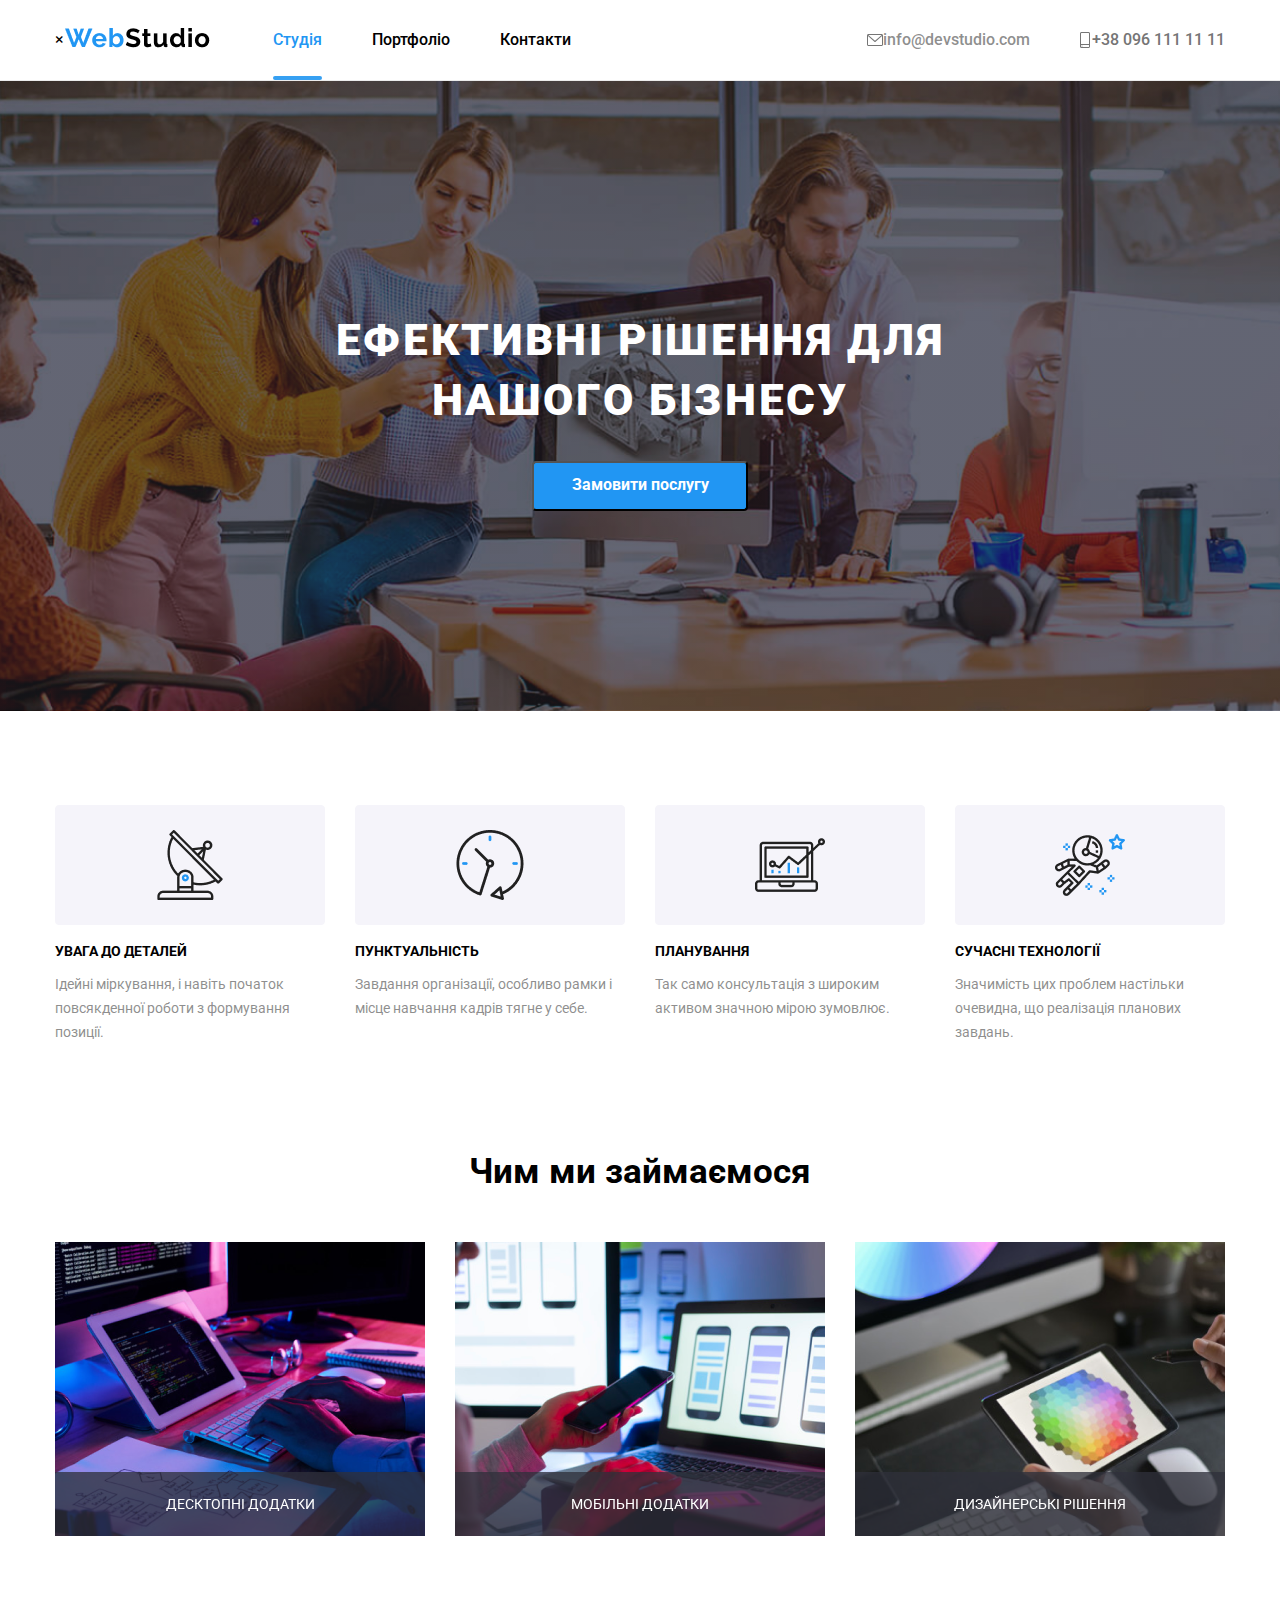
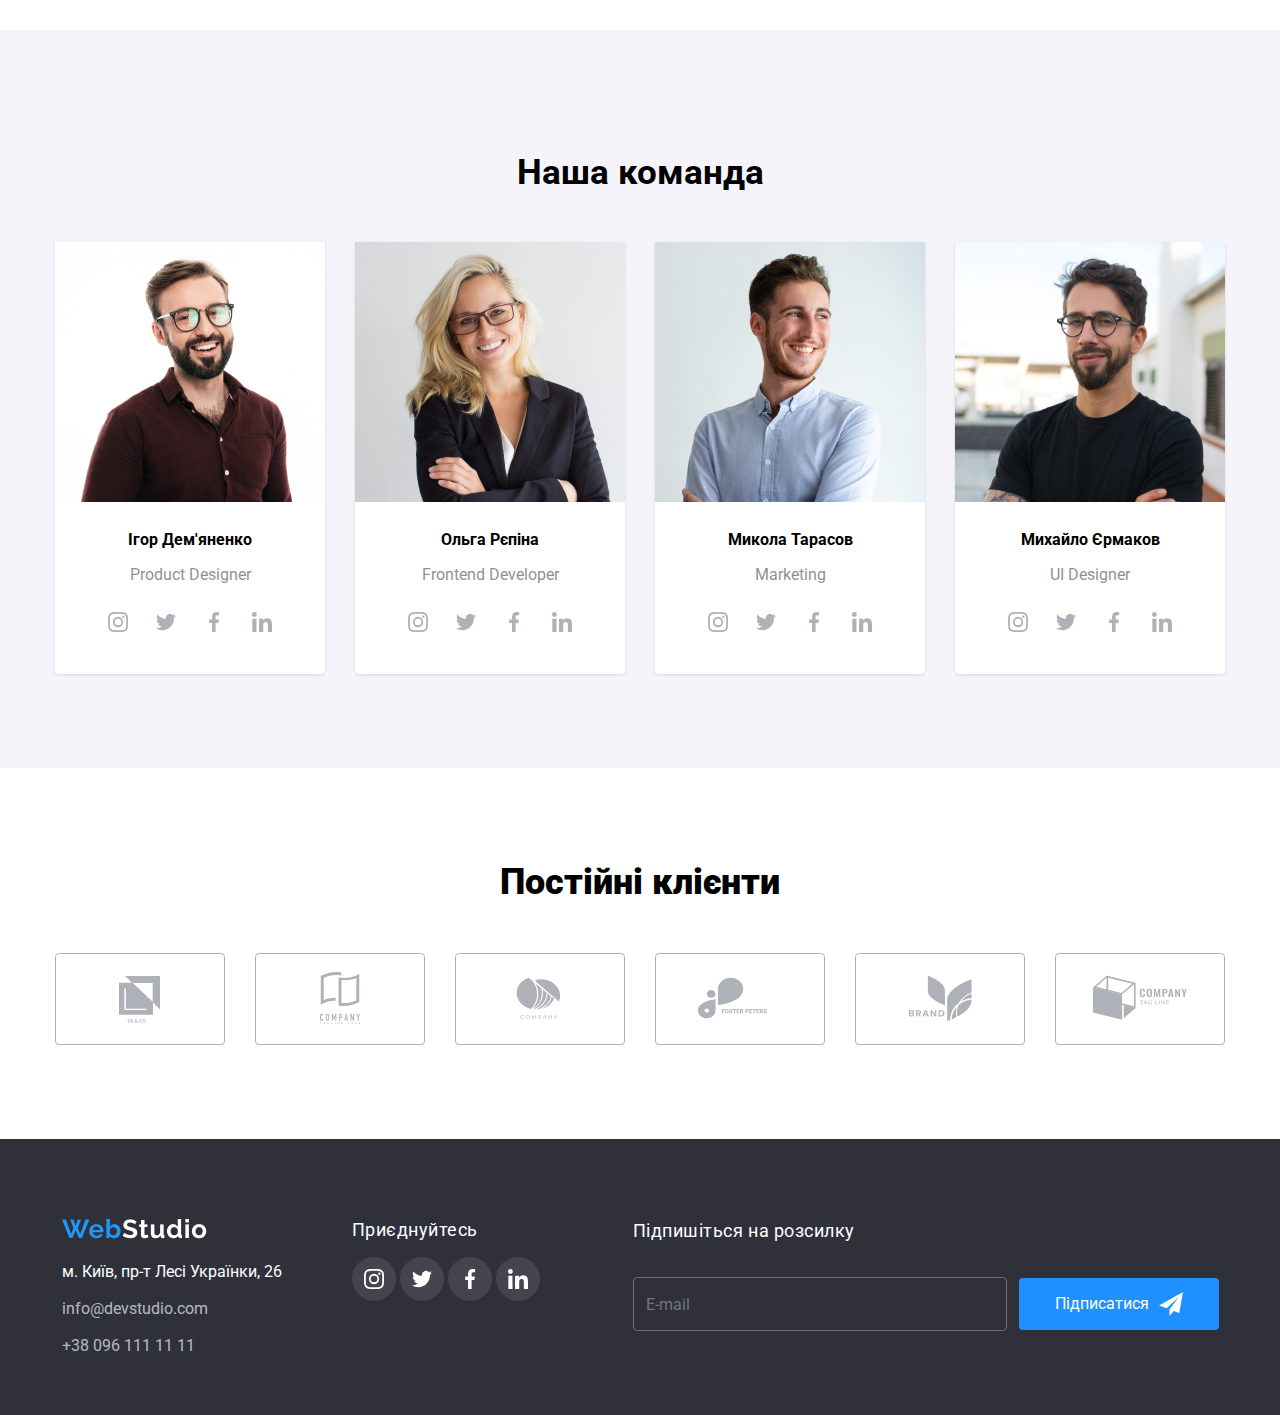
<file: index.html>
<!DOCTYPE html>
<html lang="en">

<head>
    <meta charset="UTF-8">
    <meta name="viewport" content="width=device-width, initial-scale=1.0">
    <title>WebStudio</title>
    <link rel="stylesheet" href="css/stylesss.css">
    <link rel="stylesheet" href="https://necolas.github.io/normalize.css/8.0.1/normalize.css">
    <link rel="stylesheet" href="css/styles.css">
    <link rel="preconnect" href="https://fonts.googleapis.com">
    <link rel="preconnect" href="https://fonts.gstatic.com" crossorigin>
    <link href="https://fonts.googleapis.com/css2?family=Roboto:wght@400;500;700;900&display=swap" rel="stylesheet">
</head>

<body>
    <header class="header">
        <div class="container">
            <div class="cont-box">
                <img class="header__logo1" src="img/logo.png" alt="логотип">
                <div class="bur">
                <button class="burger">
                    <span></span>
                </button>
                </div>
                <nav class="header__nav menu menu-2">
                    <picture class="header__logo">
                        <source srcset="img/new-foto/header-logo(1x).png 1x, img/new-foto/header-logo(2x).png 2x" type="image/png" />
                        <img src="./img/logo.png" alt="human" />
                    </picture>
                    <ul class="header__menu">
                        <li class="header__item">


                            <a class="header__link active" href="index.html">Студія</a>
                        </li>
                        <li class="header__item">
                            <a class="header__link active1" href="lesson.html">Портфоліо</a>

                        </li>
                        <li class="header__item">
                            <a class="header__link" href="contacts.html">Контакти</a>

                        </li>
                    </ul>
                    <div class="header__contacts">
                        <div class="header__item header__item--mail" id="header">
                            <svg class="header__icon header__icon--mail1" xmlns="http://www.w3.org/2000/svg" width="16"
                                height="12" fill="none">
                                <path class="header__icon--mail2" fill="#757575"
                                    d="M14.5 0h-13C.673 0 0 .673 0 1.5v9c0 .827.673 1.5 1.5 1.5h13c.827 0 1.5-.673 1.5-1.5v-9c0-.827-.673-1.5-1.5-1.5Zm0 1c.068 0 .133.014.192.039L8 6.839l-6.692-5.8A.498.498 0 0 1 1.5 1h13Zm0 10h-13a.5.5 0 0 1-.5-.5V2.095l6.672 5.783a.5.5 0 0 0 .656 0L15 2.095V10.5a.5.5 0 0 1-.5.5Z" />
                            </svg>
                            <a class="header__link header__link--mail"
                                href="mailto:info@devstudio.com">info@devstudio.com</a>
                        </div>
                        <div class="header__item header__item--tel">
                            <svg xmlns="http://www.w3.org/2000/svg" width="10" height="16" fill="none">
                                <path class="header__icon--tell" fill="#757575"
                                    d="M8.5 0h-7C.673 0 0 .673 0 1.5v13c0 .827.673 1.5 1.5 1.5h7c.827 0 1.5-.673 1.5-1.5v-13C10 .673 9.327 0 8.5 0Zm-7 1h7a.5.5 0 0 1 .5.5V12H1V1.5a.5.5 0 0 1 .5-.5Zm7 14h-7a.5.5 0 0 1-.5-.5V13h8v1.5a.5.5 0 0 1-.5.5Z" />
                                <path class="header__icon--tell" fill="#757575"
                                    d="M2.354 13.739a.445.445 0 0 1 0 .66.525.525 0 0 1-.708 0 .445.445 0 0 1 0-.66.525.525 0 0 1 .708 0Z" />
                            </svg>
                            <a class="header__link header__link--tell" href="tel:+380961111111">+38 096 111 11 11</a>
                        </div>
                    </div>
                </nav>
            </div>
        </div>
    </header>
    <main>
        <section class="one">
            <div class="fdfdf">
                <div class="container"></div>
                <h1 class="hhh1">ЕФЕКТИВНІ РІШЕННЯ ДЛЯ <br> Нашого Бізнесу</h1>

                <div class="bozx">
                    <button type="button" class="buttttonn" data-modal-open>Замовити послугу</button>
                    <div class="backdrop is-hidden" data-modal>
                        <div class="modal">
                            <div class="svg12gscs" data-close-modal>

                                <svg width="30" height="30" viewBox="0 0 30 30" fill="none"
                                    xmlns="http://www.w3.org/2000/svg">
                                    <circle cx="15" cy="15" r="15" fill="white" />
                                    <circle cx="15" cy="15" r="14.5" stroke="black" stroke-opacity="0.1" />
                                    <path class="pathss21"
                                        d="M21 10.1079L19.8921 9L15.5 13.3921L11.1079 9L10 10.1079L14.3921 14.5L10 18.8921L11.1079 20L15.5 15.6079L19.8921 20L21 18.8921L16.6079 14.5L21 10.1079Z"
                                        fill="black" />
                                </svg>
                            </div>
                            <h3 class="lesssw">Залиште свої дані, ми вам передзвонимо</h3>
                            <form class="sssssssss">
                                <label class="iteam-form-s" for="name">

                                    <p class="label-text-form">Ім'я</p>
                                    <div class="poshiows">
                                        <input class="iteam-form-input" type="text" id="name" name="name" required>
                                        <svg class="ssssq" width="18" height="18" viewBox="0 0 18 18" fill="none"
                                            xmlns="http://www.w3.org/2000/svg">
                                            <g clip-path="url(#clip0_11_4978)">
                                                <path class="sss12"
                                                    d="M9 9C10.6575 9 12 7.6575 12 6C12 4.3425 10.6575 3 9 3C7.3425 3 6 4.3425 6 6C6 7.6575 7.3425 9 9 9ZM9 10.5C6.9975 10.5 3 11.505 3 13.5V14.25C3 14.6625 3.3375 15 3.75 15H14.25C14.6625 15 15 14.6625 15 14.25V13.5C15 11.505 11.0025 10.5 9 10.5Z"
                                                    fill="#212121" />
                                            </g>
                                            <defs>
                                                <clipPath id="clip0_11_4978">
                                                    <rect width="18" height="18" fill="white" />
                                                </clipPath>
                                            </defs>

                                        </svg>
                                    </div>
                                </label>

                                <label class="iteam-form-s" for="phone">
                                    <p class="label-text-form">Телефон</p>
                                    <div class="poshiows">
                                        <input class="iteam-form-input" type="tel" id="phone" name="phone" required>
                                        <svg class="ssssq" width="18" height="18" viewBox="0 0 18 18" fill="none"
                                            xmlns="http://www.w3.org/2000/svg">
                                            <g clip-path="url(#clip0_60_11806)">
                                                <path class="sss12"
                                                    d="M13.996 11.1226L12.1579 10.9127C11.7164 10.8621 11.2822 11.0141 10.9711 11.3252L9.63948 12.6568C7.59147 11.6147 5.91254 9.94301 4.87044 7.88775L6.20925 6.54894C6.52043 6.23775 6.6724 5.80355 6.62174 5.3621L6.41188 3.53842C6.32504 2.8075 5.70991 2.2575 4.97176 2.2575H3.71979C2.90203 2.2575 2.22178 2.93776 2.27243 3.75552C2.65598 9.93577 7.59871 14.8713 13.7717 15.2548C14.5894 15.3055 15.2697 14.6252 15.2697 13.8075V12.5555C15.2769 11.8246 14.7269 11.2095 13.996 11.1226Z"
                                                    fill="#212121" />
                                            </g>
                                            <defs>
                                                <clipPath id="clip0_60_11806">
                                                    <rect width="18" height="18" fill="white" />
                                                </clipPath>
                                            </defs>
                                        </svg>
                                    </div>
                                </label>

                                <label class="iteam-form-s" for="email">
                                    <p class="label-text-form">Пошта</p>
                                    <div class="poshiows">
                                        <input class="iteam-form-input" type="tel" id="phone" name="phone" required>

                                        <svg class="ssssq" width="18" height="18" viewBox="0 0 18 18" fill="none"
                                            xmlns="http://www.w3.org/2000/svg">
                                            <g clip-path="url(#clip0_11_4989)">
                                                <path class="sss12"
                                                    d="M15 3H3C2.175 3 1.5075 3.675 1.5075 4.5L1.5 13.5C1.5 14.325 2.175 15 3 15H15C15.825 15 16.5 14.325 16.5 13.5V4.5C16.5 3.675 15.825 3 15 3ZM14.7 6.1875L9.3975 9.5025C9.1575 9.6525 8.8425 9.6525 8.6025 9.5025L3.3 6.1875C3.1125 6.0675 3 5.865 3 5.6475C3 5.145 3.5475 4.845 3.975 5.1075L9 8.25L14.025 5.1075C14.4525 4.845 15 5.145 15 5.6475C15 5.865 14.8875 6.0675 14.7 6.1875Z"
                                                    fill="#212121" />
                                            </g>
                                            <defs>
                                                <clipPath id="clip0_11_4989">
                                                    <rect width="18" height="18" fill="white" />
                                                </clipPath>
                                            </defs>
                                        </svg>
                                    </div>
                                </label>


                                <label class="iteam-form-s" for="comment">
                                    <p class="label-text-form">Коментар</p>
                                </label>

                                <textarea class="iteam-form-inputs" id="comment" name="comment"
                                    rows="4">Введіть текст</textarea>

                                <label class="iteam-form-ss">
                                    <input class="checkbox121" type="checkbox" name="agreement" required>
                                    <span class="ss3ws">Погоджуюся з розсилкою та приймаю</span> <a class="sss"
                                        href="#">Умови договору</a>
                                </label>
                                <div class="btm_box-n">
                                    <div class="sdscwc"><button class="btn" type="submit"
                                            data-modal-close>Відправити</button></div>
                                </div>
                            </form>
                        </div>


                    </div>
                </div>
            </div>
        </section>

        <section class="details">
            <div class="container">

                <ul class="list">
                    <li class="special-item" id="special-item1">
                        <h3 class="texst1">УВАГА ДО ДЕТАЛЕЙ</h3>

                        <p class="texst12">Ідейні міркування, і навіть початок повсякденної роботи з формування позиції.
                        </p>
                    </li>
                    <li class="special-item" id="special-item2">
                        <h3 class="texst1">ПУНКТУАЛЬНІСТЬ</h3>
                        <p class="texst12">Завдання організації, особливо рамки і місце навчання кадрів тягне у себе.
                        </p>
                    </li>
                    <li class="special-item" id="special-item3">
                        <h3 class="texst1">ПЛАНУВАННЯ</h3>


                        <p class="texst12">Так само консультація з широким активом значною мірою зумовлює.</p>
                    </li>
                    <li class="special-item" id="special-item4">
                        <h3 class="texst1">СУЧАСНІ ТЕХНОЛОГІЇ</h3>
                        <p class="texst12">Значимість цих проблем настільки очевидна, що реалізація планових завдань.
                        </p>
                    </li>
                </ul>

            </div>
        </section>
        <section class="imgsss">
            <div class="container">
                <h2 class="teamss-text">Чим ми займаємося</h2>
                <ul class="imgssa">
                    <li class="item">
                        <picture>
                            <source srcset="img/new-foto/4-section-foto1(1x).png 1x, img/new-foto/4-section-foto1(2x).png 2x" type="image/png" />
                            <img src="img/photo.jpg" alt="Десктопні додатки" />
                        </picture>
                        <div class="description">
                            <p class="it-s3-or4-i-forgot">ДЕСКТОПНІ ДОДАТКИ</p>

                        </div>
                    </li>
                    <li class="item">
                        <picture>
                            <source srcset="img/new-foto/4-section-foto2(1x).png 1x, img/new-foto/4-section-foto2(2x).png 2x" type="image/png" />
                            <img src="img/photo5.jpg" alt="Мобільні додатки" />
                        </picture>
                        <div class="description">
                            <p class="it-s3-or4-i-forgot">МОБІЛЬНІ ДОДАТКИ</p>
                        </div>
                    </li>
                    <li class="item">
                        <picture>
                            <source srcset="img/new-foto/4-section-foto3(1x).png 1x, img/new-foto/4-section-foto3(2x).png 2x" type="image/png" />
                            <img src="img/photo4.jpg" alt="Дизайнерські рішення" />
                        </picture>
                        <div class="description">
                            <p class="it-s3-or4-i-forgot">ДИЗАЙНЕРСЬКІ РІШЕННЯ</p>
                        </div>

                    </li>
                </ul>
            </div>
        </section>
        <section class="team">
            <div class="container">
                <h2 class="teamss-text">Наша команда</h2>
                <ul class="team-main">
                    <li class="item-last">
                        <article>
                            <figure>
                                <picture>
                                    <source srcset="img/new-foto/5-section-foto1(1x).jpg 1x, img/new-foto/5-section-foto1(2x).jpg 2x" type="image/png" />
                                    <img src="img/person2.jpg" alt="Фото людини" />
                                </picture>

                                <figcaption>
                                    <b>
                                        <p>Ігор Дем'яненко</p>
                                    </b>
                                    <p class="text777">Product Designer</p>
                                    <svg class="insta0" xmlns="http://www.w3.org/2000/svg" width="44" height="44"
                                        fill="none">
                                        <path class="insta1" fill="#fff"
                                            d="M44 22a21.931 21.931 0 0 1-6.444 15.556A21.931 21.931 0 0 1 22 44a21.931 21.931 0 0 1-15.556-6.444A21.931 21.931 0 0 1 0 22 21.931 21.931 0 0 1 6.444 6.444 21.931 21.931 0 0 1 22 0a21.931 21.931 0 0 1 15.556 6.444A21.931 21.931 0 0 1 44 22Z" />
                                        <g fill="#AFB1B8" clip-path="url(#a)">
                                            <path class="insta2"
                                                d="M31.98 17.88c-.046-1.063-.218-1.793-.464-2.426a4.881 4.881 0 0 0-1.157-1.774 4.922 4.922 0 0 0-1.77-1.153c-.637-.246-1.363-.418-2.426-.464-1.07-.051-1.41-.063-4.126-.063-2.715 0-3.055.012-4.122.059-1.063.046-1.793.219-2.426.465a4.879 4.879 0 0 0-1.774 1.156 4.923 4.923 0 0 0-1.152 1.77c-.247.637-.418 1.363-.465 2.426-.051 1.07-.063 1.41-.063 4.126 0 2.715.012 3.055.059 4.122.047 1.063.219 1.793.465 2.426a4.932 4.932 0 0 0 1.156 1.774c.5.508 1.106.902 1.77 1.152.637.247 1.364.419 2.426.465 1.067.047 1.407.059 4.122.059 2.716 0 3.055-.012 4.122-.059 1.063-.046 1.793-.218 2.426-.464a5.116 5.116 0 0 0 2.927-2.927c.246-.637.418-1.364.465-2.426.047-1.067.058-1.407.058-4.122s-.004-3.055-.05-4.122Zm-1.8 8.166c-.044.977-.208 1.504-.344 1.855a3.318 3.318 0 0 1-1.9 1.9c-.35.136-.882.3-1.855.343-1.055.047-1.371.059-4.04.059-2.668 0-2.989-.012-4.04-.059-.977-.043-1.504-.207-1.856-.344a3.076 3.076 0 0 1-1.148-.746 3.109 3.109 0 0 1-.747-1.148c-.136-.352-.3-.883-.343-1.856-.047-1.055-.059-1.372-.059-4.04 0-2.669.012-2.99.059-4.04.043-.977.207-1.504.343-1.856a3.04 3.04 0 0 1 .75-1.149 3.104 3.104 0 0 1 1.15-.746c.35-.136.882-.3 1.855-.344 1.055-.046 1.372-.058 4.04-.058 2.672 0 2.989.011 4.04.058.977.043 1.504.207 1.856.344.433.16.828.414 1.148.746.332.325.586.715.747 1.15.136.35.3.882.343 1.855.047 1.055.059 1.371.059 4.04 0 2.668-.012 2.98-.059 4.036Z" />
                                            <path class="insta3"
                                                d="M22.037 16.864a5.139 5.139 0 1 0 5.138 5.138 5.139 5.139 0 0 0-5.138-5.138Zm0 8.47a3.333 3.333 0 1 1 .001-6.666 3.333 3.333 0 0 1 0 6.667ZM28.578 16.661a1.2 1.2 0 1 1-2.4 0 1.2 1.2 0 0 1 2.4 0Z" />
                                        </g>
                                        <defs>
                                            <clipPath id="a">
                                                <path class="insta4" fill="#fff" d="M12 12h20v20H12z" />
                                            </clipPath>
                                        </defs>
                                    </svg>
                                    <svg class="twitter0" xmlns="http://www.w3.org/2000/svg" width="44" height="44"
                                        fill="none">
                                        <path class="twitter1" fill="#fff"
                                            d="M44 22a21.931 21.931 0 0 1-6.444 15.556A21.931 21.931 0 0 1 22 44a21.931 21.931 0 0 1-15.556-6.444A21.931 21.931 0 0 1 0 22 21.931 21.931 0 0 1 6.444 6.444 21.931 21.931 0 0 1 22 0a21.931 21.931 0 0 1 15.556 6.444A21.931 21.931 0 0 1 44 22Z" />
                                        <g clip-path="url(#a)">
                                            <path class="twitter2" fill="#AFB1B8"
                                                d="M32 15.799a8.55 8.55 0 0 1-2.363.647 4.076 4.076 0 0 0 1.804-2.266 8.191 8.191 0 0 1-2.6.992 4.099 4.099 0 0 0-7.093 2.804c0 .325.028.638.096.935-3.409-.166-6.425-1.8-8.452-4.289a4.128 4.128 0 0 0-.56 2.073c0 1.42.73 2.679 1.82 3.407a4.048 4.048 0 0 1-1.852-.505v.045a4.119 4.119 0 0 0 3.285 4.03 4.09 4.09 0 0 1-1.075.134 3.62 3.62 0 0 1-.776-.07c.531 1.624 2.039 2.818 3.831 2.857a8.238 8.238 0 0 1-5.084 1.748 7.67 7.67 0 0 1-.981-.056 11.543 11.543 0 0 0 6.29 1.84c7.545 0 11.67-6.25 11.67-11.668 0-.18-.006-.356-.015-.53A8.179 8.179 0 0 0 32 15.8Z" />
                                        </g>
                                        <defs>
                                            <clipPath id="a">
                                                <path class="twitter3" fill="#fff" d="M12 12h20v20H12z" />
                                            </clipPath>

                                        </defs>
                                    </svg>
                                    <svg class="face0" xmlns="http://www.w3.org/2000/svg" width="44" height="44"
                                        fill="none">
                                        <path class="face1" fill="#fff"
                                            d="M44 22a21.931 21.931 0 0 1-6.444 15.556A21.931 21.931 0 0 1 22 44a21.931 21.931 0 0 1-15.556-6.444A21.931 21.931 0 0 1 0 22 21.931 21.931 0 0 1 6.444 6.444 21.931 21.931 0 0 1 22 0a21.931 21.931 0 0 1 15.556 6.444A21.931 21.931 0 0 1 44 22Z" />
                                        <g clip-path="url(#a)">
                                            <path class="face2" fill="#AFB1B8"
                                                d="M25.33 15.32h1.827v-3.18a23.588 23.588 0 0 0-2.66-.14c-2.633 0-4.436 1.656-4.436 4.7v2.8h-2.905v3.555h2.905V32h3.562v-8.944h2.787l.443-3.555h-3.231v-2.45c0-1.027.277-1.73 1.709-1.73Z" />
                                        </g>
                                        <defs>
                                            <clipPath id="a">
                                                <path class="face3" fill="#fff" d="M12 12h20v20H12z" />
                                            </clipPath>
                                        </defs>
                                    </svg>
                                    <svg class="in0" xmlns="http://www.w3.org/2000/svg" width="44" height="44"
                                        fill="none">
                                        <path class="in1" fill="#fff"
                                            d="M44 22a21.931 21.931 0 0 1-6.444 15.556A21.931 21.931 0 0 1 22 44a21.931 21.931 0 0 1-15.556-6.444A21.931 21.931 0 0 1 0 22 21.931 21.931 0 0 1 6.444 6.444 21.931 21.931 0 0 1 22 0a21.931 21.931 0 0 1 15.556 6.444A21.931 21.931 0 0 1 44 22Z" />
                                        <g fill="#AFB1B8" clip-path="url(#a)">
                                            <path class="in2"
                                                d="M31.995 32H32v-7.336c0-3.588-.773-6.352-4.968-6.352-2.016 0-3.37 1.106-3.922 2.155h-.058v-1.82h-3.978v13.352h4.142v-6.611c0-1.741.33-3.425 2.486-3.425 2.124 0 2.155 1.987 2.155 3.536V32h4.138ZM12.33 18.648h4.147V32H12.33V18.648ZM14.402 12A2.402 2.402 0 0 0 12 14.402c0 1.325 1.076 2.424 2.402 2.424 1.325 0 2.401-1.099 2.401-2.424A2.403 2.403 0 0 0 14.402 12Z" />
                                        </g>
                                        <defs>
                                            <clipPath id="a">
                                                <path class="in3" fill="#fff" d="M12 12h20v20H12z" />
                                            </clipPath>
                                        </defs>
                                    </svg>
                                </figcaption>
                            </figure>

                        </article>
                    </li>
                    <li class="item-last">
                        <article>
                            <figure>
                                <picture>
                                    <source srcset="img/new-foto/5-section-foto2(1x).jpg 1x, img/new-foto/5-section-foto2(2x).jpg 2x" type="image/png" />
                                    <img src="img/person1.jpg" alt="Фото людини" />
                                </picture>
                                <figcaption>
                                    <b>


                                        <p>Ольга Рєпіна</p>
                                    </b>
                                    <p class="text777">Frontend Developer</p>
                                    <svg class="insta0" xmlns="http://www.w3.org/2000/svg" width="44" height="44"
                                        fill="none">
                                        <path class="insta1" fill="#fff"
                                            d="M44 22a21.931 21.931 0 0 1-6.444 15.556A21.931 21.931 0 0 1 22 44a21.931 21.931 0 0 1-15.556-6.444A21.931 21.931 0 0 1 0 22 21.931 21.931 0 0 1 6.444 6.444 21.931 21.931 0 0 1 22 0a21.931 21.931 0 0 1 15.556 6.444A21.931 21.931 0 0 1 44 22Z" />
                                        <g fill="#AFB1B8" clip-path="url(#a)">
                                            <path class="insta2"
                                                d="M31.98 17.88c-.046-1.063-.218-1.793-.464-2.426a4.881 4.881 0 0 0-1.157-1.774 4.922 4.922 0 0 0-1.77-1.153c-.637-.246-1.363-.418-2.426-.464-1.07-.051-1.41-.063-4.126-.063-2.715 0-3.055.012-4.122.059-1.063.046-1.793.219-2.426.465a4.879 4.879 0 0 0-1.774 1.156 4.923 4.923 0 0 0-1.152 1.77c-.247.637-.418 1.363-.465 2.426-.051 1.07-.063 1.41-.063 4.126 0 2.715.012 3.055.059 4.122.047 1.063.219 1.793.465 2.426a4.932 4.932 0 0 0 1.156 1.774c.5.508 1.106.902 1.77 1.152.637.247 1.364.419 2.426.465 1.067.047 1.407.059 4.122.059 2.716 0 3.055-.012 4.122-.059 1.063-.046 1.793-.218 2.426-.464a5.116 5.116 0 0 0 2.927-2.927c.246-.637.418-1.364.465-2.426.047-1.067.058-1.407.058-4.122s-.004-3.055-.05-4.122Zm-1.8 8.166c-.044.977-.208 1.504-.344 1.855a3.318 3.318 0 0 1-1.9 1.9c-.35.136-.882.3-1.855.343-1.055.047-1.371.059-4.04.059-2.668 0-2.989-.012-4.04-.059-.977-.043-1.504-.207-1.856-.344a3.076 3.076 0 0 1-1.148-.746 3.109 3.109 0 0 1-.747-1.148c-.136-.352-.3-.883-.343-1.856-.047-1.055-.059-1.372-.059-4.04 0-2.669.012-2.99.059-4.04.043-.977.207-1.504.343-1.856a3.04 3.04 0 0 1 .75-1.149 3.104 3.104 0 0 1 1.15-.746c.35-.136.882-.3 1.855-.344 1.055-.046 1.372-.058 4.04-.058 2.672 0 2.989.011 4.04.058.977.043 1.504.207 1.856.344.433.16.828.414 1.148.746.332.325.586.715.747 1.15.136.35.3.882.343 1.855.047 1.055.059 1.371.059 4.04 0 2.668-.012 2.98-.059 4.036Z" />
                                            <path class="insta3"
                                                d="M22.037 16.864a5.139 5.139 0 1 0 5.138 5.138 5.139 5.139 0 0 0-5.138-5.138Zm0 8.47a3.333 3.333 0 1 1 .001-6.666 3.333 3.333 0 0 1 0 6.667ZM28.578 16.661a1.2 1.2 0 1 1-2.4 0 1.2 1.2 0 0 1 2.4 0Z" />
                                        </g>
                                        <defs>
                                            <clipPath id="a">

                                                <path class="insta4" fill="#fff" d="M12 12h20v20H12z" />
                                            </clipPath>
                                        </defs>
                                    </svg>
                                    <svg class="twitter0" xmlns="http://www.w3.org/2000/svg" width="44" height="44"
                                        fill="none">
                                        <path class="twitter1" fill="#fff"
                                            d="M44 22a21.931 21.931 0 0 1-6.444 15.556A21.931 21.931 0 0 1 22 44a21.931 21.931 0 0 1-15.556-6.444A21.931 21.931 0 0 1 0 22 21.931 21.931 0 0 1 6.444 6.444 21.931 21.931 0 0 1 22 0a21.931 21.931 0 0 1 15.556 6.444A21.931 21.931 0 0 1 44 22Z" />
                                        <g clip-path="url(#a)">
                                            <path class="twitter2" fill="#AFB1B8"
                                                d="M32 15.799a8.55 8.55 0 0 1-2.363.647 4.076 4.076 0 0 0 1.804-2.266 8.191 8.191 0 0 1-2.6.992 4.099 4.099 0 0 0-7.093 2.804c0 .325.028.638.096.935-3.409-.166-6.425-1.8-8.452-4.289a4.128 4.128 0 0 0-.56 2.073c0 1.42.73 2.679 1.82 3.407a4.048 4.048 0 0 1-1.852-.505v.045a4.119 4.119 0 0 0 3.285 4.03 4.09 4.09 0 0 1-1.075.134 3.62 3.62 0 0 1-.776-.07c.531 1.624 2.039 2.818 3.831 2.857a8.238 8.238 0 0 1-5.084 1.748 7.67 7.67 0 0 1-.981-.056 11.543 11.543 0 0 0 6.29 1.84c7.545 0 11.67-6.25 11.67-11.668 0-.18-.006-.356-.015-.53A8.179 8.179 0 0 0 32 15.8Z" />
                                        </g>
                                        <defs>
                                            <clipPath id="a">
                                                <path class="twitter3" fill="#fff" d="M12 12h20v20H12z" />
                                            </clipPath>
                                        </defs>
                                    </svg>
                                    <svg class="face0" xmlns="http://www.w3.org/2000/svg" width="44" height="44"
                                        fill="none">


                                        <path class="face1" fill="#fff"
                                            d="M44 22a21.931 21.931 0 0 1-6.444 15.556A21.931 21.931 0 0 1 22 44a21.931 21.931 0 0 1-15.556-6.444A21.931 21.931 0 0 1 0 22 21.931 21.931 0 0 1 6.444 6.444 21.931 21.931 0 0 1 22 0a21.931 21.931 0 0 1 15.556 6.444A21.931 21.931 0 0 1 44 22Z" />
                                        <g clip-path="url(#a)">
                                            <path class="face2" fill="#AFB1B8"
                                                d="M25.33 15.32h1.827v-3.18a23.588 23.588 0 0 0-2.66-.14c-2.633 0-4.436 1.656-4.436 4.7v2.8h-2.905v3.555h2.905V32h3.562v-8.944h2.787l.443-3.555h-3.231v-2.45c0-1.027.277-1.73 1.709-1.73Z" />
                                        </g>
                                        <defs>
                                            <clipPath id="a">
                                                <path class="face3" fill="#fff" d="M12 12h20v20H12z" />
                                            </clipPath>
                                        </defs>
                                    </svg>

                                    <svg class="in0" xmlns="http://www.w3.org/2000/svg" width="44" height="44"
                                        fill="none">
                                        <path class="in1" fill="#fff"
                                            d="M44 22a21.931 21.931 0 0 1-6.444 15.556A21.931 21.931 0 0 1 22 44a21.931 21.931 0 0 1-15.556-6.444A21.931 21.931 0 0 1 0 22 21.931 21.931 0 0 1 6.444 6.444 21.931 21.931 0 0 1 22 0a21.931 21.931 0 0 1 15.556 6.444A21.931 21.931 0 0 1 44 22Z" />
                                        <g fill="#AFB1B8" clip-path="url(#a)">
                                            <path class="in2"
                                                d="M31.995 32H32v-7.336c0-3.588-.773-6.352-4.968-6.352-2.016 0-3.37 1.106-3.922 2.155h-.058v-1.82h-3.978v13.352h4.142v-6.611c0-1.741.33-3.425 2.486-3.425 2.124 0 2.155 1.987 2.155 3.536V32h4.138ZM12.33 18.648h4.147V32H12.33V18.648ZM14.402 12A2.402 2.402 0 0 0 12 14.402c0 1.325 1.076 2.424 2.402 2.424 1.325 0 2.401-1.099 2.401-2.424A2.403 2.403 0 0 0 14.402 12Z" />
                                        </g>
                                        <defs>
                                            <clipPath id="a">
                                                <path class="in3" fill="#fff" d="M12 12h20v20H12z" />
                                            </clipPath>
                                        </defs>
                                        
                                    </svg>
                                </figcaption>
                            </figure>
                        </article>
                    </li>
                    <li class="item-last">
                        </article>
                        <figure>
                            <picture>
                                <source srcset="img/new-foto/5-section-foto3(1x).jpg 1x, img/new-foto/5-section-foto3(2x).jpg 2x" type="image/png" />
                                <img src="img/person3.jpg" alt="Фото людини" />
                            </picture>
                            <figcaption>

                                <b>
                                    <p>Микола Тарасов</p>
                                </b>
                                <p class="text777">Marketing</p>
                                <svg class="insta0" xmlns="http://www.w3.org/2000/svg" width="44" height="44"
                                    fill="none">
                                    <path class="insta1" fill="#fff"
                                        d="M44 22a21.931 21.931 0 0 1-6.444 15.556A21.931 21.931 0 0 1 22 44a21.931 21.931 0 0 1-15.556-6.444A21.931 21.931 0 0 1 0 22 21.931 21.931 0 0 1 6.444 6.444 21.931 21.931 0 0 1 22 0a21.931 21.931 0 0 1 15.556 6.444A21.931 21.931 0 0 1 44 22Z" />
                                    <g fill="#AFB1B8" clip-path="url(#a)">
                                        <path class="insta2"
                                            d="M31.98 17.88c-.046-1.063-.218-1.793-.464-2.426a4.881 4.881 0 0 0-1.157-1.774 4.922 4.922 0 0 0-1.77-1.153c-.637-.246-1.363-.418-2.426-.464-1.07-.051-1.41-.063-4.126-.063-2.715 0-3.055.012-4.122.059-1.063.046-1.793.219-2.426.465a4.879 4.879 0 0 0-1.774 1.156 4.923 4.923 0 0 0-1.152 1.77c-.247.637-.418 1.363-.465 2.426-.051 1.07-.063 1.41-.063 4.126 0 2.715.012 3.055.059 4.122.047 1.063.219 1.793.465 2.426a4.932 4.932 0 0 0 1.156 1.774c.5.508 1.106.902 1.77 1.152.637.247 1.364.419 2.426.465 1.067.047 1.407.059 4.122.059 2.716 0 3.055-.012 4.122-.059 1.063-.046 1.793-.218 2.426-.464a5.116 5.116 0 0 0 2.927-2.927c.246-.637.418-1.364.465-2.426.047-1.067.058-1.407.058-4.122s-.004-3.055-.05-4.122Zm-1.8 8.166c-.044.977-.208 1.504-.344 1.855a3.318 3.318 0 0 1-1.9 1.9c-.35.136-.882.3-1.855.343-1.055.047-1.371.059-4.04.059-2.668 0-2.989-.012-4.04-.059-.977-.043-1.504-.207-1.856-.344a3.076 3.076 0 0 1-1.148-.746 3.109 3.109 0 0 1-.747-1.148c-.136-.352-.3-.883-.343-1.856-.047-1.055-.059-1.372-.059-4.04 0-2.669.012-2.99.059-4.04.043-.977.207-1.504.343-1.856a3.04 3.04 0 0 1 .75-1.149 3.104 3.104 0 0 1 1.15-.746c.35-.136.882-.3 1.855-.344 1.055-.046 1.372-.058 4.04-.058 2.672 0 2.989.011 4.04.058.977.043 1.504.207 1.856.344.433.16.828.414 1.148.746.332.325.586.715.747 1.15.136.35.3.882.343 1.855.047 1.055.059 1.371.059 4.04 0 2.668-.012 2.98-.059 4.036Z" />
                                        <path class="insta3"
                                            d="M22.037 16.864a5.139 5.139 0 1 0 5.138 5.138 5.139 5.139 0 0 0-5.138-5.138Zm0 8.47a3.333 3.333 0 1 1 .001-6.666 3.333 3.333 0 0 1 0 6.667ZM28.578 16.661a1.2 1.2 0 1 1-2.4 0 1.2 1.2 0 0 1 2.4 0Z" />
                                    </g>
                                    <defs>
                                        <clipPath id="a">
                                            <path class="insta4" fill="#fff" d="M12 12h20v20H12z" />
                                        </clipPath>
                                    </defs>
                                </svg>
                                <svg class="twitter0" xmlns="http://www.w3.org/2000/svg" width="44" height="44"
                                    fill="none">
                                    <path class="twitter1" fill="#fff"
                                        d="M44 22a21.931 21.931 0 0 1-6.444 15.556A21.931 21.931 0 0 1 22 44a21.931 21.931 0 0 1-15.556-6.444A21.931 21.931 0 0 1 0 22 21.931 21.931 0 0 1 6.444 6.444 21.931 21.931 0 0 1 22 0a21.931 21.931 0 0 1 15.556 6.444A21.931 21.931 0 0 1 44 22Z" />
                                    <g clip-path="url(#a)">
                                        <path class="twitter2" fill="#AFB1B8"
                                            d="M32 15.799a8.55 8.55 0 0 1-2.363.647 4.076 4.076 0 0 0 1.804-2.266 8.191 8.191 0 0 1-2.6.992 4.099 4.099 0 0 0-7.093 2.804c0 .325.028.638.096.935-3.409-.166-6.425-1.8-8.452-4.289a4.128 4.128 0 0 0-.56 2.073c0 1.42.73 2.679 1.82 3.407a4.048 4.048 0 0 1-1.852-.505v.045a4.119 4.119 0 0 0 3.285 4.03 4.09 4.09 0 0 1-1.075.134 3.62 3.62 0 0 1-.776-.07c.531 1.624 2.039 2.818 3.831 2.857a8.238 8.238 0 0 1-5.084 1.748 7.67 7.67 0 0 1-.981-.056 11.543 11.543 0 0 0 6.29 1.84c7.545 0 11.67-6.25 11.67-11.668 0-.18-.006-.356-.015-.53A8.179 8.179 0 0 0 32 15.8Z" />
                                    </g>
                                    <defs>
                                        <clipPath id="a">
                                            <path class="twitter3" fill="#fff" d="M12 12h20v20H12z" />
                                        </clipPath>
                                    </defs>
                                </svg>
                                <svg class="face0" xmlns="http://www.w3.org/2000/svg" width="44" height="44"
                                    fill="none">
                                    <path class="face1" fill="#fff"
                                        d="M44 22a21.931 21.931 0 0 1-6.444 15.556A21.931 21.931 0 0 1 22 44a21.931 21.931 0 0 1-15.556-6.444A21.931 21.931 0 0 1 0 22 21.931 21.931 0 0 1 6.444 6.444 21.931 21.931 0 0 1 22 0a21.931 21.931 0 0 1 15.556 6.444A21.931 21.931 0 0 1 44 22Z" />
                                    <g clip-path="url(#a)">

                                        <path class="face2" fill="#AFB1B8"
                                            d="M25.33 15.32h1.827v-3.18a23.588 23.588 0 0 0-2.66-.14c-2.633 0-4.436 1.656-4.436 4.7v2.8h-2.905v3.555h2.905V32h3.562v-8.944h2.787l.443-3.555h-3.231v-2.45c0-1.027.277-1.73 1.709-1.73Z" />
                                    </g>
                                    <defs>
                                        <clipPath id="a">
                                            <path class="face3" fill="#fff" d="M12 12h20v20H12z" />
                                        </clipPath>
                                    </defs>
                                </svg>
                                <svg class="in0" xmlns="http://www.w3.org/2000/svg" width="44" height="44" fill="none">
                                    <path class="in1" fill="#fff"
                                        d="M44 22a21.931 21.931 0 0 1-6.444 15.556A21.931 21.931 0 0 1 22 44a21.931 21.931 0 0 1-15.556-6.444A21.931 21.931 0 0 1 0 22 21.931 21.931 0 0 1 6.444 6.444 21.931 21.931 0 0 1 22 0a21.931 21.931 0 0 1 15.556 6.444A21.931 21.931 0 0 1 44 22Z" />
                                    <g fill="#AFB1B8" clip-path="url(#a)">
                                        <path class="in2"
                                            d="M31.995 32H32v-7.336c0-3.588-.773-6.352-4.968-6.352-2.016 0-3.37 1.106-3.922 2.155h-.058v-1.82h-3.978v13.352h4.142v-6.611c0-1.741.33-3.425 2.486-3.425 2.124 0 2.155 1.987 2.155 3.536V32h4.138ZM12.33 18.648h4.147V32H12.33V18.648ZM14.402 12A2.402 2.402 0 0 0 12 14.402c0 1.325 1.076 2.424 2.402 2.424 1.325 0 2.401-1.099 2.401-2.424A2.403 2.403 0 0 0 14.402 12Z" />
                                    </g>
                                    <defs>
                                        <clipPath id="a">
                                            <path class="in3" fill="#fff" d="M12 12h20v20H12z" />
                                        </clipPath>
                                    </defs>

                                </svg>
                            </figcaption>
                        </figure>
                        </article>
                    </li>
                    <li class="item-last">
                        <article>
                            <figure>
                                <picture width="270" height="260">
                                    <source srcset="img/new-foto/5-section-foto4(1x).jpg 1x, img/new-foto/5-section-foto4(2x).jpg 2x" type="image/png" width="270" height="260"/>
                                    <img src="img/person4.jpg" alt="Фото людини" />
                                </picture>

                                <figcaption>
                                    <b>
                                        <p>Михайло Єрмаков</p>
                                    </b>
                                    <p class="text777">UI Designer</p>
                                    <svg class="insta0" xmlns="http://www.w3.org/2000/svg" width="44" height="44"
                                        fill="none">
                                        <path class="insta1" fill="#fff"
                                            d="M44 22a21.931 21.931 0 0 1-6.444 15.556A21.931 21.931 0 0 1 22 44a21.931 21.931 0 0 1-15.556-6.444A21.931 21.931 0 0 1 0 22 21.931 21.931 0 0 1 6.444 6.444 21.931 21.931 0 0 1 22 0a21.931 21.931 0 0 1 15.556 6.444A21.931 21.931 0 0 1 44 22Z" />
                                        <g fill="#AFB1B8" clip-path="url(#a)">
                                            <path class="insta2"
                                                d="M31.98 17.88c-.046-1.063-.218-1.793-.464-2.426a4.881 4.881 0 0 0-1.157-1.774 4.922 4.922 0 0 0-1.77-1.153c-.637-.246-1.363-.418-2.426-.464-1.07-.051-1.41-.063-4.126-.063-2.715 0-3.055.012-4.122.059-1.063.046-1.793.219-2.426.465a4.879 4.879 0 0 0-1.774 1.156 4.923 4.923 0 0 0-1.152 1.77c-.247.637-.418 1.363-.465 2.426-.051 1.07-.063 1.41-.063 4.126 0 2.715.012 3.055.059 4.122.047 1.063.219 1.793.465 2.426a4.932 4.932 0 0 0 1.156 1.774c.5.508 1.106.902 1.77 1.152.637.247 1.364.419 2.426.465 1.067.047 1.407.059 4.122.059 2.716 0 3.055-.012 4.122-.059 1.063-.046 1.793-.218 2.426-.464a5.116 5.116 0 0 0 2.927-2.927c.246-.637.418-1.364.465-2.426.047-1.067.058-1.407.058-4.122s-.004-3.055-.05-4.122Zm-1.8 8.166c-.044.977-.208 1.504-.344 1.855a3.318 3.318 0 0 1-1.9 1.9c-.35.136-.882.3-1.855.343-1.055.047-1.371.059-4.04.059-2.668 0-2.989-.012-4.04-.059-.977-.043-1.504-.207-1.856-.344a3.076 3.076 0 0 1-1.148-.746 3.109 3.109 0 0 1-.747-1.148c-.136-.352-.3-.883-.343-1.856-.047-1.055-.059-1.372-.059-4.04 0-2.669.012-2.99.059-4.04.043-.977.207-1.504.343-1.856a3.04 3.04 0 0 1 .75-1.149 3.104 3.104 0 0 1 1.15-.746c.35-.136.882-.3 1.855-.344 1.055-.046 1.372-.058 4.04-.058 2.672 0 2.989.011 4.04.058.977.043 1.504.207 1.856.344.433.16.828.414 1.148.746.332.325.586.715.747 1.15.136.35.3.882.343 1.855.047 1.055.059 1.371.059 4.04 0 2.668-.012 2.98-.059 4.036Z" />
                                            <path class="insta3"
                                                d="M22.037 16.864a5.139 5.139 0 1 0 5.138 5.138 5.139 5.139 0 0 0-5.138-5.138Zm0 8.47a3.333 3.333 0 1 1 .001-6.666 3.333 3.333 0 0 1 0 6.667ZM28.578 16.661a1.2 1.2 0 1 1-2.4 0 1.2 1.2 0 0 1 2.4 0Z" />
                                        </g>
                                        <defs>
                                            <clipPath id="a">
                                                <path class="insta4" fill="#fff" d="M12 12h20v20H12z" />
                                            </clipPath>
                                        </defs>
                                    </svg>
                                    <svg class="twitter0" xmlns="http://www.w3.org/2000/svg" width="44" height="44"
                                        fill="none">
                                        <path class="twitter1" fill="#fff"
                                            d="M44 22a21.931 21.931 0 0 1-6.444 15.556A21.931 21.931 0 0 1 22 44a21.931 21.931 0 0 1-15.556-6.444A21.931 21.931 0 0 1 0 22 21.931 21.931 0 0 1 6.444 6.444 21.931 21.931 0 0 1 22 0a21.931 21.931 0 0 1 15.556 6.444A21.931 21.931 0 0 1 44 22Z" />
                                        <g clip-path="url(#a)">
                                            <path class="twitter2" fill="#AFB1B8"
                                                d="M32 15.799a8.55 8.55 0 0 1-2.363.647 4.076 4.076 0 0 0 1.804-2.266 8.191 8.191 0 0 1-2.6.992 4.099 4.099 0 0 0-7.093 2.804c0 .325.028.638.096.935-3.409-.166-6.425-1.8-8.452-4.289a4.128 4.128 0 0 0-.56 2.073c0 1.42.73 2.679 1.82 3.407a4.048 4.048 0 0 1-1.852-.505v.045a4.119 4.119 0 0 0 3.285 4.03 4.09 4.09 0 0 1-1.075.134 3.62 3.62 0 0 1-.776-.07c.531 1.624 2.039 2.818 3.831 2.857a8.238 8.238 0 0 1-5.084 1.748 7.67 7.67 0 0 1-.981-.056 11.543 11.543 0 0 0 6.29 1.84c7.545 0 11.67-6.25 11.67-11.668 0-.18-.006-.356-.015-.53A8.179 8.179 0 0 0 32 15.8Z" />
                                        </g>
                                        <defs>
                                            <clipPath id="a">
                                                <path class="twitter3" fill="#fff" d="M12 12h20v20H12z" />
                                            </clipPath>
                                        </defs>
                                    </svg>
                                    <svg class="face0" xmlns="http://www.w3.org/2000/svg" width="44" height="44"
                                        fill="none">
                                        <path class="face1" fill="#fff"
                                            d="M44 22a21.931 21.931 0 0 1-6.444 15.556A21.931 21.931 0 0 1 22 44a21.931 21.931 0 0 1-15.556-6.444A21.931 21.931 0 0 1 0 22 21.931 21.931 0 0 1 6.444 6.444 21.931 21.931 0 0 1 22 0a21.931 21.931 0 0 1 15.556 6.444A21.931 21.931 0 0 1 44 22Z" />
                                        <g clip-path="url(#a)">
                                            <path class="face2" fill="#AFB1B8"
                                                d="M25.33 15.32h1.827v-3.18a23.588 23.588 0 0 0-2.66-.14c-2.633 0-4.436 1.656-4.436 4.7v2.8h-2.905v3.555h2.905V32h3.562v-8.944h2.787l.443-3.555h-3.231v-2.45c0-1.027.277-1.73 1.709-1.73Z" />
                                        </g>
                                        <defs>
                                            <clipPath id="a">
                                                <path class="face3" fill="#fff" d="M12 12h20v20H12z" />
                                            </clipPath>
                                        </defs>
                                    </svg>
                                    <svg class="in0" xmlns="http://www.w3.org/2000/svg" width="44" height="44"
                                        fill="none">
                                        <path class="in1" fill="#fff"
                                            d="M44 22a21.931 21.931 0 0 1-6.444 15.556A21.931 21.931 0 0 1 22 44a21.931 21.931 0 0 1-15.556-6.444A21.931 21.931 0 0 1 0 22 21.931 21.931 0 0 1 6.444 6.444 21.931 21.931 0 0 1 22 0a21.931 21.931 0 0 1 15.556 6.444A21.931 21.931 0 0 1 44 22Z" />
                                        <g fill="#AFB1B8" clip-path="url(#a)">
                                            <path class="in2"
                                                d="M31.995 32H32v-7.336c0-3.588-.773-6.352-4.968-6.352-2.016 0-3.37 1.106-3.922 2.155h-.058v-1.82h-3.978v13.352h4.142v-6.611c0-1.741.33-3.425 2.486-3.425 2.124 0 2.155 1.987 2.155 3.536V32h4.138ZM12.33 18.648h4.147V32H12.33V18.648ZM14.402 12A2.402 2.402 0 0 0 12 14.402c0 1.325 1.076 2.424 2.402 2.424 1.325 0 2.401-1.099 2.401-2.424A2.403 2.403 0 0 0 14.402 12Z" />
                                        </g>
                                        <defs>
                                            <clipPath id="a">
                                                <path class="in3" fill="#fff" d="M12 12h20v20H12z" />
                                            </clipPath>
                                        </defs>
                                    </svg>
                                </figcaption>
                            </figure>
                        </article>

                    </li>
                </ul>
            </div>
        </section>
        <section class="klients">
            <div class="container">
                <h2 class="klient-section-text">Постійні клієнти</h2>
                <div class="section-last100klient-box-item">
                    <svg class="kliant00" xmlns="http://www.w3.org/2000/svg" width="170" height="92" fill="none">
                        <rect class="kliant01" width="169" height="91" x=".5" y=".5" stroke="#AFB1B8" rx="3.5" />
                        <path class="kliant02" fill="#AFB1B8" fill-rule="evenodd"
                            d="m70 23 7.008 6.634L64 29.626v32.188h34V49.507l7 6.627V23H70Zm27.692 25.728-19.87-18.81h19.87v18.81Zm-6.169 8.377H69.38V35.459h1.565V55.64h20.578v1.465ZM74.61 66.1l-.818 1.685-.818-1.685h-.686l1.194 2.246v1.309h.62v-1.309l1.192-2.246h-.684Zm1.028 3.555.288-.828h1.377l.29.828h.645l-1.345-3.555h-.555l-1.342 3.555h.642Zm.976-2.8.515 1.474h-1.03l.515-1.475Zm3.257 1.389a.807.807 0 0 0-.134.451c0 .3.105.543.315.73.211.186.493.279.844.279.352 0 .655-.096.909-.286l.2.237h.688l-.522-.618c.205-.28.308-.639.308-1.076h-.516c0 .239-.05.456-.148.651l-.687-.81.242-.176a1.34 1.34 0 0 0 .369-.371.785.785 0 0 0 .112-.41.732.732 0 0 0-.249-.564.895.895 0 0 0-.635-.23c-.286 0-.514.082-.683.244-.17.162-.254.381-.254.66 0 .114.027.232.08.354.056.122.153.27.29.444-.263.189-.44.352-.529.49Zm1.604.786a.905.905 0 0 1-.561.2.585.585 0 0 1-.425-.154.533.533 0 0 1-.159-.4c0-.19.098-.36.293-.508l.076-.054.776.916Zm-.637-1.575c-.168-.207-.252-.378-.252-.515 0-.119.035-.217.103-.295a.348.348 0 0 1 .276-.118.37.37 0 0 1 .266.1c.07.066.105.144.105.237a.44.44 0 0 1-.151.344l-.076.062-.271.185Zm5.786 1.931c.244-.213.384-.51.42-.888h-.615c-.033.254-.11.435-.232.544-.122.11-.305.164-.547.164-.265 0-.467-.101-.606-.303-.136-.202-.205-.495-.205-.88v-.314c.004-.38.077-.666.22-.862.145-.197.352-.295.62-.295.231 0 .406.057.525.17.12.113.195.297.225.552h.615c-.04-.389-.178-.69-.418-.903-.239-.213-.555-.32-.947-.32-.291 0-.548.07-.771.208a1.346 1.346 0 0 0-.51.59 2.082 2.082 0 0 0-.179.887v.332c.005.327.066.614.183.862.118.247.284.438.498.573.217.134.467.2.75.2.405 0 .73-.105.974-.317Zm3.63-.498c.12-.263.181-.57.181-.918v-.197a2.149 2.149 0 0 0-.185-.911 1.356 1.356 0 0 0-.52-.6c-.224-.14-.48-.21-.77-.21-.29 0-.546.07-.771.212-.223.14-.396.342-.52.608a2.174 2.174 0 0 0-.183.918v.2c.002.34.063.64.185.9.124.261.298.462.523.604.226.14.483.21.771.21.292 0 .549-.07.772-.21.224-.142.397-.344.517-.606Zm-.661-2.01c.15.21.224.513.224.907v.185c0 .4-.074.705-.222.913-.146.209-.356.313-.63.313a.738.738 0 0 1-.634-.32c-.152-.213-.227-.515-.227-.906v-.205c.003-.382.08-.678.229-.886a.731.731 0 0 1 .628-.315c.273 0 .484.105.632.315Z"
                            clip-rule="evenodd" />
                    </svg>



                    <svg class="kliant10" xmlns="http://www.w3.org/2000/svg" width="170" height="92" fill="none">
                        <rect class="kliant13" width="169" height="91" x=".5" y=".5" stroke="#AFB1B8" rx="3.5" />
                        <path class="kliant11" fill="#AFB1B8" fill-rule="evenodd"
                            d="M82.114 21.934h-.137a17.43 17.43 0 0 0-.63-.022h-.455c-.397 0-.802.01-1.204.03a.628.628 0 0 0-.091 0 28.276 28.276 0 0 0-10.516 2.683l-.433.208v22.142l1.012-.344c.888-.305 1.834-.58 2.813-.834a34.329 34.329 0 0 1 8.095-1.075v2.909c-.362.002-.713.012-1.065.03h-.084a32.36 32.36 0 0 0-6.228.956 31.635 31.635 0 0 0-7.42 2.892V23.112a29.728 29.728 0 0 1 7.785-3.166A29.793 29.793 0 0 1 80.892 19h.427c.511.013 1.01.036 1.478.071 1.233.087 2.456.282 3.655.582v2.864a22.638 22.638 0 0 0-3.541-.534l-.073-.006a8.726 8.726 0 0 0-.724-.043Zm5.039 2.927c.635.049 1.292.072 1.958.072a31.468 31.468 0 0 0 7.713-.99 31.767 31.767 0 0 0 7.417-2.893v27.89a29.809 29.809 0 0 1-7.786 3.166 29.943 29.943 0 0 1-7.337.944 22.405 22.405 0 0 1-5.565-.656V24.322c.43.1.873.191 1.323.267.739.125 1.518.216 2.277.272Zm14.194.216-1.012.341c-.93.313-1.87.593-2.813.842a34.263 34.263 0 0 1-8.406 1.078c-.66 0-1.267-.018-1.854-.056l-.807-.053V50.006l.693.06c.642.057 1.305.085 1.973.085a26.884 26.884 0 0 0 6.62-.857 27.746 27.746 0 0 0 5.173-1.86l.433-.208V25.078Z"
                            clip-rule="evenodd" />
                        <path class="kliant12" fill="#AFB1B8"
                            d="M67.737 61.212a1.491 1.491 0 0 0-1.126-.455 1.672 1.672 0 0 0-.65.122 1.464 1.464 0 0 0-.832.842c-.08.2-.119.413-.116.628v3.794c-.01.267.042.533.149.778.09.195.219.368.38.509.151.127.329.22.52.27.185.051.376.078.567.078.211.002.42-.043.612-.132a1.6 1.6 0 0 0 .96-1.465v-.424h-.993v.338a.88.88 0 0 1-.058.338.608.608 0 0 1-.144.214.697.697 0 0 1-.415.145.503.503 0 0 1-.465-.204.898.898 0 0 1-.132-.508v-3.538c-.006-.196.036-.39.122-.567a.507.507 0 0 1 .485-.229.527.527 0 0 1 .443.214.806.806 0 0 1 .164.509v.328h.982v-.387a1.79 1.79 0 0 0-.121-.664 1.56 1.56 0 0 0-.332-.534ZM73.629 61.17a1.765 1.765 0 0 0-1.128-.418c-.202 0-.403.037-.592.107A1.56 1.56 0 0 0 71 61.7c-.1.231-.15.482-.145.735v3.638c-.006.256.043.51.145.746.09.195.22.369.384.508.152.14.33.25.524.32.19.07.39.106.592.107a1.714 1.714 0 0 0 1.128-.427c.158-.142.285-.315.374-.508.102-.235.151-.49.144-.746v-3.639a1.77 1.77 0 0 0-.144-.734 1.641 1.641 0 0 0-.374-.532Zm-.463 4.904a.656.656 0 0 1-.197.527.727.727 0 0 1-.934 0 .65.65 0 0 1-.197-.527v-3.639a.653.653 0 0 1 .197-.526.726.726 0 0 1 .934 0 .652.652 0 0 1 .197.526v3.64ZM81.367 67.7v-6.89h-.953l-1.253 3.647h-.017l-1.263-3.646h-.943v6.888h.984v-4.19h.017l.964 2.962h.491l.971-2.962h.018v4.19h.984ZM86.958 61.294c-.151-.17-.343-.3-.556-.377a2.184 2.184 0 0 0-.714-.107h-1.462v6.89h.981v-2.691h.506c.307.014.611-.051.886-.188a1.43 1.43 0 0 0 .539-.527c.113-.183.19-.387.225-.6a4.9 4.9 0 0 0 .053-.783c.01-.33-.023-.662-.096-.984a1.466 1.466 0 0 0-.362-.633Zm-.506 2.1a.867.867 0 0 1-.091.359.552.552 0 0 1-.253.241 1.006 1.006 0 0 1-.463.087h-.448v-2.342h.506a.942.942 0 0 1 .443.086.556.556 0 0 1 .23.254c.054.121.083.252.086.384v.458c0 .16.01.326 0 .473h-.01ZM91.608 60.81h-.805l-1.518 6.89h.982l.288-1.48h1.338l.289 1.48h.981l-1.555-6.89Zm-.906 4.471.483-2.497h.018l.48 2.497h-.981ZM97.95 64.96h-.018l-1.482-4.15h-.944v6.89h.981v-4.143h.02l1.5 4.142h.924v-6.888h-.981v4.15ZM103.948 60.81l-.79 2.74h-.02l-.789-2.74h-1.04l1.348 3.978v2.911h.982v-2.911l1.348-3.977h-1.039ZM65 69.644h.473v1.328h.321v-1.328h.47v-.272H65v.272ZM68.977 69.372l-.62 1.6h.341l.132-.364h.638l.136.364h.35l-.636-1.6h-.341Zm-.05.967.217-.593.217.593h-.435ZM72.908 70.382h.37v.206a.613.613 0 0 1-.38.135.404.404 0 0 1-.34-.153.67.67 0 0 1-.118-.417c0-.356.154-.534.46-.534a.337.337 0 0 1 .362.255l.316-.061c-.068-.313-.293-.47-.678-.47a.804.804 0 0 0-.559.205.78.78 0 0 0-.23.615.872.872 0 0 0 .205.6.776.776 0 0 0 .607.234.96.96 0 0 0 .678-.254v-.63h-.693v.27ZM76.923 69.372h-.324v1.6h1.12V70.7h-.796v-1.328ZM80.317 69.372h-.323v1.6h.323v-1.6ZM83.636 70.44l-.655-1.068h-.313v1.6h.3v-1.045l.643 1.045h.322v-1.6h-.297v1.069ZM86.637 70.267h.797v-.272h-.797v-.35h.857v-.273h-1.181v1.6h1.214V70.7h-.89v-.433ZM93.912 70.003h-.63v-.63h-.32v1.599h.32v-.7h.63v.7h.322v-1.6h-.322v.631ZM96.93 70.267h.8v-.272h-.8v-.35h.86v-.273H96.61v1.6h1.212V70.7h-.89v-.433ZM101.023 70.268c.279-.044.42-.191.42-.445a.38.38 0 0 0-.157-.356.903.903 0 0 0-.468-.094h-.678v1.599h.322v-.669h.063a.433.433 0 0 1 .2.036c.047.029.086.069.114.117l.349.508h.384l-.195-.312a1.11 1.11 0 0 0-.354-.384Zm-.324-.222h-.237v-.401h.253a.838.838 0 0 1 .326.038.212.212 0 0 1 .046.255.213.213 0 0 1-.061.07.915.915 0 0 1-.327.038ZM104.11 70.267h.796v-.272h-.796v-.35h.86v-.273h-1.184v1.6H105V70.7h-.89v-.433Z" />
                    </svg>

                    <svg class="kliant20" xmlns="http://www.w3.org/2000/svg" width="170" height="92" fill="none">
                        <rect class="kliant21" width="169" height="91" x=".5" y=".5" stroke="#AFB1B8" rx="3.5" />
                        <path class="kliant22" fill="#AFB1B8"
                            d="M68.406 65.101c.016 0 .032.004.046.01a.122.122 0 0 1 .039.024l.218.208c-.17.169-.379.304-.614.396a2.39 2.39 0 0 1-.87.142c-.28.005-.558-.04-.817-.133a1.794 1.794 0 0 1-.616-.374 1.674 1.674 0 0 1-.398-.578 1.926 1.926 0 0 1-.14-.742 1.725 1.725 0 0 1 .573-1.322c.186-.163.409-.291.654-.377.269-.09.555-.135.843-.132a2.27 2.27 0 0 1 .782.12c.216.082.415.195.587.335l-.183.222a.177.177 0 0 1-.047.04.125.125 0 0 1-.073.017.177.177 0 0 1-.08-.023l-.097-.06-.137-.076a1.555 1.555 0 0 0-.43-.132 1.892 1.892 0 0 0-.325-.024 1.759 1.759 0 0 0-.605.1c-.18.063-.341.158-.474.28-.136.128-.241.28-.309.445a1.497 1.497 0 0 0-.111.587c-.004.203.034.406.111.597a1.3 1.3 0 0 0 .303.443c.125.12.28.215.453.275.178.064.369.097.561.095.112.001.223-.005.333-.019a1.316 1.316 0 0 0 .72-.306.171.171 0 0 1 .103-.038ZM74.704 64.054c.004.251-.046.5-.147.737a1.594 1.594 0 0 1-.41.572 1.888 1.888 0 0 1-.645.375 2.655 2.655 0 0 1-1.658 0 1.913 1.913 0 0 1-.64-.376 1.679 1.679 0 0 1-.415-.578 1.922 1.922 0 0 1 0-1.476c.093-.216.234-.413.415-.58.182-.159.4-.282.64-.363a2.61 2.61 0 0 1 1.658 0c.242.085.461.213.644.376.179.165.319.36.411.571.101.238.151.489.147.742Zm-.572 0a1.564 1.564 0 0 0-.104-.593 1.22 1.22 0 0 0-.752-.722 1.918 1.918 0 0 0-1.205 0 1.295 1.295 0 0 0-.461.28 1.191 1.191 0 0 0-.295.443 1.738 1.738 0 0 0 0 1.184 1.21 1.21 0 0 0 .756.72c.388.127.816.127 1.205 0 .175-.061.333-.156.46-.277.131-.129.23-.28.292-.443.073-.19.108-.391.104-.592ZM79.001 64.675l.058.132c.021-.047.04-.09.062-.132.021-.045.045-.088.071-.13l1.393-2.201c.028-.038.052-.062.08-.069a.373.373 0 0 1 .114-.012h.412v3.58h-.488V63.1a.974.974 0 0 1 0-.124L79.3 65.208a.203.203 0 0 1-.082.081.246.246 0 0 1-.12.03h-.079a.243.243 0 0 1-.12-.03.201.201 0 0 1-.081-.081l-1.443-2.246V65.835h-.471v-3.572h.411a.374.374 0 0 1 .115.012c.034.015.06.039.076.069l1.423 2.203c.028.04.052.083.071.128ZM84.244 64.497v1.34H83.7v-3.574h1.216c.23-.004.459.023.679.078.176.044.34.12.48.223a.92.92 0 0 1 .272.35c.065.146.096.302.093.458a.993.993 0 0 1-.395.815c-.14.107-.304.188-.483.236a2.3 2.3 0 0 1-.657.083l-.66-.01Zm0-.384h.66c.144.002.286-.017.423-.054a.924.924 0 0 0 .305-.154.686.686 0 0 0 .25-.538.604.604 0 0 0-.054-.291.688.688 0 0 0-.19-.244 1.172 1.172 0 0 0-.734-.192h-.66v1.473ZM91.573 65.842h-.43a.205.205 0 0 1-.12-.033.224.224 0 0 1-.072-.083l-.37-.864h-1.862l-.385.864a.196.196 0 0 1-.068.08.205.205 0 0 1-.123.036h-.43l1.635-3.58h.567l1.658 3.58Zm-2.7-1.329h1.539l-.65-1.457c-.049-.11-.09-.222-.122-.336l-.063.187a1.69 1.69 0 0 1-.06.152l-.643 1.454ZM93.929 62.28c.032.015.06.037.082.063l2.385 2.699v-2.779h.488v3.58h-.272a.265.265 0 0 1-.112-.022.298.298 0 0 1-.087-.066l-2.383-2.696a.974.974 0 0 1 0 .123v2.66h-.488v-3.58h.289c.033 0 .067.006.098.017ZM100.903 64.419v1.421h-.545V64.42l-1.508-2.156h.488a.196.196 0 0 1 .117.03c.03.024.055.051.074.081l.943 1.391c.038.06.071.114.098.166.028.052.05.102.069.151l.071-.154a1.21 1.21 0 0 1 .092-.163l.93-1.4a.35.35 0 0 1 .071-.076.181.181 0 0 1 .117-.035h.494l-1.511 2.165ZM78.731 56.256c.238.026.478.047.72.066 3.679-1.43 6.791-3.77 8.948-6.728 2.156-2.958 3.261-6.403 3.177-9.904l-4.054-3.522c.824 3.727.438 7.58-1.114 11.128s-4.21 6.65-7.677 8.96Z" />
                        <path class="kliant23" fill="#AFB1B8"
                            d="m77.284 56.092.109.02c3.704-2.303 6.528-5.517 8.106-9.228 1.579-3.711 1.84-7.749.75-11.59l-5.775-5.017c2.335 4.124 3.275 8.74 2.71 13.31-.564 4.57-2.61 8.906-5.9 12.505ZM96.868 43.827c-.981 3.846-3.364 7.315-6.794 9.892a21.633 21.633 0 0 1-3.229 2.013c2.794-.713 5.362-1.974 7.505-3.686 2.144-1.712 3.807-3.829 4.86-6.187l-2.342-2.032Z" />
                        <path class="kliant24" fill="#AFB1B8"
                            d="m95.95 43.26-3.335-2.897c-.064 3.303-1.145 6.531-3.13 9.348-1.986 2.818-4.804 5.122-8.16 6.673h.016c.748 0 1.495-.04 2.238-.116 3.138-1.113 5.909-2.883 8.068-5.153 2.158-2.27 3.636-4.968 4.302-7.855ZM77.766 28.16l-3.978-3.46c-3.556 1.194-6.614 3.293-8.775 6.022-2.16 2.73-3.322 5.962-3.333 9.274.013 3.66 1.431 7.212 4.03 10.093 2.597 2.88 6.227 4.927 10.314 5.814 3.648-3.862 5.785-8.634 6.098-13.623.313-4.99-1.213-9.935-4.356-14.12ZM105.14 42.727c-.014-4.342-2.006-8.503-5.54-11.574-3.534-3.07-8.324-4.801-13.322-4.813-2.31-.003-4.6.368-6.753 1.091l24.355 21.162a14.358 14.358 0 0 0 1.26-5.866Z" />
                    </svg>


                    <svg class="kliant30" xmlns="http://www.w3.org/2000/svg" width="170" height="92" fill="none">
                        <rect class="kliant31" width="169" height="91" x=".5" y=".5" stroke="#2196F3" rx="3.5" />
                        <path class="kliant32" fill="#2196F3"
                            d="M56.146 37.103h-.003c-2.398 0-4.342 1.727-4.342 3.858v.003c0 2.131 1.944 3.859 4.342 3.859h.003c2.398 0 4.342-1.728 4.342-3.859v-.002c0-2.132-1.944-3.86-4.342-3.86ZM88.195 35.87c-.007-2.96-1.333-5.798-3.688-7.891-2.355-2.093-5.547-3.272-8.877-3.279-3.332.005-6.525 1.184-8.882 3.277-2.356 2.094-3.683 4.931-3.69 7.892v16.323s25.134-2.488 25.137-16.32v-.003ZM43 57.55c.006 2.06.93 4.033 2.568 5.49 1.638 1.456 3.859 2.277 6.176 2.283 2.317-.006 4.537-.827 6.176-2.283 1.638-1.456 2.562-3.429 2.568-5.488V46.194S43 47.927 43 57.55Zm8.744 2.034c-.453 0-.895-.119-1.272-.343a2.107 2.107 0 0 1-.843-.913 1.825 1.825 0 0 1-.13-1.175c.088-.395.306-.758.626-1.042.32-.285.728-.479 1.172-.557a2.558 2.558 0 0 1 1.324.115c.418.154.776.415 1.027.75.252.335.386.728.386 1.13.001.268-.057.534-.172.782a2.036 2.036 0 0 1-.496.662c-.212.19-.465.34-.744.443a2.539 2.539 0 0 1-.878.156v-.008ZM69.418 58.464H67.73v1.743h-.879V55.94h2.778v.712H67.73v1.102h1.688v.709Zm4.224-.293c0 .42-.074.788-.222 1.104-.149.317-.362.56-.64.733a1.755 1.755 0 0 1-.948.258c-.354 0-.67-.085-.947-.255a1.695 1.695 0 0 1-.644-.727 2.511 2.511 0 0 1-.231-1.09v-.21c0-.42.075-.79.225-1.108.152-.32.366-.566.642-.735.277-.172.593-.258.949-.258.355 0 .67.086.946.258.277.17.491.415.642.735.152.318.228.686.228 1.104v.19Zm-.89-.194c0-.447-.08-.787-.24-1.02a.783.783 0 0 0-.686-.348.782.782 0 0 0-.683.346c-.16.229-.241.564-.243 1.008v.208c0 .435.08.773.24 1.013.16.24.39.36.692.36a.775.775 0 0 0 .68-.345c.158-.232.238-.57.24-1.014v-.208Zm3.74 1.11a.447.447 0 0 0-.175-.38c-.117-.09-.328-.184-.633-.281a4.575 4.575 0 0 1-.723-.293c-.485-.262-.727-.615-.727-1.058 0-.23.065-.436.193-.615.131-.182.318-.323.56-.425.244-.101.518-.152.82-.152.305 0 .576.055.815.167.238.11.423.264.553.466.133.2.2.43.2.685h-.88c0-.195-.06-.347-.184-.454-.123-.11-.296-.164-.518-.164-.215 0-.382.046-.501.138a.426.426 0 0 0-.179.357c0 .139.07.255.208.349.14.093.347.181.618.263.5.15.864.337 1.093.56.228.222.343.5.343.832 0 .369-.14.66-.42.87-.278.209-.654.314-1.127.314-.328 0-.627-.06-.897-.18a1.438 1.438 0 0 1-.618-.494 1.27 1.27 0 0 1-.21-.727h.881c0 .47.281.706.844.706.209 0 .372-.042.49-.126a.418.418 0 0 0 .175-.357Zm4.691-2.434h-1.306v3.554h-.88v-3.554H77.71v-.712h3.474v.712Zm3.07 1.705h-1.687v1.143h1.98v.706h-2.859V55.94h2.854v.712h-1.975v1.017h1.688v.688Zm2.388.287h-.7v1.562h-.879V55.94h1.585c.504 0 .893.113 1.166.337.274.225.41.542.41.952 0 .291-.063.535-.19.73a1.282 1.282 0 0 1-.571.463l.922 1.743v.04h-.943l-.8-1.56Zm-.7-.712h.71c.22 0 .39-.055.512-.166a.607.607 0 0 0 .181-.466c0-.202-.057-.36-.172-.475-.114-.115-.288-.173-.525-.173h-.706v1.28Zm5.326.771v1.503h-.879V55.94h1.664c.32 0 .602.059.844.176.244.117.432.284.563.501.13.215.196.46.196.735 0 .418-.144.748-.43.99-.286.24-.681.361-1.187.361h-.77Zm0-.712h.785c.233 0 .41-.055.53-.164.124-.11.185-.266.185-.469a.704.704 0 0 0-.184-.507c-.123-.128-.293-.195-.51-.199h-.806v1.34Zm5.56.366H95.14v1.143h1.98v.706h-2.859V55.94h2.854v.712H95.14v1.017h1.688v.688Zm4.079-1.705h-1.307v3.554h-.879v-3.554h-1.289v-.712h3.475v.712Zm3.07 1.705h-1.687v1.143h1.98v.706h-2.859V55.94h2.853v.712h-1.974v1.017h1.687v.688Zm2.388.287h-.7v1.562h-.879V55.94h1.585c.504 0 .892.113 1.166.337.273.225.41.542.41.952 0 .291-.063.535-.19.73a1.284 1.284 0 0 1-.572.463l.923 1.743v.04h-.943l-.8-1.56Zm-.7-.712h.709c.22 0 .391-.055.512-.166.122-.114.182-.27.182-.466 0-.202-.058-.36-.173-.475-.113-.115-.288-.173-.524-.173h-.706v1.28Zm5.165 1.155a.448.448 0 0 0-.176-.381c-.117-.09-.328-.184-.633-.281a4.56 4.56 0 0 1-.723-.293c-.485-.262-.727-.615-.727-1.058 0-.23.064-.436.193-.615.131-.182.318-.323.56-.425.244-.101.518-.152.82-.152.305 0 .576.055.815.167.238.11.423.264.553.466.133.2.2.43.2.685h-.879c0-.195-.062-.347-.185-.454-.123-.11-.296-.164-.518-.164-.215 0-.382.046-.501.138a.424.424 0 0 0-.179.357c0 .139.069.255.208.349.141.093.347.181.618.263.5.15.864.337 1.093.56.228.222.343.5.343.832 0 .369-.14.66-.419.87-.28.209-.656.314-1.128.314-.328 0-.627-.06-.897-.18a1.444 1.444 0 0 1-.618-.494 1.268 1.268 0 0 1-.211-.727h.882c0 .47.281.706.844.706.209 0 .372-.042.489-.126a.419.419 0 0 0 .176-.357Z" />
                    </svg>
                    <svg class="kliant40" xmlns="http://www.w3.org/2000/svg" width="170" height="92" fill="none">
                        <rect class="kliant41" width="169" height="91" x=".5" y=".5" stroke="#AFB1B8" rx="3.5" />
                        <path class="kliant42" fill="#AFB1B8"
                            d="M58.757 60.735c.244.276.373.622.367.977a1.43 1.43 0 0 1-.131.676 1.558 1.558 0 0 1-.438.558 2.627 2.627 0 0 1-1.651.45H54v-6.19h2.844a2.593 2.593 0 0 1 1.576.41c.184.142.33.32.425.52.096.202.139.42.127.64.016.34-.1.677-.33.946-.221.246-.526.416-.866.484.385.064.733.252.98.53Zm-3.406-.934h1.216c.276.018.55-.055.773-.206a.738.738 0 0 0 .207-.275.68.68 0 0 0 .054-.33.702.702 0 0 0-.055-.329.759.759 0 0 0-.203-.276 1.255 1.255 0 0 0-.796-.209H55.35v1.625Zm2.108 2.374a.777.777 0 0 0 .224-.284.712.712 0 0 0 .063-.345.722.722 0 0 0-.066-.35.788.788 0 0 0-.228-.285 1.338 1.338 0 0 0-.826-.224h-1.275v1.703h1.292c.29.015.578-.06.816-.215ZM64.57 63.397l-1.581-2.42h-.595v2.42h-1.361v-6.191h2.577a2.699 2.699 0 0 1 1.793.526c.36.336.578.779.613 1.248a1.86 1.86 0 0 1-.421 1.314 2.148 2.148 0 0 1-1.229.629l1.685 2.474h-1.48Zm-2.176-3.264h1.113c.773 0 1.16-.312 1.16-.937a.852.852 0 0 0-.063-.375.917.917 0 0 0-.221-.321 1.282 1.282 0 0 0-.876-.251h-1.126l.013 1.884ZM72.01 62.15h-2.712l-.479 1.247h-1.427l2.49-6.122h1.543l2.481 6.122H72.48l-.469-1.246Zm-.363-.937-.991-2.613-.991 2.613h1.982ZM81.322 63.397h-1.35l-3.03-4.21v4.21h-1.348v-6.192h1.348l3.03 4.235v-4.235h1.35v6.192ZM89.033 61.915c-.28.467-.705.848-1.223 1.092a4.288 4.288 0 0 1-1.9.39h-2.404v-6.191h2.405a4.376 4.376 0 0 1 1.9.38c.516.24.943.616 1.222 1.08.278.504.423 1.06.423 1.625 0 .564-.145 1.12-.423 1.624Zm-1.546-.148a2.16 2.16 0 0 0 .597-1.478c0-.542-.212-1.066-.597-1.477a2.488 2.488 0 0 0-1.692-.527h-.938v4.008h.938a2.49 2.49 0 0 0 1.692-.526ZM72.856 22.767s17.439 6.028 17.069 14.751v14.754s-17.426-6.03-17.063-14.754l-.006-14.751ZM105.46 48.818c3.294-2.075 7.103-3.36 11.08-3.738v-4.62c-4.582 1.618-8.469 4.55-11.08 8.358Z" />
                        <path class="kliant43" fill="#AFB1B8"
                            d="M103.482 50.21c2.695-4.97 7.368-8.805 13.058-10.717V26.185s-24.835 8.587-24.31 21.009V68.2s1.107-.384 2.848-1.104c0-.671 0-1.349.08-2.03.513-5.766 3.507-11.11 8.324-14.857Z" />
                        <path class="kliant44" fill="#AFB1B8"
                            d="M101.12 58.013c.13-1.457.421-2.898.869-4.301-3 3.235-4.816 7.25-5.193 11.479-.037.399-.057.798-.067 1.21a74.704 74.704 0 0 0 4.777-2.305c-.44-2.001-.57-4.049-.386-6.083ZM102.107 58.089a19.041 19.041 0 0 0 .308 5.508c6.785-3.718 14.409-9.462 14.115-16.403v-.605c-4.848.497-9.383 2.437-12.91 5.523a19.292 19.292 0 0 0-1.513 5.977Z" />
                    </svg>


                    <svg class="kliant40" xmlns="http://www.w3.org/2000/svg" width="170" height="92" fill="none">
                        <rect class="kliant41" width="169" height="91" x=".5" y=".5" stroke="#AFB1B8" rx="3.5" />
                        <path class="kliant42" fill="#AFB1B8"
                            d="M85.425 43.408a2.947 2.947 0 0 1-.605-1.988v-2.884c0-.883.2-1.555.602-2.015.4-.46 1.089-.688 2.065-.686.917 0 1.569.196 1.954.587.42.499.624 1.109.577 1.724v.678h-1.64v-.686c.005-.225-.01-.45-.048-.672a.65.65 0 0 0-.235-.399.95.95 0 0 0-.594-.156 1.005 1.005 0 0 0-.625.165.768.768 0 0 0-.272.44 3.332 3.332 0 0 0-.065.712v3.5c-.026.337.047.675.21.982a.77.77 0 0 0 .328.238.9.9 0 0 0 .424.056.893.893 0 0 0 .58-.159.704.704 0 0 0 .245-.425c.039-.232.056-.467.051-.701v-.71h1.641v.648a2.64 2.64 0 0 1-.567 1.813c-.377.428-1.02.642-1.964.642s-1.658-.229-2.062-.704ZM92.257 43.438c-.415-.45-.622-1.103-.622-1.969v-3.032c0-.857.207-1.505.622-1.945.414-.44 1.107-.659 2.079-.657.965 0 1.654.22 2.069.657.414.44.625 1.088.625 1.945v3.032c0 .857-.21 1.514-.632 1.966-.421.451-1.107.677-2.062.677-.955 0-1.661-.229-2.08-.674Zm2.843-.728c.149-.28.216-.589.197-.897v-3.714a1.65 1.65 0 0 0-.193-.88.776.776 0 0 0-.335-.241.907.907 0 0 0-.433-.052.918.918 0 0 0-.434.052.786.786 0 0 0-.337.241c-.15.275-.217.578-.197.88v3.731c-.02.309.047.617.197.898.095.094.213.17.346.222a1.158 1.158 0 0 0 .843 0c.133-.052.25-.128.346-.222v-.018ZM99.004 35.924h1.766l1.328 5.595 1.359-5.595h1.719L105.35 44h-1.271l-.136-5.613L102.632 44h-1.019l-1.359-5.633-.126 5.633h-1.284l.16-8.076ZM107.33 35.924h2.752c1.585 0 2.378.764 2.378 2.293 0 1.464-.835 2.196-2.504 2.194h-.937V44h-1.699l.01-8.077Zm2.351 3.451c.168.019.338.005.5-.039.161-.044.309-.117.434-.216.195-.273.281-.593.245-.912a2.526 2.526 0 0 0-.082-.733.582.582 0 0 0-.125-.222.7.7 0 0 0-.214-.162 1.762 1.762 0 0 0-.758-.13h-.659v2.414h.659ZM114.909 35.924h1.825L118.606 44h-1.584l-.37-1.862h-1.627L114.644 44h-1.606l1.871-8.076Zm1.56 5.279-.636-3.39-.635 3.39h1.271ZM120.117 35.924h1.189l2.276 4.607v-4.607h1.41V44h-1.131l-2.29-4.81V44h-1.457l.003-8.076ZM128.294 40.92l-1.892-4.985h1.594l1.155 3.203 1.083-3.203h1.56l-1.869 4.986V44h-1.631v-3.08ZM88.048 47.532v.422h-1.386v3.282h-.581v-3.282h-1.393v-.422h3.36ZM92.393 51.236h-.449a.2.2 0 0 1-.126-.035.194.194 0 0 1-.074-.085l-.401-.88H89.42l-.4.88a.243.243 0 0 1-.062.1.208.208 0 0 1-.126.035h-.448l1.698-3.704h.592l1.719 3.69Zm-2.813-1.375h1.603l-.68-1.508a2.699 2.699 0 0 1-.125-.349c-.024.07-.044.138-.064.197l-.062.155-.672 1.505ZM95.321 50.872c.106.005.213.005.32 0 .091-.008.182-.023.271-.044.083-.017.165-.04.245-.067.075-.027.15-.059.227-.091v-.833h-.679a.137.137 0 0 1-.092-.03.086.086 0 0 1-.026-.03.074.074 0 0 1-.008-.037v-.284h1.318v1.42a2.578 2.578 0 0 1-.716.301c-.14.036-.281.061-.425.077-.165.016-.33.023-.496.023a2.59 2.59 0 0 1-.856-.138 2.09 2.09 0 0 1-.68-.387 1.79 1.79 0 0 1-.438-.587 1.851 1.851 0 0 1-.156-.768 1.92 1.92 0 0 1 .153-.774c.097-.22.247-.42.438-.587.194-.167.425-.297.68-.384.29-.095.6-.142.91-.138.158 0 .316.01.472.032.138.02.274.051.404.094.12.038.233.088.34.147.104.057.203.122.296.193l-.163.229a.142.142 0 0 1-.055.05.17.17 0 0 1-.078.02.222.222 0 0 1-.105-.029 2.113 2.113 0 0 1-.167-.088 1.504 1.504 0 0 0-.227-.1 2.127 2.127 0 0 0-.313-.082 2.614 2.614 0 0 0-.431-.032 2.009 2.009 0 0 0-.656.103c-.189.065-.36.165-.5.293a1.29 1.29 0 0 0-.315.46 1.732 1.732 0 0 0 0 1.235c.074.175.19.333.34.467.139.127.308.227.495.293.217.064.445.089.673.073ZM100.736 50.814h1.855v.422h-2.422v-3.704h.581l-.014 3.282ZM104.521 51.236h-.581v-3.704h.581v3.704ZM106.681 47.55a.28.28 0 0 1 .089.067l2.483 2.792a.97.97 0 0 1 0-.132V47.517h.506v3.72h-.292a.277.277 0 0 1-.126-.021.322.322 0 0 1-.091-.07l-2.48-2.79v2.88h-.486v-3.704h.302c.033 0 .065.006.095.017ZM114.036 47.532v.407h-2.058v1.223h1.668v.393h-1.668v1.264h2.058v.408h-2.656v-3.695h2.656ZM53.162 24.655l25.795 6.324v22.158l-25.795-6.32V24.654Zm-1.655-1.888v25.126l29.1 7.136V29.905l-29.1-7.138Z" />
                        <path class="kliant43" fill="#AFB1B8"
                            d="M67.104 66.692 38 59.551V34.427l29.104 7.139v25.126Z" />
                        <path class="kliant44" fill="#AFB1B8"
                            d="m51.99 24.371 25.458 6.244-10.826 9.35-25.463-6.247 10.83-9.347Zm-.483-1.604L38 34.427l29.104 7.14 13.504-11.662-29.1-7.138ZM68.741 65.279l11.867-10.247-11.867-2.913v13.16Z" />
                    </svg>
                </div>
            </div>
        </section>
    </main>
    <footer>
        <div class="container" id="555">

            <div class="footer-flex-box-1">
                <div class="fotero-1">
                    <picture class="img-footer">
                        <source srcset="img/new-foto/footer-logo(1x).png 1x, img/new-foto/footer-logo(1x).png 2x" type="image/png"/>
                        <img src="img/WebStudio (1).png" alt="Фото людини" />
                    </picture>
                    <br>
                    <p class="v">м. Київ, пр-т Лесі Українки, 26</p>
                    <br>
                    <a class="mail-footer" href="mailto:info@devstudio.com">info@devstudio.com</a>
                    <br>
                    <br>
                    <a class="tel-footer" href="tel:+380961111111">+38 096 111 11 11</a>
                </div>
                <div class="fotero-2">
                    <p class="join-footer">Приєднуйтесь</p>
                    <svg class="insta0" xmlns="http://www.w3.org/2000/svg" width="44" height="44" fill="none">
                        <path class="insta1" fill="#43444d"
                            d="M44 22a21.931 21.931 0 0 1-6.444 15.556A21.931 21.931 0 0 1 22 44a21.931 21.931 0 0 1-15.556-6.444A21.931 21.931 0 0 1 0 22 21.931 21.931 0 0 1 6.444 6.444 21.931 21.931 0 0 1 22 0a21.931 21.931 0 0 1 15.556 6.444A21.931 21.931 0 0 1 44 22Z" />
                        <g fill="#ffffff" clip-path="url(#a)">

                            <path class="insta2"
                                d="M31.98 17.88c-.046-1.063-.218-1.793-.464-2.426a4.881 4.881 0 0 0-1.157-1.774 4.922 4.922 0 0 0-1.77-1.153c-.637-.246-1.363-.418-2.426-.464-1.07-.051-1.41-.063-4.126-.063-2.715 0-3.055.012-4.122.059-1.063.046-1.793.219-2.426.465a4.879 4.879 0 0 0-1.774 1.156 4.923 4.923 0 0 0-1.152 1.77c-.247.637-.418 1.363-.465 2.426-.051 1.07-.063 1.41-.063 4.126 0 2.715.012 3.055.059 4.122.047 1.063.219 1.793.465 2.426a4.932 4.932 0 0 0 1.156 1.774c.5.508 1.106.902 1.77 1.152.637.247 1.364.419 2.426.465 1.067.047 1.407.059 4.122.059 2.716 0 3.055-.012 4.122-.059 1.063-.046 1.793-.218 2.426-.464a5.116 5.116 0 0 0 2.927-2.927c.246-.637.418-1.364.465-2.426.047-1.067.058-1.407.058-4.122s-.004-3.055-.05-4.122Zm-1.8 8.166c-.044.977-.208 1.504-.344 1.855a3.318 3.318 0 0 1-1.9 1.9c-.35.136-.882.3-1.855.343-1.055.047-1.371.059-4.04.059-2.668 0-2.989-.012-4.04-.059-.977-.043-1.504-.207-1.856-.344a3.076 3.076 0 0 1-1.148-.746 3.109 3.109 0 0 1-.747-1.148c-.136-.352-.3-.883-.343-1.856-.047-1.055-.059-1.372-.059-4.04 0-2.669.012-2.99.059-4.04.043-.977.207-1.504.343-1.856a3.04 3.04 0 0 1 .75-1.149 3.104 3.104 0 0 1 1.15-.746c.35-.136.882-.3 1.855-.344 1.055-.046 1.372-.058 4.04-.058 2.672 0 2.989.011 4.04.058.977.043 1.504.207 1.856.344.433.16.828.414 1.148.746.332.325.586.715.747 1.15.136.35.3.882.343 1.855.047 1.055.059 1.371.059 4.04 0 2.668-.012 2.98-.059 4.036Z" />
                            <path class="insta3"
                                d="M22.037 16.864a5.139 5.139 0 1 0 5.138 5.138 5.139 5.139 0 0 0-5.138-5.138Zm0 8.47a3.333 3.333 0 1 1 .001-6.666 3.333 3.333 0 0 1 0 6.667ZM28.578 16.661a1.2 1.2 0 1 1-2.4 0 1.2 1.2 0 0 1 2.4 0Z" />
                        </g>
                        <defs>
                            <clipPath id="a">
                                <path class="insta4" fill="#fff" d="M12 12h20v20H12z" />
                            </clipPath>
                        </defs>
                    </svg>
                    <svg class="twitter0" xmlns="http://www.w3.org/2000/svg" width="44" height="44" fill="none">
                        <path class="twitter1" fill="#43444d"
                            d="M44 22a21.931 21.931 0 0 1-6.444 15.556A21.931 21.931 0 0 1 22 44a21.931 21.931 0 0 1-15.556-6.444A21.931 21.931 0 0 1 0 22 21.931 21.931 0 0 1 6.444 6.444 21.931 21.931 0 0 1 22 0a21.931 21.931 0 0 1 15.556 6.444A21.931 21.931 0 0 1 44 22Z" />
                        <g clip-path="url(#a)">
                            <path class="twitter2" fill="#ffffff"
                                d="M32 15.799a8.55 8.55 0 0 1-2.363.647 4.076 4.076 0 0 0 1.804-2.266 8.191 8.191 0 0 1-2.6.992 4.099 4.099 0 0 0-7.093 2.804c0 .325.028.638.096.935-3.409-.166-6.425-1.8-8.452-4.289a4.128 4.128 0 0 0-.56 2.073c0 1.42.73 2.679 1.82 3.407a4.048 4.048 0 0 1-1.852-.505v.045a4.119 4.119 0 0 0 3.285 4.03 4.09 4.09 0 0 1-1.075.134 3.62 3.62 0 0 1-.776-.07c.531 1.624 2.039 2.818 3.831 2.857a8.238 8.238 0 0 1-5.084 1.748 7.67 7.67 0 0 1-.981-.056 11.543 11.543 0 0 0 6.29 1.84c7.545 0 11.67-6.25 11.67-11.668 0-.18-.006-.356-.015-.53A8.179 8.179 0 0 0 32 15.8Z" />
                        </g>
                        <defs>
                            <clipPath id="a">
                                <path class="twitter3" fill="#ffffff" d="M12 12h20v20H12z" />
                            </clipPath>
                        </defs>
                    </svg>
                    <svg class="face0" xmlns="http://www.w3.org/2000/svg" width="44" height="44" fill="none">
                        <path class="face1" fill="#43444d"
                            d="M44 22a21.931 21.931 0 0 1-6.444 15.556A21.931 21.931 0 0 1 22 44a21.931 21.931 0 0 1-15.556-6.444A21.931 21.931 0 0 1 0 22 21.931 21.931 0 0 1 6.444 6.444 21.931 21.931 0 0 1 22 0a21.931 21.931 0 0 1 15.556 6.444A21.931 21.931 0 0 1 44 22Z" />
                        <g clip-path="url(#a)">
                            <path class="face2" fill="#ffffff"
                                d="M25.33 15.32h1.827v-3.18a23.588 23.588 0 0 0-2.66-.14c-2.633 0-4.436 1.656-4.436 4.7v2.8h-2.905v3.555h2.905V32h3.562v-8.944h2.787l.443-3.555h-3.231v-2.45c0-1.027.277-1.73 1.709-1.73Z" />
                        </g>
                        <defs>
                            <clipPath id="a">
                                <path class="face3" fill="#ffffff" d="M12 12h20v20H12z" />
                            </clipPath>
                        </defs>
                    </svg>
                    <svg class="in0" xmlns="http://www.w3.org/2000/svg" width="44" height="44" fill="none">
                        <path class="in1" fill="#43444d"
                            d="M44 22a21.931 21.931 0 0 1-6.444 15.556A21.931 21.931 0 0 1 22 44a21.931 21.931 0 0 1-15.556-6.444A21.931 21.931 0 0 1 0 22 21.931 21.931 0 0 1 6.444 6.444 21.931 21.931 0 0 1 22 0a21.931 21.931 0 0 1 15.556 6.444A21.931 21.931 0 0 1 44 22Z" />
                        <g fill="#ffffff" clip-path="url(#a)">
                            <path class="in2"
                                d="M31.995 32H32v-7.336c0-3.588-.773-6.352-4.968-6.352-2.016 0-3.37 1.106-3.922 2.155h-.058v-1.82h-3.978v13.352h4.142v-6.611c0-1.741.33-3.425 2.486-3.425 2.124 0 2.155 1.987 2.155 3.536V32h4.138ZM12.33 18.648h4.147V32H12.33V18.648ZM14.402 12A2.402 2.402 0 0 0 12 14.402c0 1.325 1.076 2.424 2.402 2.424 1.325 0 2.401-1.099 2.401-2.424A2.403 2.403 0 0 0 14.402 12Z" />
                        </g>
                        <defs>
                            <clipPath id="a">
                                <path class="in3" fill="#ffffff" d="M12 12h20v20H12z" />
                            </clipPath>
                        </defs>
                    </svg>
                </div>
                <div class="navisdscdsa">
                    <p class="subscraib">Підпишіться на розсилку</p>


                    <form class="ddnavil">
                        <input type="email" class="subscription-input" placeholder="E-mail" required>
                        <div class="but-fn">
                            <button type="submit" class="subscription-button">Підписатися
                                <svg width="24" height="24" viewBox="0 0 24 24" fill="none"
                                    xmlns="http://www.w3.org/2000/svg">
                                    <path
                                        d="M24 0L0 13.5L7.66994 16.3407L19.5 5.25002L10.5017 17.3896L10.509 17.3923L10.5 17.3896V24.0001L14.8013 18.982L20.2501 21.0001L24 0Z"
                                        fill="white" />
                                </svg>
                            </button>
                        </div>
                        
                    </form>
                </div>
            </div>
        </div>
    </footer>
    <script src="js/modal.js"></script>
    <script src="js/mobile-menu.js"></script>
</body>

</html>
</file>
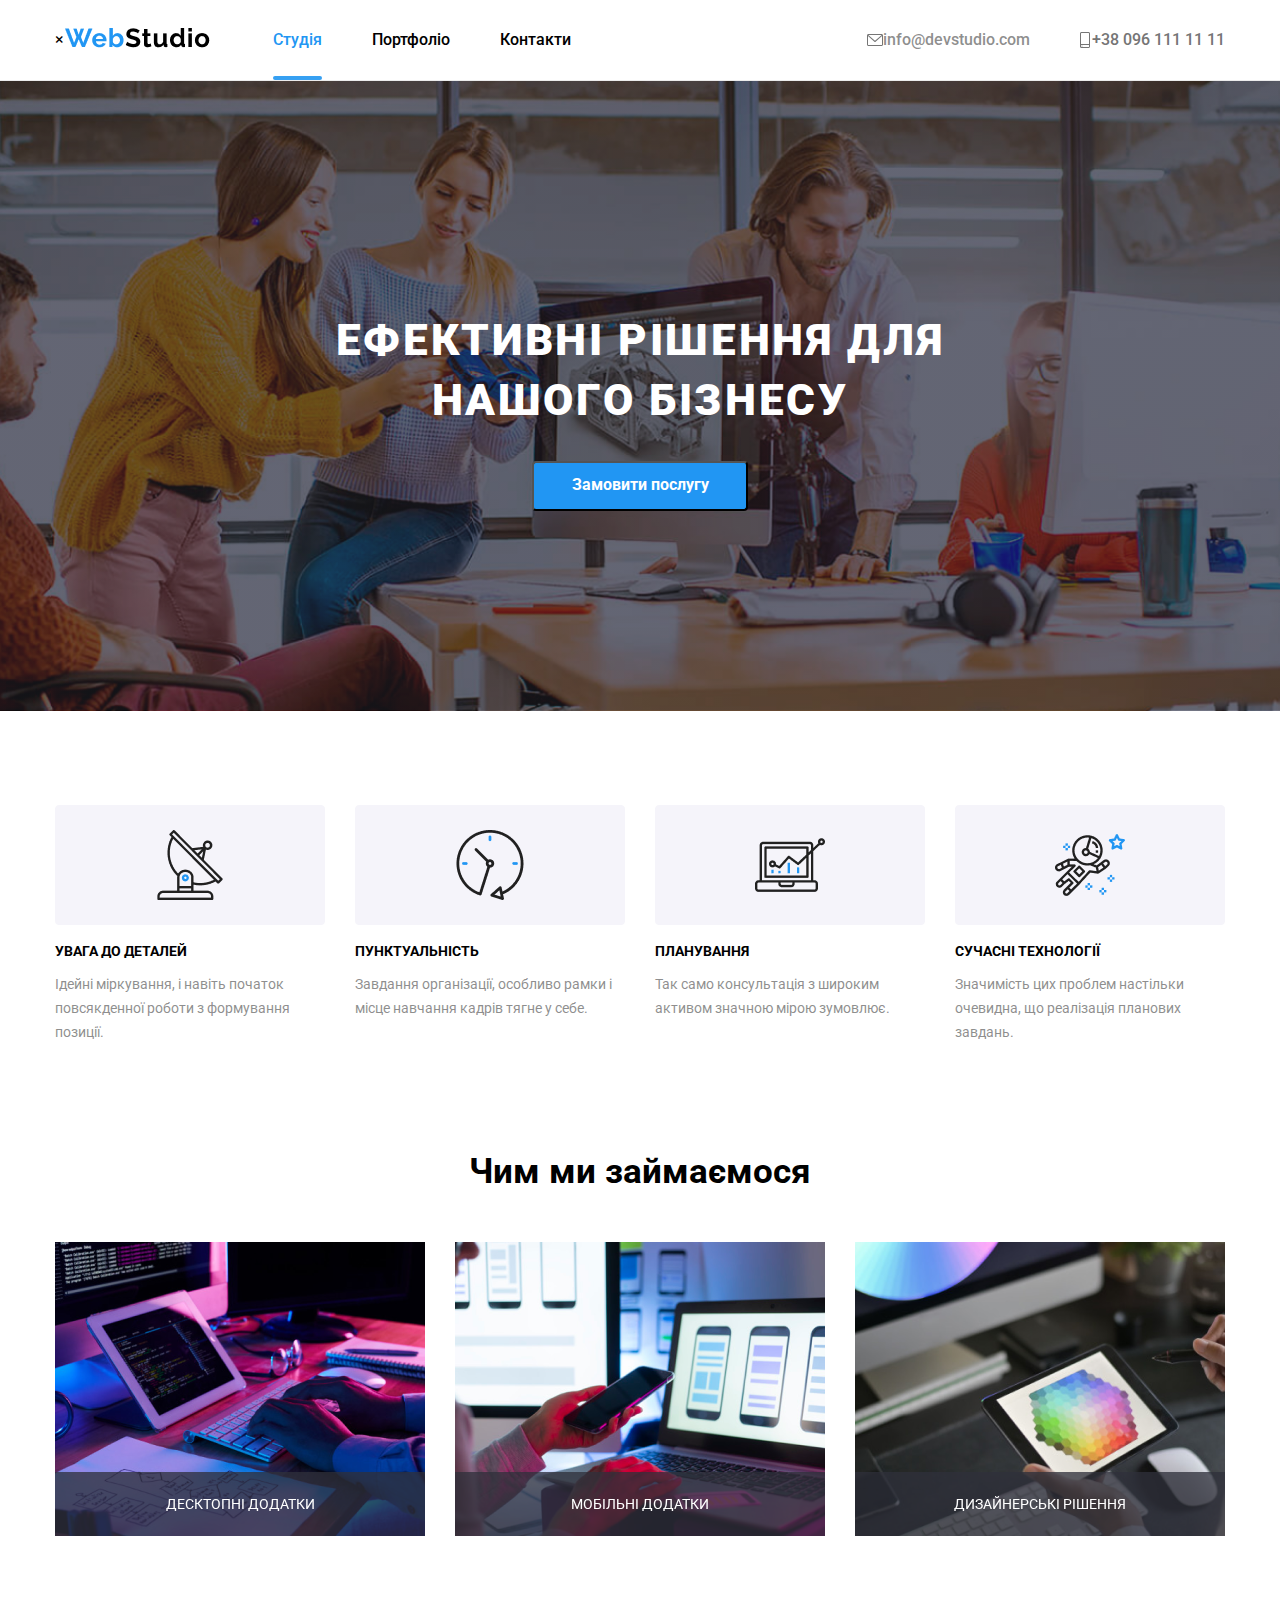
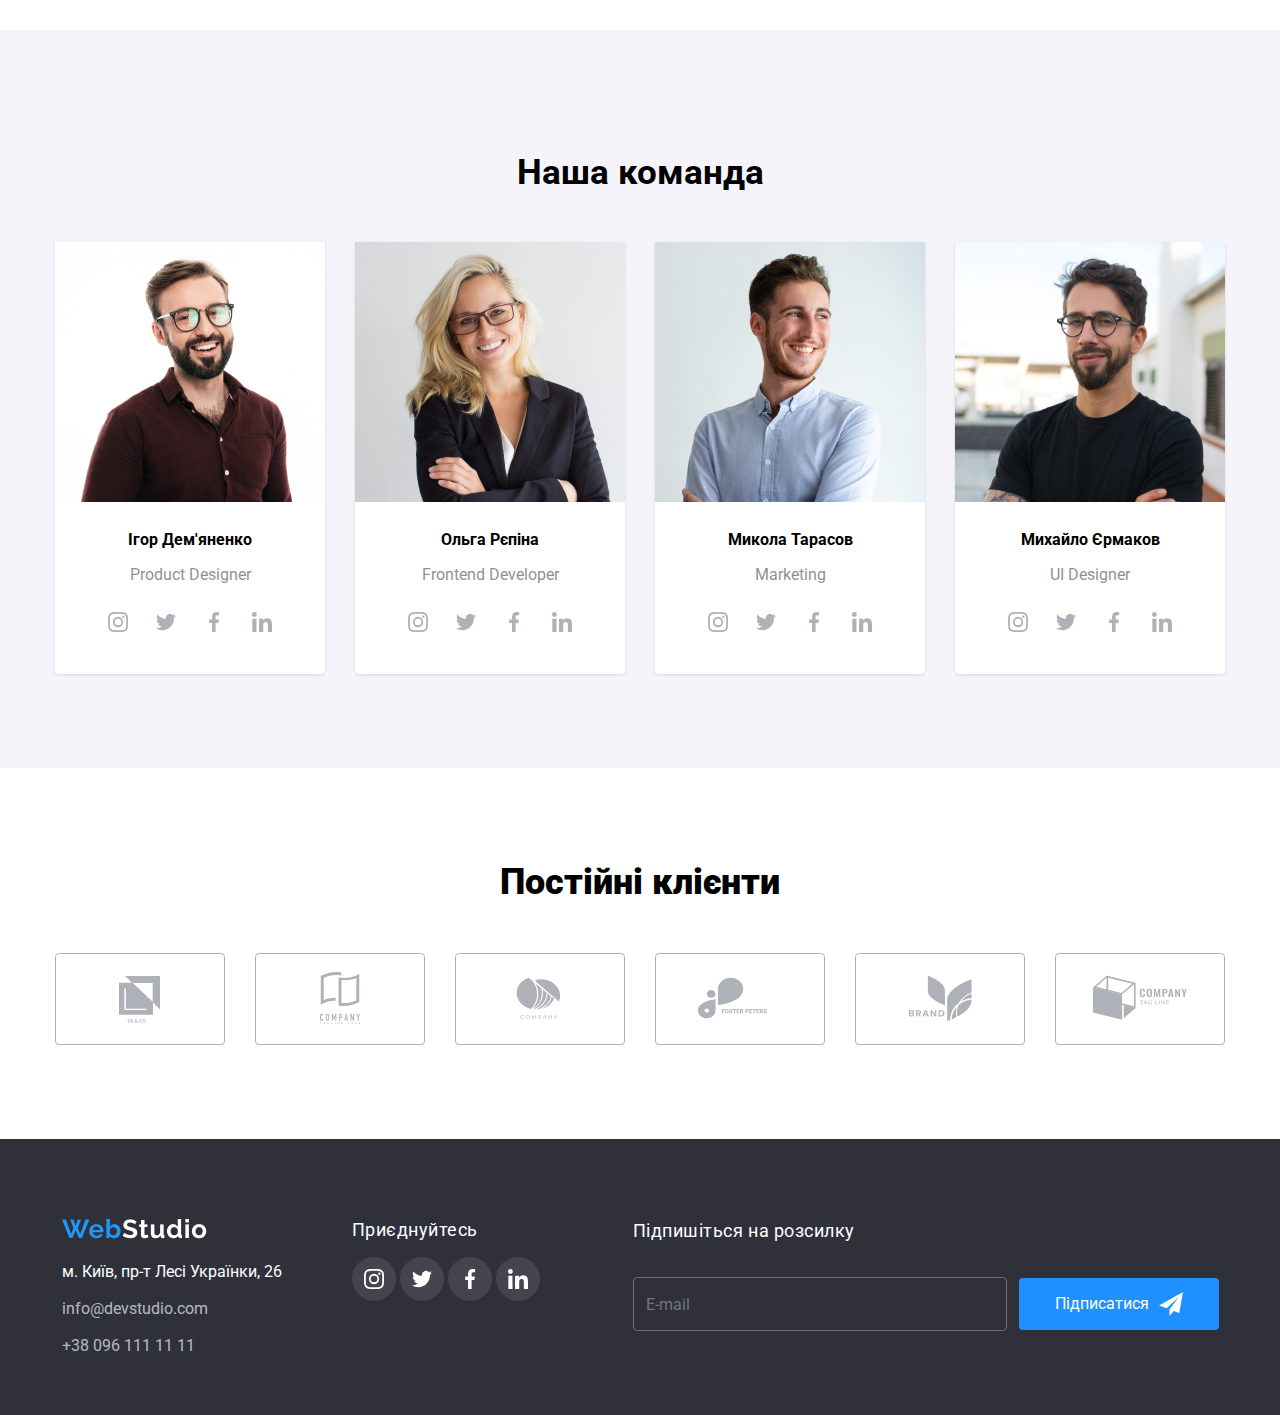
<file: Web__Studio/index.html>
<!DOCTYPE html>
<html lang="en">

<head>
    <meta charset="UTF-8">
    <meta name="viewport" content="width=device-width, initial-scale=1.0">
    <title>WebStudio</title>
    <link rel="stylesheet" href="css/stylesss.css">
    <link rel="stylesheet" href="https://necolas.github.io/normalize.css/8.0.1/normalize.css">
    <link rel="stylesheet" href="css/styles.css">
    <link rel="preconnect" href="https://fonts.googleapis.com">
    <link rel="preconnect" href="https://fonts.gstatic.com" crossorigin>
    <link href="https://fonts.googleapis.com/css2?family=Roboto:wght@400;500;700;900&display=swap" rel="stylesheet">
</head>

<body>
    <header class="header">
        <div class="container">
            <div class="cont-box">
                <img class="header__logo1" src="img/logo.png" alt="логотип">
                <div class="bur">
                <button class="burger">
                    <span></span>
                </button>
                </div>
                <nav class="header__nav menu menu-2">
                    <picture class="header__logo">
                        <source srcset="img/new-foto/header-logo(1x).png 1x, img/new-foto/header-logo(2x).png 2x" type="image/png" />
                        <img src="./img/logo.png" alt="human" />
                    </picture>
                    <ul class="header__menu">
                        <li class="header__item">
                            <a class="header__link active" href="index.html">Студія</a>
                        </li>
                        <li class="header__item">
                            <a class="header__link active1" href="lesson.html">Портфоліо</a>
                        </li>
                        <li class="header__item">
                            <a class="header__link" href="contacts.html">Контакти</a>
                        </li>
                    </ul>
                    <div class="header__contacts">
                        <div class="header__item header__item--mail" id="header">
                            <svg class="header__icon header__icon--mail1" xmlns="http://www.w3.org/2000/svg" width="16"
                                height="12" fill="none">
                                <path class="header__icon--mail2" fill="#757575"
                                    d="M14.5 0h-13C.673 0 0 .673 0 1.5v9c0 .827.673 1.5 1.5 1.5h13c.827 0 1.5-.673 1.5-1.5v-9c0-.827-.673-1.5-1.5-1.5Zm0 1c.068 0 .133.014.192.039L8 6.839l-6.692-5.8A.498.498 0 0 1 1.5 1h13Zm0 10h-13a.5.5 0 0 1-.5-.5V2.095l6.672 5.783a.5.5 0 0 0 .656 0L15 2.095V10.5a.5.5 0 0 1-.5.5Z" />
                            </svg>
                            <a class="header__link header__link--mail"
                                href="mailto:info@devstudio.com">info@devstudio.com</a>
                        </div>
                        <div class="header__item header__item--tel">
                            <svg xmlns="http://www.w3.org/2000/svg" width="10" height="16" fill="none">
                                <path class="header__icon--tell" fill="#757575"
                                    d="M8.5 0h-7C.673 0 0 .673 0 1.5v13c0 .827.673 1.5 1.5 1.5h7c.827 0 1.5-.673 1.5-1.5v-13C10 .673 9.327 0 8.5 0Zm-7 1h7a.5.5 0 0 1 .5.5V12H1V1.5a.5.5 0 0 1 .5-.5Zm7 14h-7a.5.5 0 0 1-.5-.5V13h8v1.5a.5.5 0 0 1-.5.5Z" />
                                <path class="header__icon--tell" fill="#757575"
                                    d="M2.354 13.739a.445.445 0 0 1 0 .66.525.525 0 0 1-.708 0 .445.445 0 0 1 0-.66.525.525 0 0 1 .708 0Z" />
                            </svg>
                            <a class="header__link header__link--tell" href="tel:+380961111111">+38 096 111 11 11</a>
                        </div>
                    </div>
                </nav>
            </div>
        </div>
    </header>
    <main>
        <section class="one">
            <div class="fdfdf">
                <div class="container"></div>
                <h1 class="hhh1">ЕФЕКТИВНІ РІШЕННЯ ДЛЯ <br> Нашого Бізнесу</h1>

                <div class="bozx">
                    <button type="button" class="buttttonn" data-modal-open>Замовити послугу</button>
                    <div class="backdrop is-hidden" data-modal>
                        <div class="modal">
                            <div class="svg12gscs" data-close-modal>
                                <svg width="30" height="30" viewBox="0 0 30 30" fill="none"
                                    xmlns="http://www.w3.org/2000/svg">
                                    <circle cx="15" cy="15" r="15" fill="white" />
                                    <circle cx="15" cy="15" r="14.5" stroke="black" stroke-opacity="0.1" />
                                    <path class="pathss21"
                                        d="M21 10.1079L19.8921 9L15.5 13.3921L11.1079 9L10 10.1079L14.3921 14.5L10 18.8921L11.1079 20L15.5 15.6079L19.8921 20L21 18.8921L16.6079 14.5L21 10.1079Z"
                                        fill="black" />
                                </svg>
                            </div>
                            <h3 class="lesssw">Залиште свої дані, ми вам передзвонимо</h3>
                            <form class="sssssssss">
                                <label class="iteam-form-s" for="name">
                                    <p class="label-text-form">Ім'я</p>
                                    <div class="poshiows">
                                        <input class="iteam-form-input" type="text" id="name" name="name" required>
                                        <svg class="ssssq" width="18" height="18" viewBox="0 0 18 18" fill="none"
                                            xmlns="http://www.w3.org/2000/svg">
                                            <g clip-path="url(#clip0_11_4978)">
                                                <path class="sss12"
                                                    d="M9 9C10.6575 9 12 7.6575 12 6C12 4.3425 10.6575 3 9 3C7.3425 3 6 4.3425 6 6C6 7.6575 7.3425 9 9 9ZM9 10.5C6.9975 10.5 3 11.505 3 13.5V14.25C3 14.6625 3.3375 15 3.75 15H14.25C14.6625 15 15 14.6625 15 14.25V13.5C15 11.505 11.0025 10.5 9 10.5Z"
                                                    fill="#212121" />
                                            </g>
                                            <defs>
                                                <clipPath id="clip0_11_4978">
                                                    <rect width="18" height="18" fill="white" />
                                                </clipPath>
                                            </defs>
                                        </svg>
                                    </div>
                                </label>

                                <label class="iteam-form-s" for="phone">
                                    <p class="label-text-form">Телефон</p>
                                    <div class="poshiows">
                                        <input class="iteam-form-input" type="tel" id="phone" name="phone" required>
                                        <svg class="ssssq" width="18" height="18" viewBox="0 0 18 18" fill="none"
                                            xmlns="http://www.w3.org/2000/svg">
                                            <g clip-path="url(#clip0_60_11806)">
                                                <path class="sss12"
                                                    d="M13.996 11.1226L12.1579 10.9127C11.7164 10.8621 11.2822 11.0141 10.9711 11.3252L9.63948 12.6568C7.59147 11.6147 5.91254 9.94301 4.87044 7.88775L6.20925 6.54894C6.52043 6.23775 6.6724 5.80355 6.62174 5.3621L6.41188 3.53842C6.32504 2.8075 5.70991 2.2575 4.97176 2.2575H3.71979C2.90203 2.2575 2.22178 2.93776 2.27243 3.75552C2.65598 9.93577 7.59871 14.8713 13.7717 15.2548C14.5894 15.3055 15.2697 14.6252 15.2697 13.8075V12.5555C15.2769 11.8246 14.7269 11.2095 13.996 11.1226Z"
                                                    fill="#212121" />
                                            </g>
                                            <defs>
                                                <clipPath id="clip0_60_11806">
                                                    <rect width="18" height="18" fill="white" />
                                                </clipPath>
                                            </defs>
                                        </svg>
                                    </div>
                                </label>

                                <label class="iteam-form-s" for="email">
                                    <p class="label-text-form">Пошта</p>
                                    <div class="poshiows">
                                        <input class="iteam-form-input" type="tel" id="phone" name="phone" required>
                                        <svg class="ssssq" width="18" height="18" viewBox="0 0 18 18" fill="none"
                                            xmlns="http://www.w3.org/2000/svg">
                                            <g clip-path="url(#clip0_11_4989)">
                                                <path class="sss12"
                                                    d="M15 3H3C2.175 3 1.5075 3.675 1.5075 4.5L1.5 13.5C1.5 14.325 2.175 15 3 15H15C15.825 15 16.5 14.325 16.5 13.5V4.5C16.5 3.675 15.825 3 15 3ZM14.7 6.1875L9.3975 9.5025C9.1575 9.6525 8.8425 9.6525 8.6025 9.5025L3.3 6.1875C3.1125 6.0675 3 5.865 3 5.6475C3 5.145 3.5475 4.845 3.975 5.1075L9 8.25L14.025 5.1075C14.4525 4.845 15 5.145 15 5.6475C15 5.865 14.8875 6.0675 14.7 6.1875Z"
                                                    fill="#212121" />
                                            </g>
                                            <defs>
                                                <clipPath id="clip0_11_4989">
                                                    <rect width="18" height="18" fill="white" />
                                                </clipPath>
                                            </defs>
                                        </svg>
                                    </div>
                                </label>


                                <label class="iteam-form-s" for="comment">
                                    <p class="label-text-form">Коментар</p>
                                </label>
                                <textarea class="iteam-form-inputs" id="comment" name="comment"
                                    rows="4">Введіть текст</textarea>

                                <label class="iteam-form-ss">
                                    <input class="checkbox121" type="checkbox" name="agreement" required>
                                    <span class="ss3ws">Погоджуюся з розсилкою та приймаю</span> <a class="sss"
                                        href="#">Умови договору</a>
                                </label>
                                <div class="btm_box-n">
                                    <div class="sdscwc"><button class="btn" type="submit"
                                            data-modal-close>Відправити</button></div>
                                </div>
                            </form>
                        </div>
                    </div>
                </div>
            </div>
        </section>

        <section class="details">
            <div class="container">

                <ul class="list">
                    <li class="special-item" id="special-item1">
                        <h3 class="texst1">УВАГА ДО ДЕТАЛЕЙ</h3>
                        <p class="texst12">Ідейні міркування, і навіть початок повсякденної роботи з формування позиції.
                        </p>
                    </li>
                    <li class="special-item" id="special-item2">
                        <h3 class="texst1">ПУНКТУАЛЬНІСТЬ</h3>
                        <p class="texst12">Завдання організації, особливо рамки і місце навчання кадрів тягне у себе.
                        </p>
                    </li>
                    <li class="special-item" id="special-item3">
                        <h3 class="texst1">ПЛАНУВАННЯ</h3>
                        <p class="texst12">Так само консультація з широким активом значною мірою зумовлює.</p>
                    </li>
                    <li class="special-item" id="special-item4">
                        <h3 class="texst1">СУЧАСНІ ТЕХНОЛОГІЇ</h3>
                        <p class="texst12">Значимість цих проблем настільки очевидна, що реалізація планових завдань.
                        </p>
                    </li>
                </ul>

            </div>
        </section>
        <section class="imgsss">
            <div class="container">
                <h2 class="teamss-text">Чим ми займаємося</h2>
                <ul class="imgssa">
                    <li class="item">
                        <picture>
                            <source srcset="img/new-foto/4-section-foto1(1x).png 1x, img/new-foto/4-section-foto1(2x).png 2x" type="image/png" />
                            <img src="img/photo.jpg" alt="Десктопні додатки" />
                        </picture>
                        <div class="description">
                            <p class="it-s3-or4-i-forgot">ДЕСКТОПНІ ДОДАТКИ</p>
                        </div>
                    </li>
                    <li class="item">
                        <picture>
                            <source srcset="img/new-foto/4-section-foto2(1x).png 1x, img/new-foto/4-section-foto2(2x).png 2x" type="image/png" />
                            <img src="img/photo5.jpg" alt="Мобільні додатки" />
                        </picture>
                        <div class="description">
                            <p class="it-s3-or4-i-forgot">МОБІЛЬНІ ДОДАТКИ</p>
                        </div>
                    </li>
                    <li class="item">
                        <picture>
                            <source srcset="img/new-foto/4-section-foto3(1x).png 1x, img/new-foto/4-section-foto3(2x).png 2x" type="image/png" />
                            <img src="img/photo4.jpg" alt="Дизайнерські рішення" />
                        </picture>
                        <div class="description">
                            <p class="it-s3-or4-i-forgot">ДИЗАЙНЕРСЬКІ РІШЕННЯ</p>
                        </div>
                    </li>
                </ul>
            </div>
        </section>
        <section class="team">
            <div class="container">
                <h2 class="teamss-text">Наша команда</h2>
                <ul class="team-main">
                    <li class="item-last">
                        <article>
                            <figure>
                                <picture>
                                    <source srcset="img/new-foto/5-section-foto1(1x).jpg 1x, img/new-foto/5-section-foto1(2x).jpg 2x" type="image/png" />
                                    <img src="img/person2.jpg" alt="Фото людини" />
                                </picture>
                                <figcaption>
                                    <b>
                                        <p>Ігор Дем'яненко</p>
                                    </b>
                                    <p class="text777">Product Designer</p>
                                    <svg class="insta0" xmlns="http://www.w3.org/2000/svg" width="44" height="44"
                                        fill="none">
                                        <path class="insta1" fill="#fff"
                                            d="M44 22a21.931 21.931 0 0 1-6.444 15.556A21.931 21.931 0 0 1 22 44a21.931 21.931 0 0 1-15.556-6.444A21.931 21.931 0 0 1 0 22 21.931 21.931 0 0 1 6.444 6.444 21.931 21.931 0 0 1 22 0a21.931 21.931 0 0 1 15.556 6.444A21.931 21.931 0 0 1 44 22Z" />
                                        <g fill="#AFB1B8" clip-path="url(#a)">
                                            <path class="insta2"
                                                d="M31.98 17.88c-.046-1.063-.218-1.793-.464-2.426a4.881 4.881 0 0 0-1.157-1.774 4.922 4.922 0 0 0-1.77-1.153c-.637-.246-1.363-.418-2.426-.464-1.07-.051-1.41-.063-4.126-.063-2.715 0-3.055.012-4.122.059-1.063.046-1.793.219-2.426.465a4.879 4.879 0 0 0-1.774 1.156 4.923 4.923 0 0 0-1.152 1.77c-.247.637-.418 1.363-.465 2.426-.051 1.07-.063 1.41-.063 4.126 0 2.715.012 3.055.059 4.122.047 1.063.219 1.793.465 2.426a4.932 4.932 0 0 0 1.156 1.774c.5.508 1.106.902 1.77 1.152.637.247 1.364.419 2.426.465 1.067.047 1.407.059 4.122.059 2.716 0 3.055-.012 4.122-.059 1.063-.046 1.793-.218 2.426-.464a5.116 5.116 0 0 0 2.927-2.927c.246-.637.418-1.364.465-2.426.047-1.067.058-1.407.058-4.122s-.004-3.055-.05-4.122Zm-1.8 8.166c-.044.977-.208 1.504-.344 1.855a3.318 3.318 0 0 1-1.9 1.9c-.35.136-.882.3-1.855.343-1.055.047-1.371.059-4.04.059-2.668 0-2.989-.012-4.04-.059-.977-.043-1.504-.207-1.856-.344a3.076 3.076 0 0 1-1.148-.746 3.109 3.109 0 0 1-.747-1.148c-.136-.352-.3-.883-.343-1.856-.047-1.055-.059-1.372-.059-4.04 0-2.669.012-2.99.059-4.04.043-.977.207-1.504.343-1.856a3.04 3.04 0 0 1 .75-1.149 3.104 3.104 0 0 1 1.15-.746c.35-.136.882-.3 1.855-.344 1.055-.046 1.372-.058 4.04-.058 2.672 0 2.989.011 4.04.058.977.043 1.504.207 1.856.344.433.16.828.414 1.148.746.332.325.586.715.747 1.15.136.35.3.882.343 1.855.047 1.055.059 1.371.059 4.04 0 2.668-.012 2.98-.059 4.036Z" />
                                            <path class="insta3"
                                                d="M22.037 16.864a5.139 5.139 0 1 0 5.138 5.138 5.139 5.139 0 0 0-5.138-5.138Zm0 8.47a3.333 3.333 0 1 1 .001-6.666 3.333 3.333 0 0 1 0 6.667ZM28.578 16.661a1.2 1.2 0 1 1-2.4 0 1.2 1.2 0 0 1 2.4 0Z" />
                                        </g>
                                        <defs>
                                            <clipPath id="a">
                                                <path class="insta4" fill="#fff" d="M12 12h20v20H12z" />
                                            </clipPath>
                                        </defs>
                                    </svg>
                                    <svg class="twitter0" xmlns="http://www.w3.org/2000/svg" width="44" height="44"
                                        fill="none">
                                        <path class="twitter1" fill="#fff"
                                            d="M44 22a21.931 21.931 0 0 1-6.444 15.556A21.931 21.931 0 0 1 22 44a21.931 21.931 0 0 1-15.556-6.444A21.931 21.931 0 0 1 0 22 21.931 21.931 0 0 1 6.444 6.444 21.931 21.931 0 0 1 22 0a21.931 21.931 0 0 1 15.556 6.444A21.931 21.931 0 0 1 44 22Z" />
                                        <g clip-path="url(#a)">
                                            <path class="twitter2" fill="#AFB1B8"
                                                d="M32 15.799a8.55 8.55 0 0 1-2.363.647 4.076 4.076 0 0 0 1.804-2.266 8.191 8.191 0 0 1-2.6.992 4.099 4.099 0 0 0-7.093 2.804c0 .325.028.638.096.935-3.409-.166-6.425-1.8-8.452-4.289a4.128 4.128 0 0 0-.56 2.073c0 1.42.73 2.679 1.82 3.407a4.048 4.048 0 0 1-1.852-.505v.045a4.119 4.119 0 0 0 3.285 4.03 4.09 4.09 0 0 1-1.075.134 3.62 3.62 0 0 1-.776-.07c.531 1.624 2.039 2.818 3.831 2.857a8.238 8.238 0 0 1-5.084 1.748 7.67 7.67 0 0 1-.981-.056 11.543 11.543 0 0 0 6.29 1.84c7.545 0 11.67-6.25 11.67-11.668 0-.18-.006-.356-.015-.53A8.179 8.179 0 0 0 32 15.8Z" />
                                        </g>
                                        <defs>
                                            <clipPath id="a">
                                                <path class="twitter3" fill="#fff" d="M12 12h20v20H12z" />
                                            </clipPath>
                                        </defs>
                                    </svg>
                                    <svg class="face0" xmlns="http://www.w3.org/2000/svg" width="44" height="44"
                                        fill="none">
                                        <path class="face1" fill="#fff"
                                            d="M44 22a21.931 21.931 0 0 1-6.444 15.556A21.931 21.931 0 0 1 22 44a21.931 21.931 0 0 1-15.556-6.444A21.931 21.931 0 0 1 0 22 21.931 21.931 0 0 1 6.444 6.444 21.931 21.931 0 0 1 22 0a21.931 21.931 0 0 1 15.556 6.444A21.931 21.931 0 0 1 44 22Z" />
                                        <g clip-path="url(#a)">
                                            <path class="face2" fill="#AFB1B8"
                                                d="M25.33 15.32h1.827v-3.18a23.588 23.588 0 0 0-2.66-.14c-2.633 0-4.436 1.656-4.436 4.7v2.8h-2.905v3.555h2.905V32h3.562v-8.944h2.787l.443-3.555h-3.231v-2.45c0-1.027.277-1.73 1.709-1.73Z" />
                                        </g>
                                        <defs>
                                            <clipPath id="a">
                                                <path class="face3" fill="#fff" d="M12 12h20v20H12z" />
                                            </clipPath>
                                        </defs>
                                    </svg>
                                    <svg class="in0" xmlns="http://www.w3.org/2000/svg" width="44" height="44"
                                        fill="none">
                                        <path class="in1" fill="#fff"
                                            d="M44 22a21.931 21.931 0 0 1-6.444 15.556A21.931 21.931 0 0 1 22 44a21.931 21.931 0 0 1-15.556-6.444A21.931 21.931 0 0 1 0 22 21.931 21.931 0 0 1 6.444 6.444 21.931 21.931 0 0 1 22 0a21.931 21.931 0 0 1 15.556 6.444A21.931 21.931 0 0 1 44 22Z" />
                                        <g fill="#AFB1B8" clip-path="url(#a)">
                                            <path class="in2"
                                                d="M31.995 32H32v-7.336c0-3.588-.773-6.352-4.968-6.352-2.016 0-3.37 1.106-3.922 2.155h-.058v-1.82h-3.978v13.352h4.142v-6.611c0-1.741.33-3.425 2.486-3.425 2.124 0 2.155 1.987 2.155 3.536V32h4.138ZM12.33 18.648h4.147V32H12.33V18.648ZM14.402 12A2.402 2.402 0 0 0 12 14.402c0 1.325 1.076 2.424 2.402 2.424 1.325 0 2.401-1.099 2.401-2.424A2.403 2.403 0 0 0 14.402 12Z" />
                                        </g>
                                        <defs>
                                            <clipPath id="a">
                                                <path class="in3" fill="#fff" d="M12 12h20v20H12z" />
                                            </clipPath>
                                        </defs>
                                    </svg>
                                </figcaption>
                            </figure>
                        </article>
                    </li>
                    <li class="item-last">
                        <article>
                            <figure>
                                <picture>
                                    <source srcset="img/new-foto/5-section-foto2(1x).jpg 1x, img/new-foto/5-section-foto2(2x).jpg 2x" type="image/png" />
                                    <img src="img/person1.jpg" alt="Фото людини" />
                                </picture>
                                <figcaption>
                                    <b>
                                        <p>Ольга Рєпіна</p>
                                    </b>
                                    <p class="text777">Frontend Developer</p>
                                    <svg class="insta0" xmlns="http://www.w3.org/2000/svg" width="44" height="44"
                                        fill="none">
                                        <path class="insta1" fill="#fff"
                                            d="M44 22a21.931 21.931 0 0 1-6.444 15.556A21.931 21.931 0 0 1 22 44a21.931 21.931 0 0 1-15.556-6.444A21.931 21.931 0 0 1 0 22 21.931 21.931 0 0 1 6.444 6.444 21.931 21.931 0 0 1 22 0a21.931 21.931 0 0 1 15.556 6.444A21.931 21.931 0 0 1 44 22Z" />
                                        <g fill="#AFB1B8" clip-path="url(#a)">
                                            <path class="insta2"
                                                d="M31.98 17.88c-.046-1.063-.218-1.793-.464-2.426a4.881 4.881 0 0 0-1.157-1.774 4.922 4.922 0 0 0-1.77-1.153c-.637-.246-1.363-.418-2.426-.464-1.07-.051-1.41-.063-4.126-.063-2.715 0-3.055.012-4.122.059-1.063.046-1.793.219-2.426.465a4.879 4.879 0 0 0-1.774 1.156 4.923 4.923 0 0 0-1.152 1.77c-.247.637-.418 1.363-.465 2.426-.051 1.07-.063 1.41-.063 4.126 0 2.715.012 3.055.059 4.122.047 1.063.219 1.793.465 2.426a4.932 4.932 0 0 0 1.156 1.774c.5.508 1.106.902 1.77 1.152.637.247 1.364.419 2.426.465 1.067.047 1.407.059 4.122.059 2.716 0 3.055-.012 4.122-.059 1.063-.046 1.793-.218 2.426-.464a5.116 5.116 0 0 0 2.927-2.927c.246-.637.418-1.364.465-2.426.047-1.067.058-1.407.058-4.122s-.004-3.055-.05-4.122Zm-1.8 8.166c-.044.977-.208 1.504-.344 1.855a3.318 3.318 0 0 1-1.9 1.9c-.35.136-.882.3-1.855.343-1.055.047-1.371.059-4.04.059-2.668 0-2.989-.012-4.04-.059-.977-.043-1.504-.207-1.856-.344a3.076 3.076 0 0 1-1.148-.746 3.109 3.109 0 0 1-.747-1.148c-.136-.352-.3-.883-.343-1.856-.047-1.055-.059-1.372-.059-4.04 0-2.669.012-2.99.059-4.04.043-.977.207-1.504.343-1.856a3.04 3.04 0 0 1 .75-1.149 3.104 3.104 0 0 1 1.15-.746c.35-.136.882-.3 1.855-.344 1.055-.046 1.372-.058 4.04-.058 2.672 0 2.989.011 4.04.058.977.043 1.504.207 1.856.344.433.16.828.414 1.148.746.332.325.586.715.747 1.15.136.35.3.882.343 1.855.047 1.055.059 1.371.059 4.04 0 2.668-.012 2.98-.059 4.036Z" />
                                            <path class="insta3"
                                                d="M22.037 16.864a5.139 5.139 0 1 0 5.138 5.138 5.139 5.139 0 0 0-5.138-5.138Zm0 8.47a3.333 3.333 0 1 1 .001-6.666 3.333 3.333 0 0 1 0 6.667ZM28.578 16.661a1.2 1.2 0 1 1-2.4 0 1.2 1.2 0 0 1 2.4 0Z" />
                                        </g>
                                        <defs>
                                            <clipPath id="a">
                                                <path class="insta4" fill="#fff" d="M12 12h20v20H12z" />
                                            </clipPath>
                                        </defs>
                                    </svg>
                                    <svg class="twitter0" xmlns="http://www.w3.org/2000/svg" width="44" height="44"
                                        fill="none">
                                        <path class="twitter1" fill="#fff"
                                            d="M44 22a21.931 21.931 0 0 1-6.444 15.556A21.931 21.931 0 0 1 22 44a21.931 21.931 0 0 1-15.556-6.444A21.931 21.931 0 0 1 0 22 21.931 21.931 0 0 1 6.444 6.444 21.931 21.931 0 0 1 22 0a21.931 21.931 0 0 1 15.556 6.444A21.931 21.931 0 0 1 44 22Z" />
                                        <g clip-path="url(#a)">
                                            <path class="twitter2" fill="#AFB1B8"
                                                d="M32 15.799a8.55 8.55 0 0 1-2.363.647 4.076 4.076 0 0 0 1.804-2.266 8.191 8.191 0 0 1-2.6.992 4.099 4.099 0 0 0-7.093 2.804c0 .325.028.638.096.935-3.409-.166-6.425-1.8-8.452-4.289a4.128 4.128 0 0 0-.56 2.073c0 1.42.73 2.679 1.82 3.407a4.048 4.048 0 0 1-1.852-.505v.045a4.119 4.119 0 0 0 3.285 4.03 4.09 4.09 0 0 1-1.075.134 3.62 3.62 0 0 1-.776-.07c.531 1.624 2.039 2.818 3.831 2.857a8.238 8.238 0 0 1-5.084 1.748 7.67 7.67 0 0 1-.981-.056 11.543 11.543 0 0 0 6.29 1.84c7.545 0 11.67-6.25 11.67-11.668 0-.18-.006-.356-.015-.53A8.179 8.179 0 0 0 32 15.8Z" />
                                        </g>
                                        <defs>
                                            <clipPath id="a">
                                                <path class="twitter3" fill="#fff" d="M12 12h20v20H12z" />
                                            </clipPath>
                                        </defs>
                                    </svg>
                                    <svg class="face0" xmlns="http://www.w3.org/2000/svg" width="44" height="44"
                                        fill="none">
                                        <path class="face1" fill="#fff"
                                            d="M44 22a21.931 21.931 0 0 1-6.444 15.556A21.931 21.931 0 0 1 22 44a21.931 21.931 0 0 1-15.556-6.444A21.931 21.931 0 0 1 0 22 21.931 21.931 0 0 1 6.444 6.444 21.931 21.931 0 0 1 22 0a21.931 21.931 0 0 1 15.556 6.444A21.931 21.931 0 0 1 44 22Z" />
                                        <g clip-path="url(#a)">
                                            <path class="face2" fill="#AFB1B8"
                                                d="M25.33 15.32h1.827v-3.18a23.588 23.588 0 0 0-2.66-.14c-2.633 0-4.436 1.656-4.436 4.7v2.8h-2.905v3.555h2.905V32h3.562v-8.944h2.787l.443-3.555h-3.231v-2.45c0-1.027.277-1.73 1.709-1.73Z" />
                                        </g>
                                        <defs>
                                            <clipPath id="a">
                                                <path class="face3" fill="#fff" d="M12 12h20v20H12z" />
                                            </clipPath>
                                        </defs>
                                    </svg>
                                    <svg class="in0" xmlns="http://www.w3.org/2000/svg" width="44" height="44"
                                        fill="none">
                                        <path class="in1" fill="#fff"
                                            d="M44 22a21.931 21.931 0 0 1-6.444 15.556A21.931 21.931 0 0 1 22 44a21.931 21.931 0 0 1-15.556-6.444A21.931 21.931 0 0 1 0 22 21.931 21.931 0 0 1 6.444 6.444 21.931 21.931 0 0 1 22 0a21.931 21.931 0 0 1 15.556 6.444A21.931 21.931 0 0 1 44 22Z" />
                                        <g fill="#AFB1B8" clip-path="url(#a)">
                                            <path class="in2"
                                                d="M31.995 32H32v-7.336c0-3.588-.773-6.352-4.968-6.352-2.016 0-3.37 1.106-3.922 2.155h-.058v-1.82h-3.978v13.352h4.142v-6.611c0-1.741.33-3.425 2.486-3.425 2.124 0 2.155 1.987 2.155 3.536V32h4.138ZM12.33 18.648h4.147V32H12.33V18.648ZM14.402 12A2.402 2.402 0 0 0 12 14.402c0 1.325 1.076 2.424 2.402 2.424 1.325 0 2.401-1.099 2.401-2.424A2.403 2.403 0 0 0 14.402 12Z" />
                                        </g>
                                        <defs>
                                            <clipPath id="a">
                                                <path class="in3" fill="#fff" d="M12 12h20v20H12z" />
                                            </clipPath>
                                        </defs>
                                    </svg>
                                </figcaption>
                            </figure>
                        </article>
                    </li>
                    <li class="item-last">
                        </article>
                        <figure>
                            <picture>
                                <source srcset="img/new-foto/5-section-foto3(1x).jpg 1x, img/new-foto/5-section-foto3(2x).jpg 2x" type="image/png" />
                                <img src="img/person3.jpg" alt="Фото людини" />
                            </picture>
                            <figcaption>
                                <b>
                                    <p>Микола Тарасов</p>
                                </b>
                                <p class="text777">Marketing</p>
                                <svg class="insta0" xmlns="http://www.w3.org/2000/svg" width="44" height="44"
                                    fill="none">
                                    <path class="insta1" fill="#fff"
                                        d="M44 22a21.931 21.931 0 0 1-6.444 15.556A21.931 21.931 0 0 1 22 44a21.931 21.931 0 0 1-15.556-6.444A21.931 21.931 0 0 1 0 22 21.931 21.931 0 0 1 6.444 6.444 21.931 21.931 0 0 1 22 0a21.931 21.931 0 0 1 15.556 6.444A21.931 21.931 0 0 1 44 22Z" />
                                    <g fill="#AFB1B8" clip-path="url(#a)">
                                        <path class="insta2"
                                            d="M31.98 17.88c-.046-1.063-.218-1.793-.464-2.426a4.881 4.881 0 0 0-1.157-1.774 4.922 4.922 0 0 0-1.77-1.153c-.637-.246-1.363-.418-2.426-.464-1.07-.051-1.41-.063-4.126-.063-2.715 0-3.055.012-4.122.059-1.063.046-1.793.219-2.426.465a4.879 4.879 0 0 0-1.774 1.156 4.923 4.923 0 0 0-1.152 1.77c-.247.637-.418 1.363-.465 2.426-.051 1.07-.063 1.41-.063 4.126 0 2.715.012 3.055.059 4.122.047 1.063.219 1.793.465 2.426a4.932 4.932 0 0 0 1.156 1.774c.5.508 1.106.902 1.77 1.152.637.247 1.364.419 2.426.465 1.067.047 1.407.059 4.122.059 2.716 0 3.055-.012 4.122-.059 1.063-.046 1.793-.218 2.426-.464a5.116 5.116 0 0 0 2.927-2.927c.246-.637.418-1.364.465-2.426.047-1.067.058-1.407.058-4.122s-.004-3.055-.05-4.122Zm-1.8 8.166c-.044.977-.208 1.504-.344 1.855a3.318 3.318 0 0 1-1.9 1.9c-.35.136-.882.3-1.855.343-1.055.047-1.371.059-4.04.059-2.668 0-2.989-.012-4.04-.059-.977-.043-1.504-.207-1.856-.344a3.076 3.076 0 0 1-1.148-.746 3.109 3.109 0 0 1-.747-1.148c-.136-.352-.3-.883-.343-1.856-.047-1.055-.059-1.372-.059-4.04 0-2.669.012-2.99.059-4.04.043-.977.207-1.504.343-1.856a3.04 3.04 0 0 1 .75-1.149 3.104 3.104 0 0 1 1.15-.746c.35-.136.882-.3 1.855-.344 1.055-.046 1.372-.058 4.04-.058 2.672 0 2.989.011 4.04.058.977.043 1.504.207 1.856.344.433.16.828.414 1.148.746.332.325.586.715.747 1.15.136.35.3.882.343 1.855.047 1.055.059 1.371.059 4.04 0 2.668-.012 2.98-.059 4.036Z" />
                                        <path class="insta3"
                                            d="M22.037 16.864a5.139 5.139 0 1 0 5.138 5.138 5.139 5.139 0 0 0-5.138-5.138Zm0 8.47a3.333 3.333 0 1 1 .001-6.666 3.333 3.333 0 0 1 0 6.667ZM28.578 16.661a1.2 1.2 0 1 1-2.4 0 1.2 1.2 0 0 1 2.4 0Z" />
                                    </g>
                                    <defs>
                                        <clipPath id="a">
                                            <path class="insta4" fill="#fff" d="M12 12h20v20H12z" />
                                        </clipPath>
                                    </defs>
                                </svg>
                                <svg class="twitter0" xmlns="http://www.w3.org/2000/svg" width="44" height="44"
                                    fill="none">
                                    <path class="twitter1" fill="#fff"
                                        d="M44 22a21.931 21.931 0 0 1-6.444 15.556A21.931 21.931 0 0 1 22 44a21.931 21.931 0 0 1-15.556-6.444A21.931 21.931 0 0 1 0 22 21.931 21.931 0 0 1 6.444 6.444 21.931 21.931 0 0 1 22 0a21.931 21.931 0 0 1 15.556 6.444A21.931 21.931 0 0 1 44 22Z" />
                                    <g clip-path="url(#a)">
                                        <path class="twitter2" fill="#AFB1B8"
                                            d="M32 15.799a8.55 8.55 0 0 1-2.363.647 4.076 4.076 0 0 0 1.804-2.266 8.191 8.191 0 0 1-2.6.992 4.099 4.099 0 0 0-7.093 2.804c0 .325.028.638.096.935-3.409-.166-6.425-1.8-8.452-4.289a4.128 4.128 0 0 0-.56 2.073c0 1.42.73 2.679 1.82 3.407a4.048 4.048 0 0 1-1.852-.505v.045a4.119 4.119 0 0 0 3.285 4.03 4.09 4.09 0 0 1-1.075.134 3.62 3.62 0 0 1-.776-.07c.531 1.624 2.039 2.818 3.831 2.857a8.238 8.238 0 0 1-5.084 1.748 7.67 7.67 0 0 1-.981-.056 11.543 11.543 0 0 0 6.29 1.84c7.545 0 11.67-6.25 11.67-11.668 0-.18-.006-.356-.015-.53A8.179 8.179 0 0 0 32 15.8Z" />
                                    </g>
                                    <defs>
                                        <clipPath id="a">
                                            <path class="twitter3" fill="#fff" d="M12 12h20v20H12z" />
                                        </clipPath>
                                    </defs>
                                </svg>
                                <svg class="face0" xmlns="http://www.w3.org/2000/svg" width="44" height="44"
                                    fill="none">
                                    <path class="face1" fill="#fff"
                                        d="M44 22a21.931 21.931 0 0 1-6.444 15.556A21.931 21.931 0 0 1 22 44a21.931 21.931 0 0 1-15.556-6.444A21.931 21.931 0 0 1 0 22 21.931 21.931 0 0 1 6.444 6.444 21.931 21.931 0 0 1 22 0a21.931 21.931 0 0 1 15.556 6.444A21.931 21.931 0 0 1 44 22Z" />
                                    <g clip-path="url(#a)">
                                        <path class="face2" fill="#AFB1B8"
                                            d="M25.33 15.32h1.827v-3.18a23.588 23.588 0 0 0-2.66-.14c-2.633 0-4.436 1.656-4.436 4.7v2.8h-2.905v3.555h2.905V32h3.562v-8.944h2.787l.443-3.555h-3.231v-2.45c0-1.027.277-1.73 1.709-1.73Z" />
                                    </g>
                                    <defs>
                                        <clipPath id="a">
                                            <path class="face3" fill="#fff" d="M12 12h20v20H12z" />
                                        </clipPath>
                                    </defs>
                                </svg>
                                <svg class="in0" xmlns="http://www.w3.org/2000/svg" width="44" height="44" fill="none">
                                    <path class="in1" fill="#fff"
                                        d="M44 22a21.931 21.931 0 0 1-6.444 15.556A21.931 21.931 0 0 1 22 44a21.931 21.931 0 0 1-15.556-6.444A21.931 21.931 0 0 1 0 22 21.931 21.931 0 0 1 6.444 6.444 21.931 21.931 0 0 1 22 0a21.931 21.931 0 0 1 15.556 6.444A21.931 21.931 0 0 1 44 22Z" />
                                    <g fill="#AFB1B8" clip-path="url(#a)">
                                        <path class="in2"
                                            d="M31.995 32H32v-7.336c0-3.588-.773-6.352-4.968-6.352-2.016 0-3.37 1.106-3.922 2.155h-.058v-1.82h-3.978v13.352h4.142v-6.611c0-1.741.33-3.425 2.486-3.425 2.124 0 2.155 1.987 2.155 3.536V32h4.138ZM12.33 18.648h4.147V32H12.33V18.648ZM14.402 12A2.402 2.402 0 0 0 12 14.402c0 1.325 1.076 2.424 2.402 2.424 1.325 0 2.401-1.099 2.401-2.424A2.403 2.403 0 0 0 14.402 12Z" />
                                    </g>
                                    <defs>
                                        <clipPath id="a">
                                            <path class="in3" fill="#fff" d="M12 12h20v20H12z" />
                                        </clipPath>
                                    </defs>
                                </svg>
                            </figcaption>
                        </figure>
                        </article>
                    </li>
                    <li class="item-last">
                        <article>
                            <figure>
                                <picture width="270" height="260">
                                    <source srcset="img/new-foto/5-section-foto4(1x).jpg 1x, img/new-foto/5-section-foto4(2x).jpg 2x" type="image/png" width="270" height="260"/>
                                    <img src="img/person4.jpg" alt="Фото людини" />
                                </picture>

                                <figcaption>
                                    <b>
                                        <p>Михайло Єрмаков</p>
                                    </b>
                                    <p class="text777">UI Designer</p>
                                    <svg class="insta0" xmlns="http://www.w3.org/2000/svg" width="44" height="44"
                                        fill="none">
                                        <path class="insta1" fill="#fff"
                                            d="M44 22a21.931 21.931 0 0 1-6.444 15.556A21.931 21.931 0 0 1 22 44a21.931 21.931 0 0 1-15.556-6.444A21.931 21.931 0 0 1 0 22 21.931 21.931 0 0 1 6.444 6.444 21.931 21.931 0 0 1 22 0a21.931 21.931 0 0 1 15.556 6.444A21.931 21.931 0 0 1 44 22Z" />
                                        <g fill="#AFB1B8" clip-path="url(#a)">
                                            <path class="insta2"
                                                d="M31.98 17.88c-.046-1.063-.218-1.793-.464-2.426a4.881 4.881 0 0 0-1.157-1.774 4.922 4.922 0 0 0-1.77-1.153c-.637-.246-1.363-.418-2.426-.464-1.07-.051-1.41-.063-4.126-.063-2.715 0-3.055.012-4.122.059-1.063.046-1.793.219-2.426.465a4.879 4.879 0 0 0-1.774 1.156 4.923 4.923 0 0 0-1.152 1.77c-.247.637-.418 1.363-.465 2.426-.051 1.07-.063 1.41-.063 4.126 0 2.715.012 3.055.059 4.122.047 1.063.219 1.793.465 2.426a4.932 4.932 0 0 0 1.156 1.774c.5.508 1.106.902 1.77 1.152.637.247 1.364.419 2.426.465 1.067.047 1.407.059 4.122.059 2.716 0 3.055-.012 4.122-.059 1.063-.046 1.793-.218 2.426-.464a5.116 5.116 0 0 0 2.927-2.927c.246-.637.418-1.364.465-2.426.047-1.067.058-1.407.058-4.122s-.004-3.055-.05-4.122Zm-1.8 8.166c-.044.977-.208 1.504-.344 1.855a3.318 3.318 0 0 1-1.9 1.9c-.35.136-.882.3-1.855.343-1.055.047-1.371.059-4.04.059-2.668 0-2.989-.012-4.04-.059-.977-.043-1.504-.207-1.856-.344a3.076 3.076 0 0 1-1.148-.746 3.109 3.109 0 0 1-.747-1.148c-.136-.352-.3-.883-.343-1.856-.047-1.055-.059-1.372-.059-4.04 0-2.669.012-2.99.059-4.04.043-.977.207-1.504.343-1.856a3.04 3.04 0 0 1 .75-1.149 3.104 3.104 0 0 1 1.15-.746c.35-.136.882-.3 1.855-.344 1.055-.046 1.372-.058 4.04-.058 2.672 0 2.989.011 4.04.058.977.043 1.504.207 1.856.344.433.16.828.414 1.148.746.332.325.586.715.747 1.15.136.35.3.882.343 1.855.047 1.055.059 1.371.059 4.04 0 2.668-.012 2.98-.059 4.036Z" />
                                            <path class="insta3"
                                                d="M22.037 16.864a5.139 5.139 0 1 0 5.138 5.138 5.139 5.139 0 0 0-5.138-5.138Zm0 8.47a3.333 3.333 0 1 1 .001-6.666 3.333 3.333 0 0 1 0 6.667ZM28.578 16.661a1.2 1.2 0 1 1-2.4 0 1.2 1.2 0 0 1 2.4 0Z" />
                                        </g>
                                        <defs>
                                            <clipPath id="a">
                                                <path class="insta4" fill="#fff" d="M12 12h20v20H12z" />
                                            </clipPath>
                                        </defs>
                                    </svg>
                                    <svg class="twitter0" xmlns="http://www.w3.org/2000/svg" width="44" height="44"
                                        fill="none">
                                        <path class="twitter1" fill="#fff"
                                            d="M44 22a21.931 21.931 0 0 1-6.444 15.556A21.931 21.931 0 0 1 22 44a21.931 21.931 0 0 1-15.556-6.444A21.931 21.931 0 0 1 0 22 21.931 21.931 0 0 1 6.444 6.444 21.931 21.931 0 0 1 22 0a21.931 21.931 0 0 1 15.556 6.444A21.931 21.931 0 0 1 44 22Z" />
                                        <g clip-path="url(#a)">
                                            <path class="twitter2" fill="#AFB1B8"
                                                d="M32 15.799a8.55 8.55 0 0 1-2.363.647 4.076 4.076 0 0 0 1.804-2.266 8.191 8.191 0 0 1-2.6.992 4.099 4.099 0 0 0-7.093 2.804c0 .325.028.638.096.935-3.409-.166-6.425-1.8-8.452-4.289a4.128 4.128 0 0 0-.56 2.073c0 1.42.73 2.679 1.82 3.407a4.048 4.048 0 0 1-1.852-.505v.045a4.119 4.119 0 0 0 3.285 4.03 4.09 4.09 0 0 1-1.075.134 3.62 3.62 0 0 1-.776-.07c.531 1.624 2.039 2.818 3.831 2.857a8.238 8.238 0 0 1-5.084 1.748 7.67 7.67 0 0 1-.981-.056 11.543 11.543 0 0 0 6.29 1.84c7.545 0 11.67-6.25 11.67-11.668 0-.18-.006-.356-.015-.53A8.179 8.179 0 0 0 32 15.8Z" />
                                        </g>
                                        <defs>
                                            <clipPath id="a">
                                                <path class="twitter3" fill="#fff" d="M12 12h20v20H12z" />
                                            </clipPath>
                                        </defs>
                                    </svg>
                                    <svg class="face0" xmlns="http://www.w3.org/2000/svg" width="44" height="44"
                                        fill="none">
                                        <path class="face1" fill="#fff"
                                            d="M44 22a21.931 21.931 0 0 1-6.444 15.556A21.931 21.931 0 0 1 22 44a21.931 21.931 0 0 1-15.556-6.444A21.931 21.931 0 0 1 0 22 21.931 21.931 0 0 1 6.444 6.444 21.931 21.931 0 0 1 22 0a21.931 21.931 0 0 1 15.556 6.444A21.931 21.931 0 0 1 44 22Z" />
                                        <g clip-path="url(#a)">
                                            <path class="face2" fill="#AFB1B8"
                                                d="M25.33 15.32h1.827v-3.18a23.588 23.588 0 0 0-2.66-.14c-2.633 0-4.436 1.656-4.436 4.7v2.8h-2.905v3.555h2.905V32h3.562v-8.944h2.787l.443-3.555h-3.231v-2.45c0-1.027.277-1.73 1.709-1.73Z" />
                                        </g>
                                        <defs>
                                            <clipPath id="a">
                                                <path class="face3" fill="#fff" d="M12 12h20v20H12z" />
                                            </clipPath>
                                        </defs>
                                    </svg>
                                    <svg class="in0" xmlns="http://www.w3.org/2000/svg" width="44" height="44"
                                        fill="none">
                                        <path class="in1" fill="#fff"
                                            d="M44 22a21.931 21.931 0 0 1-6.444 15.556A21.931 21.931 0 0 1 22 44a21.931 21.931 0 0 1-15.556-6.444A21.931 21.931 0 0 1 0 22 21.931 21.931 0 0 1 6.444 6.444 21.931 21.931 0 0 1 22 0a21.931 21.931 0 0 1 15.556 6.444A21.931 21.931 0 0 1 44 22Z" />
                                        <g fill="#AFB1B8" clip-path="url(#a)">
                                            <path class="in2"
                                                d="M31.995 32H32v-7.336c0-3.588-.773-6.352-4.968-6.352-2.016 0-3.37 1.106-3.922 2.155h-.058v-1.82h-3.978v13.352h4.142v-6.611c0-1.741.33-3.425 2.486-3.425 2.124 0 2.155 1.987 2.155 3.536V32h4.138ZM12.33 18.648h4.147V32H12.33V18.648ZM14.402 12A2.402 2.402 0 0 0 12 14.402c0 1.325 1.076 2.424 2.402 2.424 1.325 0 2.401-1.099 2.401-2.424A2.403 2.403 0 0 0 14.402 12Z" />
                                        </g>
                                        <defs>
                                            <clipPath id="a">
                                                <path class="in3" fill="#fff" d="M12 12h20v20H12z" />
                                            </clipPath>
                                        </defs>
                                    </svg>
                                </figcaption>
                            </figure>
                        </article>
                    </li>
                </ul>
            </div>
        </section>
        <section class="klients">
            <div class="container">
                <h2 class="klient-section-text">Постійні клієнти</h2>
                <div class="section-last100klient-box-item">
                    <svg class="kliant00" xmlns="http://www.w3.org/2000/svg" width="170" height="92" fill="none">
                        <rect class="kliant01" width="169" height="91" x=".5" y=".5" stroke="#AFB1B8" rx="3.5" />
                        <path class="kliant02" fill="#AFB1B8" fill-rule="evenodd"
                            d="m70 23 7.008 6.634L64 29.626v32.188h34V49.507l7 6.627V23H70Zm27.692 25.728-19.87-18.81h19.87v18.81Zm-6.169 8.377H69.38V35.459h1.565V55.64h20.578v1.465ZM74.61 66.1l-.818 1.685-.818-1.685h-.686l1.194 2.246v1.309h.62v-1.309l1.192-2.246h-.684Zm1.028 3.555.288-.828h1.377l.29.828h.645l-1.345-3.555h-.555l-1.342 3.555h.642Zm.976-2.8.515 1.474h-1.03l.515-1.475Zm3.257 1.389a.807.807 0 0 0-.134.451c0 .3.105.543.315.73.211.186.493.279.844.279.352 0 .655-.096.909-.286l.2.237h.688l-.522-.618c.205-.28.308-.639.308-1.076h-.516c0 .239-.05.456-.148.651l-.687-.81.242-.176a1.34 1.34 0 0 0 .369-.371.785.785 0 0 0 .112-.41.732.732 0 0 0-.249-.564.895.895 0 0 0-.635-.23c-.286 0-.514.082-.683.244-.17.162-.254.381-.254.66 0 .114.027.232.08.354.056.122.153.27.29.444-.263.189-.44.352-.529.49Zm1.604.786a.905.905 0 0 1-.561.2.585.585 0 0 1-.425-.154.533.533 0 0 1-.159-.4c0-.19.098-.36.293-.508l.076-.054.776.916Zm-.637-1.575c-.168-.207-.252-.378-.252-.515 0-.119.035-.217.103-.295a.348.348 0 0 1 .276-.118.37.37 0 0 1 .266.1c.07.066.105.144.105.237a.44.44 0 0 1-.151.344l-.076.062-.271.185Zm5.786 1.931c.244-.213.384-.51.42-.888h-.615c-.033.254-.11.435-.232.544-.122.11-.305.164-.547.164-.265 0-.467-.101-.606-.303-.136-.202-.205-.495-.205-.88v-.314c.004-.38.077-.666.22-.862.145-.197.352-.295.62-.295.231 0 .406.057.525.17.12.113.195.297.225.552h.615c-.04-.389-.178-.69-.418-.903-.239-.213-.555-.32-.947-.32-.291 0-.548.07-.771.208a1.346 1.346 0 0 0-.51.59 2.082 2.082 0 0 0-.179.887v.332c.005.327.066.614.183.862.118.247.284.438.498.573.217.134.467.2.75.2.405 0 .73-.105.974-.317Zm3.63-.498c.12-.263.181-.57.181-.918v-.197a2.149 2.149 0 0 0-.185-.911 1.356 1.356 0 0 0-.52-.6c-.224-.14-.48-.21-.77-.21-.29 0-.546.07-.771.212-.223.14-.396.342-.52.608a2.174 2.174 0 0 0-.183.918v.2c.002.34.063.64.185.9.124.261.298.462.523.604.226.14.483.21.771.21.292 0 .549-.07.772-.21.224-.142.397-.344.517-.606Zm-.661-2.01c.15.21.224.513.224.907v.185c0 .4-.074.705-.222.913-.146.209-.356.313-.63.313a.738.738 0 0 1-.634-.32c-.152-.213-.227-.515-.227-.906v-.205c.003-.382.08-.678.229-.886a.731.731 0 0 1 .628-.315c.273 0 .484.105.632.315Z"
                            clip-rule="evenodd" />
                    </svg>
                    <svg class="kliant10" xmlns="http://www.w3.org/2000/svg" width="170" height="92" fill="none">
                        <rect class="kliant13" width="169" height="91" x=".5" y=".5" stroke="#AFB1B8" rx="3.5" />
                        <path class="kliant11" fill="#AFB1B8" fill-rule="evenodd"
                            d="M82.114 21.934h-.137a17.43 17.43 0 0 0-.63-.022h-.455c-.397 0-.802.01-1.204.03a.628.628 0 0 0-.091 0 28.276 28.276 0 0 0-10.516 2.683l-.433.208v22.142l1.012-.344c.888-.305 1.834-.58 2.813-.834a34.329 34.329 0 0 1 8.095-1.075v2.909c-.362.002-.713.012-1.065.03h-.084a32.36 32.36 0 0 0-6.228.956 31.635 31.635 0 0 0-7.42 2.892V23.112a29.728 29.728 0 0 1 7.785-3.166A29.793 29.793 0 0 1 80.892 19h.427c.511.013 1.01.036 1.478.071 1.233.087 2.456.282 3.655.582v2.864a22.638 22.638 0 0 0-3.541-.534l-.073-.006a8.726 8.726 0 0 0-.724-.043Zm5.039 2.927c.635.049 1.292.072 1.958.072a31.468 31.468 0 0 0 7.713-.99 31.767 31.767 0 0 0 7.417-2.893v27.89a29.809 29.809 0 0 1-7.786 3.166 29.943 29.943 0 0 1-7.337.944 22.405 22.405 0 0 1-5.565-.656V24.322c.43.1.873.191 1.323.267.739.125 1.518.216 2.277.272Zm14.194.216-1.012.341c-.93.313-1.87.593-2.813.842a34.263 34.263 0 0 1-8.406 1.078c-.66 0-1.267-.018-1.854-.056l-.807-.053V50.006l.693.06c.642.057 1.305.085 1.973.085a26.884 26.884 0 0 0 6.62-.857 27.746 27.746 0 0 0 5.173-1.86l.433-.208V25.078Z"
                            clip-rule="evenodd" />
                        <path class="kliant12" fill="#AFB1B8"
                            d="M67.737 61.212a1.491 1.491 0 0 0-1.126-.455 1.672 1.672 0 0 0-.65.122 1.464 1.464 0 0 0-.832.842c-.08.2-.119.413-.116.628v3.794c-.01.267.042.533.149.778.09.195.219.368.38.509.151.127.329.22.52.27.185.051.376.078.567.078.211.002.42-.043.612-.132a1.6 1.6 0 0 0 .96-1.465v-.424h-.993v.338a.88.88 0 0 1-.058.338.608.608 0 0 1-.144.214.697.697 0 0 1-.415.145.503.503 0 0 1-.465-.204.898.898 0 0 1-.132-.508v-3.538c-.006-.196.036-.39.122-.567a.507.507 0 0 1 .485-.229.527.527 0 0 1 .443.214.806.806 0 0 1 .164.509v.328h.982v-.387a1.79 1.79 0 0 0-.121-.664 1.56 1.56 0 0 0-.332-.534ZM73.629 61.17a1.765 1.765 0 0 0-1.128-.418c-.202 0-.403.037-.592.107A1.56 1.56 0 0 0 71 61.7c-.1.231-.15.482-.145.735v3.638c-.006.256.043.51.145.746.09.195.22.369.384.508.152.14.33.25.524.32.19.07.39.106.592.107a1.714 1.714 0 0 0 1.128-.427c.158-.142.285-.315.374-.508.102-.235.151-.49.144-.746v-3.639a1.77 1.77 0 0 0-.144-.734 1.641 1.641 0 0 0-.374-.532Zm-.463 4.904a.656.656 0 0 1-.197.527.727.727 0 0 1-.934 0 .65.65 0 0 1-.197-.527v-3.639a.653.653 0 0 1 .197-.526.726.726 0 0 1 .934 0 .652.652 0 0 1 .197.526v3.64ZM81.367 67.7v-6.89h-.953l-1.253 3.647h-.017l-1.263-3.646h-.943v6.888h.984v-4.19h.017l.964 2.962h.491l.971-2.962h.018v4.19h.984ZM86.958 61.294c-.151-.17-.343-.3-.556-.377a2.184 2.184 0 0 0-.714-.107h-1.462v6.89h.981v-2.691h.506c.307.014.611-.051.886-.188a1.43 1.43 0 0 0 .539-.527c.113-.183.19-.387.225-.6a4.9 4.9 0 0 0 .053-.783c.01-.33-.023-.662-.096-.984a1.466 1.466 0 0 0-.362-.633Zm-.506 2.1a.867.867 0 0 1-.091.359.552.552 0 0 1-.253.241 1.006 1.006 0 0 1-.463.087h-.448v-2.342h.506a.942.942 0 0 1 .443.086.556.556 0 0 1 .23.254c.054.121.083.252.086.384v.458c0 .16.01.326 0 .473h-.01ZM91.608 60.81h-.805l-1.518 6.89h.982l.288-1.48h1.338l.289 1.48h.981l-1.555-6.89Zm-.906 4.471.483-2.497h.018l.48 2.497h-.981ZM97.95 64.96h-.018l-1.482-4.15h-.944v6.89h.981v-4.143h.02l1.5 4.142h.924v-6.888h-.981v4.15ZM103.948 60.81l-.79 2.74h-.02l-.789-2.74h-1.04l1.348 3.978v2.911h.982v-2.911l1.348-3.977h-1.039ZM65 69.644h.473v1.328h.321v-1.328h.47v-.272H65v.272ZM68.977 69.372l-.62 1.6h.341l.132-.364h.638l.136.364h.35l-.636-1.6h-.341Zm-.05.967.217-.593.217.593h-.435ZM72.908 70.382h.37v.206a.613.613 0 0 1-.38.135.404.404 0 0 1-.34-.153.67.67 0 0 1-.118-.417c0-.356.154-.534.46-.534a.337.337 0 0 1 .362.255l.316-.061c-.068-.313-.293-.47-.678-.47a.804.804 0 0 0-.559.205.78.78 0 0 0-.23.615.872.872 0 0 0 .205.6.776.776 0 0 0 .607.234.96.96 0 0 0 .678-.254v-.63h-.693v.27ZM76.923 69.372h-.324v1.6h1.12V70.7h-.796v-1.328ZM80.317 69.372h-.323v1.6h.323v-1.6ZM83.636 70.44l-.655-1.068h-.313v1.6h.3v-1.045l.643 1.045h.322v-1.6h-.297v1.069ZM86.637 70.267h.797v-.272h-.797v-.35h.857v-.273h-1.181v1.6h1.214V70.7h-.89v-.433ZM93.912 70.003h-.63v-.63h-.32v1.599h.32v-.7h.63v.7h.322v-1.6h-.322v.631ZM96.93 70.267h.8v-.272h-.8v-.35h.86v-.273H96.61v1.6h1.212V70.7h-.89v-.433ZM101.023 70.268c.279-.044.42-.191.42-.445a.38.38 0 0 0-.157-.356.903.903 0 0 0-.468-.094h-.678v1.599h.322v-.669h.063a.433.433 0 0 1 .2.036c.047.029.086.069.114.117l.349.508h.384l-.195-.312a1.11 1.11 0 0 0-.354-.384Zm-.324-.222h-.237v-.401h.253a.838.838 0 0 1 .326.038.212.212 0 0 1 .046.255.213.213 0 0 1-.061.07.915.915 0 0 1-.327.038ZM104.11 70.267h.796v-.272h-.796v-.35h.86v-.273h-1.184v1.6H105V70.7h-.89v-.433Z" />
                    </svg>
                    <svg class="kliant20" xmlns="http://www.w3.org/2000/svg" width="170" height="92" fill="none">
                        <rect class="kliant21" width="169" height="91" x=".5" y=".5" stroke="#AFB1B8" rx="3.5" />
                        <path class="kliant22" fill="#AFB1B8"
                            d="M68.406 65.101c.016 0 .032.004.046.01a.122.122 0 0 1 .039.024l.218.208c-.17.169-.379.304-.614.396a2.39 2.39 0 0 1-.87.142c-.28.005-.558-.04-.817-.133a1.794 1.794 0 0 1-.616-.374 1.674 1.674 0 0 1-.398-.578 1.926 1.926 0 0 1-.14-.742 1.725 1.725 0 0 1 .573-1.322c.186-.163.409-.291.654-.377.269-.09.555-.135.843-.132a2.27 2.27 0 0 1 .782.12c.216.082.415.195.587.335l-.183.222a.177.177 0 0 1-.047.04.125.125 0 0 1-.073.017.177.177 0 0 1-.08-.023l-.097-.06-.137-.076a1.555 1.555 0 0 0-.43-.132 1.892 1.892 0 0 0-.325-.024 1.759 1.759 0 0 0-.605.1c-.18.063-.341.158-.474.28-.136.128-.241.28-.309.445a1.497 1.497 0 0 0-.111.587c-.004.203.034.406.111.597a1.3 1.3 0 0 0 .303.443c.125.12.28.215.453.275.178.064.369.097.561.095.112.001.223-.005.333-.019a1.316 1.316 0 0 0 .72-.306.171.171 0 0 1 .103-.038ZM74.704 64.054c.004.251-.046.5-.147.737a1.594 1.594 0 0 1-.41.572 1.888 1.888 0 0 1-.645.375 2.655 2.655 0 0 1-1.658 0 1.913 1.913 0 0 1-.64-.376 1.679 1.679 0 0 1-.415-.578 1.922 1.922 0 0 1 0-1.476c.093-.216.234-.413.415-.58.182-.159.4-.282.64-.363a2.61 2.61 0 0 1 1.658 0c.242.085.461.213.644.376.179.165.319.36.411.571.101.238.151.489.147.742Zm-.572 0a1.564 1.564 0 0 0-.104-.593 1.22 1.22 0 0 0-.752-.722 1.918 1.918 0 0 0-1.205 0 1.295 1.295 0 0 0-.461.28 1.191 1.191 0 0 0-.295.443 1.738 1.738 0 0 0 0 1.184 1.21 1.21 0 0 0 .756.72c.388.127.816.127 1.205 0 .175-.061.333-.156.46-.277.131-.129.23-.28.292-.443.073-.19.108-.391.104-.592ZM79.001 64.675l.058.132c.021-.047.04-.09.062-.132.021-.045.045-.088.071-.13l1.393-2.201c.028-.038.052-.062.08-.069a.373.373 0 0 1 .114-.012h.412v3.58h-.488V63.1a.974.974 0 0 1 0-.124L79.3 65.208a.203.203 0 0 1-.082.081.246.246 0 0 1-.12.03h-.079a.243.243 0 0 1-.12-.03.201.201 0 0 1-.081-.081l-1.443-2.246V65.835h-.471v-3.572h.411a.374.374 0 0 1 .115.012c.034.015.06.039.076.069l1.423 2.203c.028.04.052.083.071.128ZM84.244 64.497v1.34H83.7v-3.574h1.216c.23-.004.459.023.679.078.176.044.34.12.48.223a.92.92 0 0 1 .272.35c.065.146.096.302.093.458a.993.993 0 0 1-.395.815c-.14.107-.304.188-.483.236a2.3 2.3 0 0 1-.657.083l-.66-.01Zm0-.384h.66c.144.002.286-.017.423-.054a.924.924 0 0 0 .305-.154.686.686 0 0 0 .25-.538.604.604 0 0 0-.054-.291.688.688 0 0 0-.19-.244 1.172 1.172 0 0 0-.734-.192h-.66v1.473ZM91.573 65.842h-.43a.205.205 0 0 1-.12-.033.224.224 0 0 1-.072-.083l-.37-.864h-1.862l-.385.864a.196.196 0 0 1-.068.08.205.205 0 0 1-.123.036h-.43l1.635-3.58h.567l1.658 3.58Zm-2.7-1.329h1.539l-.65-1.457c-.049-.11-.09-.222-.122-.336l-.063.187a1.69 1.69 0 0 1-.06.152l-.643 1.454ZM93.929 62.28c.032.015.06.037.082.063l2.385 2.699v-2.779h.488v3.58h-.272a.265.265 0 0 1-.112-.022.298.298 0 0 1-.087-.066l-2.383-2.696a.974.974 0 0 1 0 .123v2.66h-.488v-3.58h.289c.033 0 .067.006.098.017ZM100.903 64.419v1.421h-.545V64.42l-1.508-2.156h.488a.196.196 0 0 1 .117.03c.03.024.055.051.074.081l.943 1.391c.038.06.071.114.098.166.028.052.05.102.069.151l.071-.154a1.21 1.21 0 0 1 .092-.163l.93-1.4a.35.35 0 0 1 .071-.076.181.181 0 0 1 .117-.035h.494l-1.511 2.165ZM78.731 56.256c.238.026.478.047.72.066 3.679-1.43 6.791-3.77 8.948-6.728 2.156-2.958 3.261-6.403 3.177-9.904l-4.054-3.522c.824 3.727.438 7.58-1.114 11.128s-4.21 6.65-7.677 8.96Z" />
                        <path class="kliant23" fill="#AFB1B8"
                            d="m77.284 56.092.109.02c3.704-2.303 6.528-5.517 8.106-9.228 1.579-3.711 1.84-7.749.75-11.59l-5.775-5.017c2.335 4.124 3.275 8.74 2.71 13.31-.564 4.57-2.61 8.906-5.9 12.505ZM96.868 43.827c-.981 3.846-3.364 7.315-6.794 9.892a21.633 21.633 0 0 1-3.229 2.013c2.794-.713 5.362-1.974 7.505-3.686 2.144-1.712 3.807-3.829 4.86-6.187l-2.342-2.032Z" />
                        <path class="kliant24" fill="#AFB1B8"
                            d="m95.95 43.26-3.335-2.897c-.064 3.303-1.145 6.531-3.13 9.348-1.986 2.818-4.804 5.122-8.16 6.673h.016c.748 0 1.495-.04 2.238-.116 3.138-1.113 5.909-2.883 8.068-5.153 2.158-2.27 3.636-4.968 4.302-7.855ZM77.766 28.16l-3.978-3.46c-3.556 1.194-6.614 3.293-8.775 6.022-2.16 2.73-3.322 5.962-3.333 9.274.013 3.66 1.431 7.212 4.03 10.093 2.597 2.88 6.227 4.927 10.314 5.814 3.648-3.862 5.785-8.634 6.098-13.623.313-4.99-1.213-9.935-4.356-14.12ZM105.14 42.727c-.014-4.342-2.006-8.503-5.54-11.574-3.534-3.07-8.324-4.801-13.322-4.813-2.31-.003-4.6.368-6.753 1.091l24.355 21.162a14.358 14.358 0 0 0 1.26-5.866Z" />
                    </svg>
                    <svg class="kliant30" xmlns="http://www.w3.org/2000/svg" width="170" height="92" fill="none">
                        <rect class="kliant31" width="169" height="91" x=".5" y=".5" stroke="#2196F3" rx="3.5" />
                        <path class="kliant32" fill="#2196F3"
                            d="M56.146 37.103h-.003c-2.398 0-4.342 1.727-4.342 3.858v.003c0 2.131 1.944 3.859 4.342 3.859h.003c2.398 0 4.342-1.728 4.342-3.859v-.002c0-2.132-1.944-3.86-4.342-3.86ZM88.195 35.87c-.007-2.96-1.333-5.798-3.688-7.891-2.355-2.093-5.547-3.272-8.877-3.279-3.332.005-6.525 1.184-8.882 3.277-2.356 2.094-3.683 4.931-3.69 7.892v16.323s25.134-2.488 25.137-16.32v-.003ZM43 57.55c.006 2.06.93 4.033 2.568 5.49 1.638 1.456 3.859 2.277 6.176 2.283 2.317-.006 4.537-.827 6.176-2.283 1.638-1.456 2.562-3.429 2.568-5.488V46.194S43 47.927 43 57.55Zm8.744 2.034c-.453 0-.895-.119-1.272-.343a2.107 2.107 0 0 1-.843-.913 1.825 1.825 0 0 1-.13-1.175c.088-.395.306-.758.626-1.042.32-.285.728-.479 1.172-.557a2.558 2.558 0 0 1 1.324.115c.418.154.776.415 1.027.75.252.335.386.728.386 1.13.001.268-.057.534-.172.782a2.036 2.036 0 0 1-.496.662c-.212.19-.465.34-.744.443a2.539 2.539 0 0 1-.878.156v-.008ZM69.418 58.464H67.73v1.743h-.879V55.94h2.778v.712H67.73v1.102h1.688v.709Zm4.224-.293c0 .42-.074.788-.222 1.104-.149.317-.362.56-.64.733a1.755 1.755 0 0 1-.948.258c-.354 0-.67-.085-.947-.255a1.695 1.695 0 0 1-.644-.727 2.511 2.511 0 0 1-.231-1.09v-.21c0-.42.075-.79.225-1.108.152-.32.366-.566.642-.735.277-.172.593-.258.949-.258.355 0 .67.086.946.258.277.17.491.415.642.735.152.318.228.686.228 1.104v.19Zm-.89-.194c0-.447-.08-.787-.24-1.02a.783.783 0 0 0-.686-.348.782.782 0 0 0-.683.346c-.16.229-.241.564-.243 1.008v.208c0 .435.08.773.24 1.013.16.24.39.36.692.36a.775.775 0 0 0 .68-.345c.158-.232.238-.57.24-1.014v-.208Zm3.74 1.11a.447.447 0 0 0-.175-.38c-.117-.09-.328-.184-.633-.281a4.575 4.575 0 0 1-.723-.293c-.485-.262-.727-.615-.727-1.058 0-.23.065-.436.193-.615.131-.182.318-.323.56-.425.244-.101.518-.152.82-.152.305 0 .576.055.815.167.238.11.423.264.553.466.133.2.2.43.2.685h-.88c0-.195-.06-.347-.184-.454-.123-.11-.296-.164-.518-.164-.215 0-.382.046-.501.138a.426.426 0 0 0-.179.357c0 .139.07.255.208.349.14.093.347.181.618.263.5.15.864.337 1.093.56.228.222.343.5.343.832 0 .369-.14.66-.42.87-.278.209-.654.314-1.127.314-.328 0-.627-.06-.897-.18a1.438 1.438 0 0 1-.618-.494 1.27 1.27 0 0 1-.21-.727h.881c0 .47.281.706.844.706.209 0 .372-.042.49-.126a.418.418 0 0 0 .175-.357Zm4.691-2.434h-1.306v3.554h-.88v-3.554H77.71v-.712h3.474v.712Zm3.07 1.705h-1.687v1.143h1.98v.706h-2.859V55.94h2.854v.712h-1.975v1.017h1.688v.688Zm2.388.287h-.7v1.562h-.879V55.94h1.585c.504 0 .893.113 1.166.337.274.225.41.542.41.952 0 .291-.063.535-.19.73a1.282 1.282 0 0 1-.571.463l.922 1.743v.04h-.943l-.8-1.56Zm-.7-.712h.71c.22 0 .39-.055.512-.166a.607.607 0 0 0 .181-.466c0-.202-.057-.36-.172-.475-.114-.115-.288-.173-.525-.173h-.706v1.28Zm5.326.771v1.503h-.879V55.94h1.664c.32 0 .602.059.844.176.244.117.432.284.563.501.13.215.196.46.196.735 0 .418-.144.748-.43.99-.286.24-.681.361-1.187.361h-.77Zm0-.712h.785c.233 0 .41-.055.53-.164.124-.11.185-.266.185-.469a.704.704 0 0 0-.184-.507c-.123-.128-.293-.195-.51-.199h-.806v1.34Zm5.56.366H95.14v1.143h1.98v.706h-2.859V55.94h2.854v.712H95.14v1.017h1.688v.688Zm4.079-1.705h-1.307v3.554h-.879v-3.554h-1.289v-.712h3.475v.712Zm3.07 1.705h-1.687v1.143h1.98v.706h-2.859V55.94h2.853v.712h-1.974v1.017h1.687v.688Zm2.388.287h-.7v1.562h-.879V55.94h1.585c.504 0 .892.113 1.166.337.273.225.41.542.41.952 0 .291-.063.535-.19.73a1.284 1.284 0 0 1-.572.463l.923 1.743v.04h-.943l-.8-1.56Zm-.7-.712h.709c.22 0 .391-.055.512-.166.122-.114.182-.27.182-.466 0-.202-.058-.36-.173-.475-.113-.115-.288-.173-.524-.173h-.706v1.28Zm5.165 1.155a.448.448 0 0 0-.176-.381c-.117-.09-.328-.184-.633-.281a4.56 4.56 0 0 1-.723-.293c-.485-.262-.727-.615-.727-1.058 0-.23.064-.436.193-.615.131-.182.318-.323.56-.425.244-.101.518-.152.82-.152.305 0 .576.055.815.167.238.11.423.264.553.466.133.2.2.43.2.685h-.879c0-.195-.062-.347-.185-.454-.123-.11-.296-.164-.518-.164-.215 0-.382.046-.501.138a.424.424 0 0 0-.179.357c0 .139.069.255.208.349.141.093.347.181.618.263.5.15.864.337 1.093.56.228.222.343.5.343.832 0 .369-.14.66-.419.87-.28.209-.656.314-1.128.314-.328 0-.627-.06-.897-.18a1.444 1.444 0 0 1-.618-.494 1.268 1.268 0 0 1-.211-.727h.882c0 .47.281.706.844.706.209 0 .372-.042.489-.126a.419.419 0 0 0 .176-.357Z" />
                    </svg>
                    <svg class="kliant40" xmlns="http://www.w3.org/2000/svg" width="170" height="92" fill="none">
                        <rect class="kliant41" width="169" height="91" x=".5" y=".5" stroke="#AFB1B8" rx="3.5" />
                        <path class="kliant42" fill="#AFB1B8"
                            d="M58.757 60.735c.244.276.373.622.367.977a1.43 1.43 0 0 1-.131.676 1.558 1.558 0 0 1-.438.558 2.627 2.627 0 0 1-1.651.45H54v-6.19h2.844a2.593 2.593 0 0 1 1.576.41c.184.142.33.32.425.52.096.202.139.42.127.64.016.34-.1.677-.33.946-.221.246-.526.416-.866.484.385.064.733.252.98.53Zm-3.406-.934h1.216c.276.018.55-.055.773-.206a.738.738 0 0 0 .207-.275.68.68 0 0 0 .054-.33.702.702 0 0 0-.055-.329.759.759 0 0 0-.203-.276 1.255 1.255 0 0 0-.796-.209H55.35v1.625Zm2.108 2.374a.777.777 0 0 0 .224-.284.712.712 0 0 0 .063-.345.722.722 0 0 0-.066-.35.788.788 0 0 0-.228-.285 1.338 1.338 0 0 0-.826-.224h-1.275v1.703h1.292c.29.015.578-.06.816-.215ZM64.57 63.397l-1.581-2.42h-.595v2.42h-1.361v-6.191h2.577a2.699 2.699 0 0 1 1.793.526c.36.336.578.779.613 1.248a1.86 1.86 0 0 1-.421 1.314 2.148 2.148 0 0 1-1.229.629l1.685 2.474h-1.48Zm-2.176-3.264h1.113c.773 0 1.16-.312 1.16-.937a.852.852 0 0 0-.063-.375.917.917 0 0 0-.221-.321 1.282 1.282 0 0 0-.876-.251h-1.126l.013 1.884ZM72.01 62.15h-2.712l-.479 1.247h-1.427l2.49-6.122h1.543l2.481 6.122H72.48l-.469-1.246Zm-.363-.937-.991-2.613-.991 2.613h1.982ZM81.322 63.397h-1.35l-3.03-4.21v4.21h-1.348v-6.192h1.348l3.03 4.235v-4.235h1.35v6.192ZM89.033 61.915c-.28.467-.705.848-1.223 1.092a4.288 4.288 0 0 1-1.9.39h-2.404v-6.191h2.405a4.376 4.376 0 0 1 1.9.38c.516.24.943.616 1.222 1.08.278.504.423 1.06.423 1.625 0 .564-.145 1.12-.423 1.624Zm-1.546-.148a2.16 2.16 0 0 0 .597-1.478c0-.542-.212-1.066-.597-1.477a2.488 2.488 0 0 0-1.692-.527h-.938v4.008h.938a2.49 2.49 0 0 0 1.692-.526ZM72.856 22.767s17.439 6.028 17.069 14.751v14.754s-17.426-6.03-17.063-14.754l-.006-14.751ZM105.46 48.818c3.294-2.075 7.103-3.36 11.08-3.738v-4.62c-4.582 1.618-8.469 4.55-11.08 8.358Z" />
                        <path class="kliant43" fill="#AFB1B8"
                            d="M103.482 50.21c2.695-4.97 7.368-8.805 13.058-10.717V26.185s-24.835 8.587-24.31 21.009V68.2s1.107-.384 2.848-1.104c0-.671 0-1.349.08-2.03.513-5.766 3.507-11.11 8.324-14.857Z" />
                        <path class="kliant44" fill="#AFB1B8"
                            d="M101.12 58.013c.13-1.457.421-2.898.869-4.301-3 3.235-4.816 7.25-5.193 11.479-.037.399-.057.798-.067 1.21a74.704 74.704 0 0 0 4.777-2.305c-.44-2.001-.57-4.049-.386-6.083ZM102.107 58.089a19.041 19.041 0 0 0 .308 5.508c6.785-3.718 14.409-9.462 14.115-16.403v-.605c-4.848.497-9.383 2.437-12.91 5.523a19.292 19.292 0 0 0-1.513 5.977Z" />
                    </svg>
                    <svg class="kliant40" xmlns="http://www.w3.org/2000/svg" width="170" height="92" fill="none">
                        <rect class="kliant41" width="169" height="91" x=".5" y=".5" stroke="#AFB1B8" rx="3.5" />
                        <path class="kliant42" fill="#AFB1B8"
                            d="M85.425 43.408a2.947 2.947 0 0 1-.605-1.988v-2.884c0-.883.2-1.555.602-2.015.4-.46 1.089-.688 2.065-.686.917 0 1.569.196 1.954.587.42.499.624 1.109.577 1.724v.678h-1.64v-.686c.005-.225-.01-.45-.048-.672a.65.65 0 0 0-.235-.399.95.95 0 0 0-.594-.156 1.005 1.005 0 0 0-.625.165.768.768 0 0 0-.272.44 3.332 3.332 0 0 0-.065.712v3.5c-.026.337.047.675.21.982a.77.77 0 0 0 .328.238.9.9 0 0 0 .424.056.893.893 0 0 0 .58-.159.704.704 0 0 0 .245-.425c.039-.232.056-.467.051-.701v-.71h1.641v.648a2.64 2.64 0 0 1-.567 1.813c-.377.428-1.02.642-1.964.642s-1.658-.229-2.062-.704ZM92.257 43.438c-.415-.45-.622-1.103-.622-1.969v-3.032c0-.857.207-1.505.622-1.945.414-.44 1.107-.659 2.079-.657.965 0 1.654.22 2.069.657.414.44.625 1.088.625 1.945v3.032c0 .857-.21 1.514-.632 1.966-.421.451-1.107.677-2.062.677-.955 0-1.661-.229-2.08-.674Zm2.843-.728c.149-.28.216-.589.197-.897v-3.714a1.65 1.65 0 0 0-.193-.88.776.776 0 0 0-.335-.241.907.907 0 0 0-.433-.052.918.918 0 0 0-.434.052.786.786 0 0 0-.337.241c-.15.275-.217.578-.197.88v3.731c-.02.309.047.617.197.898.095.094.213.17.346.222a1.158 1.158 0 0 0 .843 0c.133-.052.25-.128.346-.222v-.018ZM99.004 35.924h1.766l1.328 5.595 1.359-5.595h1.719L105.35 44h-1.271l-.136-5.613L102.632 44h-1.019l-1.359-5.633-.126 5.633h-1.284l.16-8.076ZM107.33 35.924h2.752c1.585 0 2.378.764 2.378 2.293 0 1.464-.835 2.196-2.504 2.194h-.937V44h-1.699l.01-8.077Zm2.351 3.451c.168.019.338.005.5-.039.161-.044.309-.117.434-.216.195-.273.281-.593.245-.912a2.526 2.526 0 0 0-.082-.733.582.582 0 0 0-.125-.222.7.7 0 0 0-.214-.162 1.762 1.762 0 0 0-.758-.13h-.659v2.414h.659ZM114.909 35.924h1.825L118.606 44h-1.584l-.37-1.862h-1.627L114.644 44h-1.606l1.871-8.076Zm1.56 5.279-.636-3.39-.635 3.39h1.271ZM120.117 35.924h1.189l2.276 4.607v-4.607h1.41V44h-1.131l-2.29-4.81V44h-1.457l.003-8.076ZM128.294 40.92l-1.892-4.985h1.594l1.155 3.203 1.083-3.203h1.56l-1.869 4.986V44h-1.631v-3.08ZM88.048 47.532v.422h-1.386v3.282h-.581v-3.282h-1.393v-.422h3.36ZM92.393 51.236h-.449a.2.2 0 0 1-.126-.035.194.194 0 0 1-.074-.085l-.401-.88H89.42l-.4.88a.243.243 0 0 1-.062.1.208.208 0 0 1-.126.035h-.448l1.698-3.704h.592l1.719 3.69Zm-2.813-1.375h1.603l-.68-1.508a2.699 2.699 0 0 1-.125-.349c-.024.07-.044.138-.064.197l-.062.155-.672 1.505ZM95.321 50.872c.106.005.213.005.32 0 .091-.008.182-.023.271-.044.083-.017.165-.04.245-.067.075-.027.15-.059.227-.091v-.833h-.679a.137.137 0 0 1-.092-.03.086.086 0 0 1-.026-.03.074.074 0 0 1-.008-.037v-.284h1.318v1.42a2.578 2.578 0 0 1-.716.301c-.14.036-.281.061-.425.077-.165.016-.33.023-.496.023a2.59 2.59 0 0 1-.856-.138 2.09 2.09 0 0 1-.68-.387 1.79 1.79 0 0 1-.438-.587 1.851 1.851 0 0 1-.156-.768 1.92 1.92 0 0 1 .153-.774c.097-.22.247-.42.438-.587.194-.167.425-.297.68-.384.29-.095.6-.142.91-.138.158 0 .316.01.472.032.138.02.274.051.404.094.12.038.233.088.34.147.104.057.203.122.296.193l-.163.229a.142.142 0 0 1-.055.05.17.17 0 0 1-.078.02.222.222 0 0 1-.105-.029 2.113 2.113 0 0 1-.167-.088 1.504 1.504 0 0 0-.227-.1 2.127 2.127 0 0 0-.313-.082 2.614 2.614 0 0 0-.431-.032 2.009 2.009 0 0 0-.656.103c-.189.065-.36.165-.5.293a1.29 1.29 0 0 0-.315.46 1.732 1.732 0 0 0 0 1.235c.074.175.19.333.34.467.139.127.308.227.495.293.217.064.445.089.673.073ZM100.736 50.814h1.855v.422h-2.422v-3.704h.581l-.014 3.282ZM104.521 51.236h-.581v-3.704h.581v3.704ZM106.681 47.55a.28.28 0 0 1 .089.067l2.483 2.792a.97.97 0 0 1 0-.132V47.517h.506v3.72h-.292a.277.277 0 0 1-.126-.021.322.322 0 0 1-.091-.07l-2.48-2.79v2.88h-.486v-3.704h.302c.033 0 .065.006.095.017ZM114.036 47.532v.407h-2.058v1.223h1.668v.393h-1.668v1.264h2.058v.408h-2.656v-3.695h2.656ZM53.162 24.655l25.795 6.324v22.158l-25.795-6.32V24.654Zm-1.655-1.888v25.126l29.1 7.136V29.905l-29.1-7.138Z" />
                        <path class="kliant43" fill="#AFB1B8"
                            d="M67.104 66.692 38 59.551V34.427l29.104 7.139v25.126Z" />
                        <path class="kliant44" fill="#AFB1B8"
                            d="m51.99 24.371 25.458 6.244-10.826 9.35-25.463-6.247 10.83-9.347Zm-.483-1.604L38 34.427l29.104 7.14 13.504-11.662-29.1-7.138ZM68.741 65.279l11.867-10.247-11.867-2.913v13.16Z" />
                    </svg>
                </div>
            </div>
        </section>
    </main>
    <footer>
        <div class="container" id="555">
            <div class="footer-flex-box-1">
                <div class="fotero-1">
                    <picture class="img-footer">
                        <source srcset="img/new-foto/footer-logo(1x).png 1x, img/new-foto/footer-logo(1x).png 2x" type="image/png"/>
                        <img src="img/WebStudio (1).png" alt="Фото людини" />
                    </picture>
                    <br>
                    <p class="v">м. Київ, пр-т Лесі Українки, 26</p>
                    <br>
                    <a class="mail-footer" href="mailto:info@devstudio.com">info@devstudio.com</a>
                    <br>
                    <br>
                    <a class="tel-footer" href="tel:+380961111111">+38 096 111 11 11</a>
                </div>
                <div class="fotero-2">
                    <p class="join-footer">Приєднуйтесь</p>
                    <svg class="insta0" xmlns="http://www.w3.org/2000/svg" width="44" height="44" fill="none">
                        <path class="insta1" fill="#43444d"
                            d="M44 22a21.931 21.931 0 0 1-6.444 15.556A21.931 21.931 0 0 1 22 44a21.931 21.931 0 0 1-15.556-6.444A21.931 21.931 0 0 1 0 22 21.931 21.931 0 0 1 6.444 6.444 21.931 21.931 0 0 1 22 0a21.931 21.931 0 0 1 15.556 6.444A21.931 21.931 0 0 1 44 22Z" />
                        <g fill="#ffffff" clip-path="url(#a)">
                            <path class="insta2"
                                d="M31.98 17.88c-.046-1.063-.218-1.793-.464-2.426a4.881 4.881 0 0 0-1.157-1.774 4.922 4.922 0 0 0-1.77-1.153c-.637-.246-1.363-.418-2.426-.464-1.07-.051-1.41-.063-4.126-.063-2.715 0-3.055.012-4.122.059-1.063.046-1.793.219-2.426.465a4.879 4.879 0 0 0-1.774 1.156 4.923 4.923 0 0 0-1.152 1.77c-.247.637-.418 1.363-.465 2.426-.051 1.07-.063 1.41-.063 4.126 0 2.715.012 3.055.059 4.122.047 1.063.219 1.793.465 2.426a4.932 4.932 0 0 0 1.156 1.774c.5.508 1.106.902 1.77 1.152.637.247 1.364.419 2.426.465 1.067.047 1.407.059 4.122.059 2.716 0 3.055-.012 4.122-.059 1.063-.046 1.793-.218 2.426-.464a5.116 5.116 0 0 0 2.927-2.927c.246-.637.418-1.364.465-2.426.047-1.067.058-1.407.058-4.122s-.004-3.055-.05-4.122Zm-1.8 8.166c-.044.977-.208 1.504-.344 1.855a3.318 3.318 0 0 1-1.9 1.9c-.35.136-.882.3-1.855.343-1.055.047-1.371.059-4.04.059-2.668 0-2.989-.012-4.04-.059-.977-.043-1.504-.207-1.856-.344a3.076 3.076 0 0 1-1.148-.746 3.109 3.109 0 0 1-.747-1.148c-.136-.352-.3-.883-.343-1.856-.047-1.055-.059-1.372-.059-4.04 0-2.669.012-2.99.059-4.04.043-.977.207-1.504.343-1.856a3.04 3.04 0 0 1 .75-1.149 3.104 3.104 0 0 1 1.15-.746c.35-.136.882-.3 1.855-.344 1.055-.046 1.372-.058 4.04-.058 2.672 0 2.989.011 4.04.058.977.043 1.504.207 1.856.344.433.16.828.414 1.148.746.332.325.586.715.747 1.15.136.35.3.882.343 1.855.047 1.055.059 1.371.059 4.04 0 2.668-.012 2.98-.059 4.036Z" />
                            <path class="insta3"
                                d="M22.037 16.864a5.139 5.139 0 1 0 5.138 5.138 5.139 5.139 0 0 0-5.138-5.138Zm0 8.47a3.333 3.333 0 1 1 .001-6.666 3.333 3.333 0 0 1 0 6.667ZM28.578 16.661a1.2 1.2 0 1 1-2.4 0 1.2 1.2 0 0 1 2.4 0Z" />
                        </g>
                        <defs>
                            <clipPath id="a">
                                <path class="insta4" fill="#fff" d="M12 12h20v20H12z" />
                            </clipPath>
                        </defs>
                    </svg>
                    <svg class="twitter0" xmlns="http://www.w3.org/2000/svg" width="44" height="44" fill="none">
                        <path class="twitter1" fill="#43444d"
                            d="M44 22a21.931 21.931 0 0 1-6.444 15.556A21.931 21.931 0 0 1 22 44a21.931 21.931 0 0 1-15.556-6.444A21.931 21.931 0 0 1 0 22 21.931 21.931 0 0 1 6.444 6.444 21.931 21.931 0 0 1 22 0a21.931 21.931 0 0 1 15.556 6.444A21.931 21.931 0 0 1 44 22Z" />
                        <g clip-path="url(#a)">
                            <path class="twitter2" fill="#ffffff"
                                d="M32 15.799a8.55 8.55 0 0 1-2.363.647 4.076 4.076 0 0 0 1.804-2.266 8.191 8.191 0 0 1-2.6.992 4.099 4.099 0 0 0-7.093 2.804c0 .325.028.638.096.935-3.409-.166-6.425-1.8-8.452-4.289a4.128 4.128 0 0 0-.56 2.073c0 1.42.73 2.679 1.82 3.407a4.048 4.048 0 0 1-1.852-.505v.045a4.119 4.119 0 0 0 3.285 4.03 4.09 4.09 0 0 1-1.075.134 3.62 3.62 0 0 1-.776-.07c.531 1.624 2.039 2.818 3.831 2.857a8.238 8.238 0 0 1-5.084 1.748 7.67 7.67 0 0 1-.981-.056 11.543 11.543 0 0 0 6.29 1.84c7.545 0 11.67-6.25 11.67-11.668 0-.18-.006-.356-.015-.53A8.179 8.179 0 0 0 32 15.8Z" />
                        </g>
                        <defs>
                            <clipPath id="a">
                                <path class="twitter3" fill="#ffffff" d="M12 12h20v20H12z" />
                            </clipPath>
                        </defs>
                    </svg>
                    <svg class="face0" xmlns="http://www.w3.org/2000/svg" width="44" height="44" fill="none">
                        <path class="face1" fill="#43444d"
                            d="M44 22a21.931 21.931 0 0 1-6.444 15.556A21.931 21.931 0 0 1 22 44a21.931 21.931 0 0 1-15.556-6.444A21.931 21.931 0 0 1 0 22 21.931 21.931 0 0 1 6.444 6.444 21.931 21.931 0 0 1 22 0a21.931 21.931 0 0 1 15.556 6.444A21.931 21.931 0 0 1 44 22Z" />
                        <g clip-path="url(#a)">
                            <path class="face2" fill="#ffffff"
                                d="M25.33 15.32h1.827v-3.18a23.588 23.588 0 0 0-2.66-.14c-2.633 0-4.436 1.656-4.436 4.7v2.8h-2.905v3.555h2.905V32h3.562v-8.944h2.787l.443-3.555h-3.231v-2.45c0-1.027.277-1.73 1.709-1.73Z" />
                        </g>
                        <defs>
                            <clipPath id="a">
                                <path class="face3" fill="#ffffff" d="M12 12h20v20H12z" />
                            </clipPath>
                        </defs>
                    </svg>
                    <svg class="in0" xmlns="http://www.w3.org/2000/svg" width="44" height="44" fill="none">
                        <path class="in1" fill="#43444d"
                            d="M44 22a21.931 21.931 0 0 1-6.444 15.556A21.931 21.931 0 0 1 22 44a21.931 21.931 0 0 1-15.556-6.444A21.931 21.931 0 0 1 0 22 21.931 21.931 0 0 1 6.444 6.444 21.931 21.931 0 0 1 22 0a21.931 21.931 0 0 1 15.556 6.444A21.931 21.931 0 0 1 44 22Z" />
                        <g fill="#ffffff" clip-path="url(#a)">
                            <path class="in2"
                                d="M31.995 32H32v-7.336c0-3.588-.773-6.352-4.968-6.352-2.016 0-3.37 1.106-3.922 2.155h-.058v-1.82h-3.978v13.352h4.142v-6.611c0-1.741.33-3.425 2.486-3.425 2.124 0 2.155 1.987 2.155 3.536V32h4.138ZM12.33 18.648h4.147V32H12.33V18.648ZM14.402 12A2.402 2.402 0 0 0 12 14.402c0 1.325 1.076 2.424 2.402 2.424 1.325 0 2.401-1.099 2.401-2.424A2.403 2.403 0 0 0 14.402 12Z" />
                        </g>
                        <defs>
                            <clipPath id="a">
                                <path class="in3" fill="#ffffff" d="M12 12h20v20H12z" />
                            </clipPath>
                        </defs>
                    </svg>
                </div>
                <div class="navisdscdsa">
                    <p class="subscraib">Підпишіться на розсилку</p>
                    <form class="ddnavil">
                        <input type="email" class="subscription-input" placeholder="E-mail" required>
                        <div class="but-fn">
                            <button type="submit" class="subscription-button">Підписатися
                                <svg width="24" height="24" viewBox="0 0 24 24" fill="none"
                                    xmlns="http://www.w3.org/2000/svg">
                                    <path
                                        d="M24 0L0 13.5L7.66994 16.3407L19.5 5.25002L10.5017 17.3896L10.509 17.3923L10.5 17.3896V24.0001L14.8013 18.982L20.2501 21.0001L24 0Z"
                                        fill="white" />
                                </svg>
                            </button>
                        </div>
                    </form>
                </div>
            </div>
        </div>
    </footer>
    <script src="js/modal.js"></script>
    <script src="js/mobile-menu.js"></script>
</body>

</html>
</file>
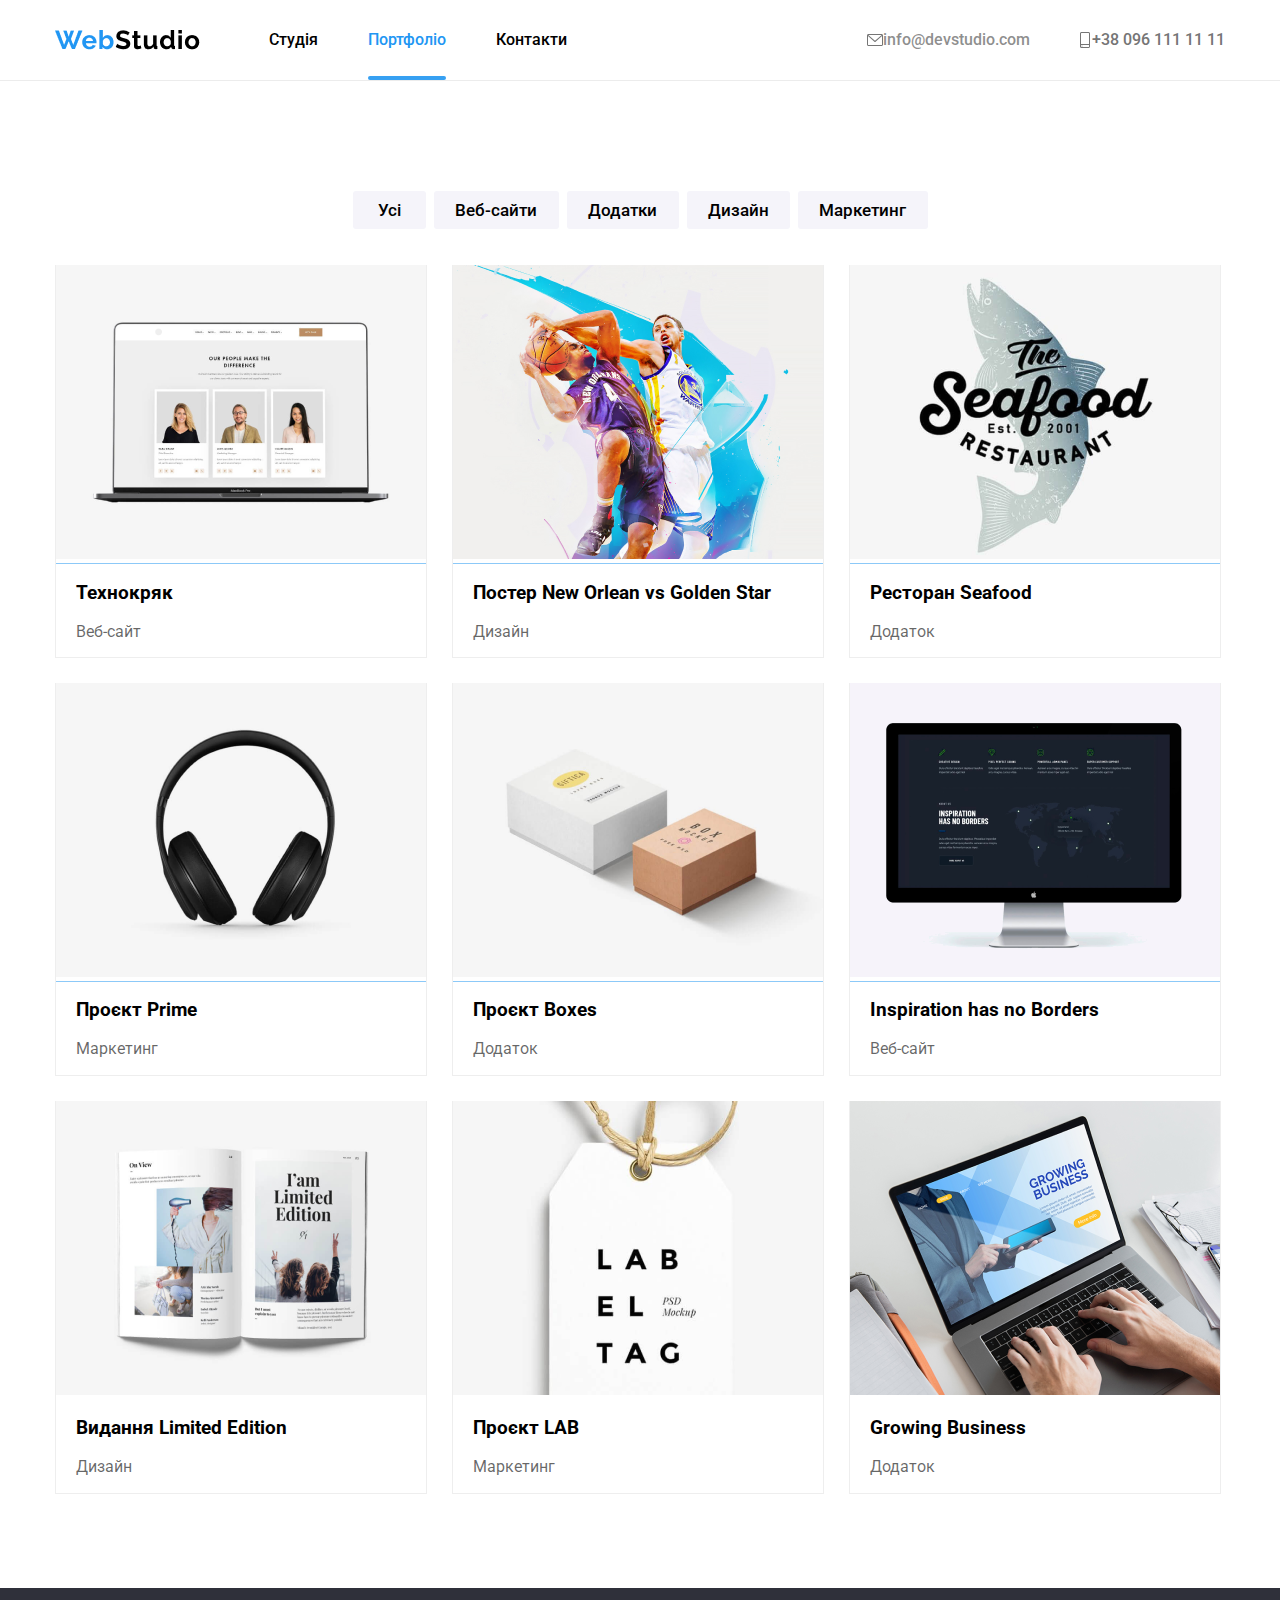
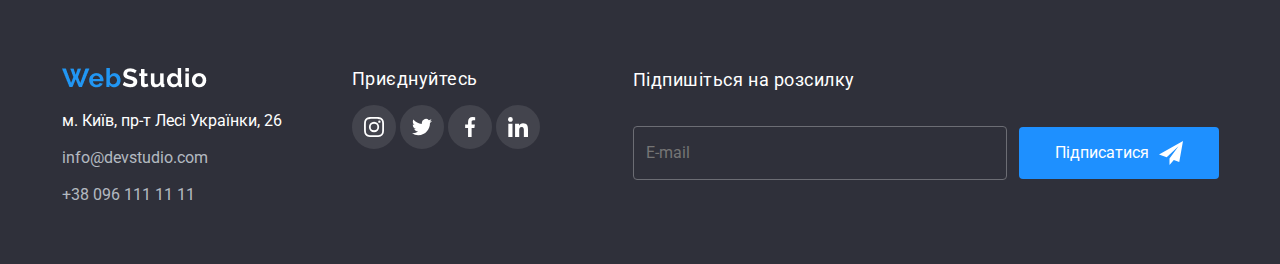
<file: index2.html>
<!DOCTYPE html>
<html lang="en">
<head>
  <meta charset="UTF-8" />
  <meta name="viewport" content="width=device-width, initial-scale=1.0">
  <title>Docиment</title>
  <link rel="preconnect" href="https://fonts.googleapis.com">
  <link rel="preconnect" href="https://fonts.gstatic.com" crossorigin>
  <link href="https://fonts.googleapis.com/css2?family=Roboto:wght@400;500;700;900&display=swap" rel="stylesheet">
  <link rel="stylesheet" href="https://necolas.github.io/normalize.css/8.0.1/normalize.css" />
  <link rel="stylesheet" href="css/stylesss.css" />
  <link rel="stylesheet" href="css/porfolio.css" />
</head>

<body>
  <header class="header">
    <div class="container">
      <nav class="header__nav menu menu-2">
        <img class="header__logo" src="img/logo.png" alt="логотип">
        <ul class="header__menu">

          <li class="header__item">
            <a class="header__link active" href="index.html">Студія</a>
          </li>
          <li class="header__item">
            <a class="header__link active1" href="lesson.html">Портфоліо</a>
          </li>
          
          <li class="header__item">
            <a class="header__link" href="contacts.html">Контакти</a>
          </li>
        </ul>
            <div class="header__contacts">
              <div class="header__item header__item--mail" id="header">
                <svg class="header__icon header__icon--mail1" xmlns="http://www.w3.org/2000/svg" width="16" height="12" fill="none">
                  <path class="header__icon--mail2" fill="#757575" d="M14.5 0h-13C.673 0 0 .673 0 1.5v9c0 .827.673 1.5 1.5 1.5h13c.827 0 1.5-.673 1.5-1.5v-9c0-.827-.673-1.5-1.5-1.5Zm0 1c.068 0 .133.014.192.039L8 6.839l-6.692-5.8A.498.498 0 0 1 1.5 1h13Zm0 10h-13a.5.5 0 0 1-.5-.5V2.095l6.672 5.783a.5.5 0 0 0 .656 0L15 2.095V10.5a.5.5 0 0 1-.5.5Z"/>
                </svg>

                <a class="header__link header__link--mail" href="mailto:info@devstudio.com">info@devstudio.com</a>
              </div>
              <div class="header__item header__item--tel">
                <svg xmlns="http://www.w3.org/2000/svg" width="10" height="16" fill="none">
                  <path class="header__icon--tell" fill="#757575" d="M8.5 0h-7C.673 0 0 .673 0 1.5v13c0 .827.673 1.5 1.5 1.5h7c.827 0 1.5-.673 1.5-1.5v-13C10 .673 9.327 0 8.5 0Zm-7 1h7a.5.5 0 0 1 .5.5V12H1V1.5a.5.5 0 0 1 .5-.5Zm7 14h-7a.5.5 0 0 1-.5-.5V13h8v1.5a.5.5 0 0 1-.5.5Z"/>
                  <path class="header__icon--tell" fill="#757575" d="M2.354 13.739a.445.445 0 0 1 0 .66.525.525 0 0 1-.708 0 .445.445 0 0 1 0-.66.525.525 0 0 1 .708 0Z"/>
                </svg>
                <a class="header__link header__link--tell" href="tel:+380961111111">+38 096 111 11 11</a>
              </div>
              </div>
          </div>


      </nav>
    </div>
</header>
  <main>
    <section>
      <div class="container">

        <ul class="first0list">
          <li>
            <button id="button-top" class="button-top" type="button">Усі</button>

          </li>
          <li>
            <button id="button-top2" class="button-top" type="button">
              Веб-сайти</button>

          </li>
          <li>
            <button id="button-top3" class="button-top" type="button">
              Додатки</button>

          </li>
          <li>

            <button id="button-top4" class="button-top" type="button">
              Дизайн
            </button>

          </li>
          <li>
            <button id="button-top5" class="button-dfdfdfd" type="button">
              Маркетинг
            </button>
          </li>
        </ul>
        
      </div>
    </section>
    <section class="main">
      <div class="card-set">

        <div class="container">
          <div class="itemsmains">
            <article class="item-main">
              <figure>
                <div class="fug2">
                  <picture class="imgfug2over">
                    <source srcset="img/foto-lesson/foto-1(1x).png 1x, img/foto-lesson/foto-1(2x).png 2x" type="image/png" />
                    <img src="img/img8.png" alt="Технокряк" />
                  </picture>

                  <div class="overlay">
                    <p class="pover">Ресурс пропонує комплексні пропозиції з різним рівнем функціоналу та сервісів. Все
                      це дозволить відвідувачу отримати вичерпні відомості про компанію чи приватну особу.</p>
                  </div>
                </div>

                <figcaption>
                  <h3>Технокряк</h3>
                  <p>Веб-сайт</p>
                </figcaption>
              </figure>

            </article>
            <article class="item-main">
              <figure>
                <div class="fug2">
                  <picture class="imgfug2over">
                    <source srcset="img/foto-lesson/foto-2(1x).png 1x, img/foto-lesson/foto-2(2x).png 2x" type="image/png" />
                    <img src="img/img7.jpg" alt="Технокряк" />
                  </picture>
                  <div class="overlay">

                    <p class="pover">Ресурс пропонує комплексні пропозиції з різним рівнем функціоналу та сервісів. Все
                      це дозволить відвідувачу отримати вичерпні відомості про компанію чи приватну особу.</p>
                  </div>
                </div>
                <figcaption>
                  <h3>Постер New Orlean vs Golden Star</h3>

                  <p>Дизайн</p>
                </figcaption>
              </figure>
            </article>
            <article class="item-main">
              <figure>
                <div class="fug2">
                  <picture class="imgfug2over">


                    <source srcset="img/foto-lesson/foto-3(1x).png 1x, img/foto-lesson/foto-3(2x).png 2x" type="image/png" />
                    <img src="img/img9.jpg" alt="Технокряк" />
                  </picture>
                  <div class="overlay">
                    <p class="pover">Ресурс пропонує комплексні пропозиції з різним рівнем функціоналу та сервісів. Все
                      це дозволить відвідувачу отримати вичерпні відомості про компанію чи приватну особу.</p>

                  </div>
                </div>

                <figcaption>
                  <h3>Ресторан Seafood</h3>
                  <p>Додаток</p>
                </figcaption>
              </figure>
            </article>

            <article class="item-main">
              <figure>
                <div class="fug2">
                  <picture class="imgfug2over">
                    <source srcset="img/foto-lesson/foto-4(1x).png 1x, img/foto-lesson/foto-4(2x).png 2x" type="image/png" />
                    <img src="img/img1.jpg" alt="Технокряк" />


                  </picture>
                  <div class="overlay">

                    <p class="pover">Ресурс пропонує комплексні пропозиції з різним рівнем функціоналу та сервісів. Все
                      це дозволить відвідувачу отримати вичерпні відомості про компанію чи приватну особу.</p>
                  </div>
                </div>

                <figcaption>
                  <h3>Проєкт Prime</h3>
                  <p>Маркетинг</p>
                </figcaption>
              </figure>
            </article>
            <article class="item-main">
              <figure>


                <div class="fug2">
                  <picture class="imgfug2over">
                    <source srcset="img/foto-lesson/foto-5(1x).png 1x, img/foto-lesson/foto-5(2x).png 2x" type="image/png" />
                    <img src="img/img2.jpg" alt="Технокряк" />
                  </picture>
                  <div class="overlay">
                    <p class="pover">Ресурс пропонує комплексні пропозиції з різним рівнем функціоналу та сервісів. Все
                      це дозволить відвідувачу отримати вичерпні відомості про компанію чи приватну особу.</p>
                  </div>
                </div>

                <figcaption>
                  <h3>Проєкт Boxes</h3>
                  <p>Додаток</p>
                </figcaption>


              </figure>
            </article>
            <article class="item-main">
              <figure>
                <div class="fug2">
                  <picture class="imgfug2over">
                    <source srcset="img/foto-lesson/foto-6(1x).png 1x, img/foto-lesson/foto-6(2x).png 2x" type="image/png" />
                    <img src="img/img3.jpg" alt="Технокряк" />
                  </picture>

                  <div class="overlay">
                    <p class="pover">Ресурс пропонує комплексні пропозиції з різним рівнем функціоналу та сервісів. Все
                      це дозволить відвідувачу отримати вичерпні відомості про компанію чи приватну особу.</p>
                  </div>
                </div>
                <figcaption>
                  <h3>Inspiration has no Borders</h3>
                  <p>Веб-сайт</p>
                </figcaption>
              </figure>

            </article>

            <article class="item-main">
              <figure>
                <div class="fug2">
                  <picture class="imgfug2over">
                    <source srcset="img/foto-lesson/foto-7(1x).png 1x, img/foto-lesson/foto-7(2x).png 2x" type="image/png" />
                    <img src="img/img4.jpg" alt="Технокряк" />
                  </picture>

                  <div class="overlay">
                    <p class="pover">Ресурс пропонує комплексні пропозиції з різним рівнем функціоналу та сервісів. Все
                      це дозволить відвідувачу отримати вичерпні відомості про компанію чи приватну особу.</p>
                  </div>
                </div>
                <figcaption>
                  <h3>Видання Limited Edition</h3>
                  <p>Дизайн</p>
                </figcaption>


              </figure>
            </article>
            <article class="item-main">
              <figure>

                <div class="fug2">
                  <picture class="imgfug2over">
                    <source srcset="img/foto-lesson/foto-8(1x).png 1x, img/foto-lesson/foto-8(2x).png 2x" type="image/png" />
                    <img src="img/img5.jpg" alt="Технокряк" />
                  </picture>
                  <div class="overlay">
                    <p class="pover">Ресурс пропонує комплексні пропозиції з різним рівнем функціоналу та сервісів. Все
                      це дозволить відвідувачу отримати вичерпні відомості про компанію чи приватну особу.</p>
                  </div>

                </div>
                <figcaption class="ssddccsacsdcscv2">
                  <h3>Проєкт LAB</h3>
                  <p>Маркетинг</p>
                </figcaption>
              </figure>


            </article>
            <article class="item-main">
              <figure>
                <div class="fug2">
                  <picture class="imgfug2over">
                    <source srcset="img/foto-lesson/foto-9(1x).png 1x, img/foto-lesson/foto-9(2x).png 2x" type="image/png" />
                    <img src="img/img6.jpg" alt="Технокряк" />
                  </picture>
                  <div class="overlay">
                    <p class="pover">Ресурс пропонує комплексні пропозиції з різним рівнем функціоналу та сервісів. Все
                      це дозволить відвідувачу отримати вичерпні відомості про компанію чи приватну особу.</p>
                  </div>

                </div>
                <figcaption>
                  <h3>Growing Business</h3>
                  <p>Додаток</p>
                </figcaption>
              </figure>
            </article>

          </div>
        </div>



      </div>
    </section>
  </main>
  <footer>
    <div class="container" id="a43">

        <div class="footer-flex-box-1">
            <div class="fotero-1">
                <picture class="img-footer">
                    <source srcset="img/new-foto/footer-logo(1x).png 1x, img/new-foto/footer-logo(1x).png 2x" type="image/png"/>
                    <img src="img/WebStudio (1).png" alt="Фото людини" />
                </picture>
                <br>
                <p class="v">м. Київ, пр-т Лесі Українки, 26</p>

                <br>

                <a class="mail-footer" href="mailto:info@devstudio.com">info@devstudio.com</a>
                <br>
                <br>
                <a class="tel-footer" href="tel:+380961111111">+38 096 111 11 11</a>
            </div>
            <div class="fotero-2">
                <p class="join-footer">Приєднуйтесь</p>
                <svg class="insta0" xmlns="http://www.w3.org/2000/svg" width="44" height="44" fill="none">
                    <path class="insta1" fill="#43444d"
                        d="M44 22a21.931 21.931 0 0 1-6.444 15.556A21.931 21.931 0 0 1 22 44a21.931 21.931 0 0 1-15.556-6.444A21.931 21.931 0 0 1 0 22 21.931 21.931 0 0 1 6.444 6.444 21.931 21.931 0 0 1 22 0a21.931 21.931 0 0 1 15.556 6.444A21.931 21.931 0 0 1 44 22Z" />
                    <g fill="#ffffff" clip-path="url(#a)">


                        <path class="insta2"
                            d="M31.98 17.88c-.046-1.063-.218-1.793-.464-2.426a4.881 4.881 0 0 0-1.157-1.774 4.922 4.922 0 0 0-1.77-1.153c-.637-.246-1.363-.418-2.426-.464-1.07-.051-1.41-.063-4.126-.063-2.715 0-3.055.012-4.122.059-1.063.046-1.793.219-2.426.465a4.879 4.879 0 0 0-1.774 1.156 4.923 4.923 0 0 0-1.152 1.77c-.247.637-.418 1.363-.465 2.426-.051 1.07-.063 1.41-.063 4.126 0 2.715.012 3.055.059 4.122.047 1.063.219 1.793.465 2.426a4.932 4.932 0 0 0 1.156 1.774c.5.508 1.106.902 1.77 1.152.637.247 1.364.419 2.426.465 1.067.047 1.407.059 4.122.059 2.716 0 3.055-.012 4.122-.059 1.063-.046 1.793-.218 2.426-.464a5.116 5.116 0 0 0 2.927-2.927c.246-.637.418-1.364.465-2.426.047-1.067.058-1.407.058-4.122s-.004-3.055-.05-4.122Zm-1.8 8.166c-.044.977-.208 1.504-.344 1.855a3.318 3.318 0 0 1-1.9 1.9c-.35.136-.882.3-1.855.343-1.055.047-1.371.059-4.04.059-2.668 0-2.989-.012-4.04-.059-.977-.043-1.504-.207-1.856-.344a3.076 3.076 0 0 1-1.148-.746 3.109 3.109 0 0 1-.747-1.148c-.136-.352-.3-.883-.343-1.856-.047-1.055-.059-1.372-.059-4.04 0-2.669.012-2.99.059-4.04.043-.977.207-1.504.343-1.856a3.04 3.04 0 0 1 .75-1.149 3.104 3.104 0 0 1 1.15-.746c.35-.136.882-.3 1.855-.344 1.055-.046 1.372-.058 4.04-.058 2.672 0 2.989.011 4.04.058.977.043 1.504.207 1.856.344.433.16.828.414 1.148.746.332.325.586.715.747 1.15.136.35.3.882.343 1.855.047 1.055.059 1.371.059 4.04 0 2.668-.012 2.98-.059 4.036Z" />
                        <path class="insta3"
                            d="M22.037 16.864a5.139 5.139 0 1 0 5.138 5.138 5.139 5.139 0 0 0-5.138-5.138Zm0 8.47a3.333 3.333 0 1 1 .001-6.666 3.333 3.333 0 0 1 0 6.667ZM28.578 16.661a1.2 1.2 0 1 1-2.4 0 1.2 1.2 0 0 1 2.4 0Z" />
                    </g>
                    <defs>
                        <clipPath id="a">
                            <path class="insta4" fill="#fff" d="M12 12h20v20H12z" />
                        </clipPath>
                    </defs>
                </svg>
                <svg class="twitter0" xmlns="http://www.w3.org/2000/svg" width="44" height="44" fill="none">
                    <path class="twitter1" fill="#43444d"
                        d="M44 22a21.931 21.931 0 0 1-6.444 15.556A21.931 21.931 0 0 1 22 44a21.931 21.931 0 0 1-15.556-6.444A21.931 21.931 0 0 1 0 22 21.931 21.931 0 0 1 6.444 6.444 21.931 21.931 0 0 1 22 0a21.931 21.931 0 0 1 15.556 6.444A21.931 21.931 0 0 1 44 22Z" />
                    <g clip-path="url(#a)">

                      
                        <path class="twitter2" fill="#ffffff"
                            d="M32 15.799a8.55 8.55 0 0 1-2.363.647 4.076 4.076 0 0 0 1.804-2.266 8.191 8.191 0 0 1-2.6.992 4.099 4.099 0 0 0-7.093 2.804c0 .325.028.638.096.935-3.409-.166-6.425-1.8-8.452-4.289a4.128 4.128 0 0 0-.56 2.073c0 1.42.73 2.679 1.82 3.407a4.048 4.048 0 0 1-1.852-.505v.045a4.119 4.119 0 0 0 3.285 4.03 4.09 4.09 0 0 1-1.075.134 3.62 3.62 0 0 1-.776-.07c.531 1.624 2.039 2.818 3.831 2.857a8.238 8.238 0 0 1-5.084 1.748 7.67 7.67 0 0 1-.981-.056 11.543 11.543 0 0 0 6.29 1.84c7.545 0 11.67-6.25 11.67-11.668 0-.18-.006-.356-.015-.53A8.179 8.179 0 0 0 32 15.8Z" />
                    </g>
                    <defs>
                        <clipPath id="a">
                            <path class="twitter3" fill="#ffffff" d="M12 12h20v20H12z" />
                        </clipPath>
                    </defs>
                </svg>
                <svg class="face0" xmlns="http://www.w3.org/2000/svg" width="44" height="44" fill="none">
                    <path class="face1" fill="#43444d"
                        d="M44 22a21.931 21.931 0 0 1-6.444 15.556A21.931 21.931 0 0 1 22 44a21.931 21.931 0 0 1-15.556-6.444A21.931 21.931 0 0 1 0 22 21.931 21.931 0 0 1 6.444 6.444 21.931 21.931 0 0 1 22 0a21.931 21.931 0 0 1 15.556 6.444A21.931 21.931 0 0 1 44 22Z" />
                    <g clip-path="url(#a)">

                        <path class="face2" fill="#ffffff"
                            d="M25.33 15.32h1.827v-3.18a23.588 23.588 0 0 0-2.66-.14c-2.633 0-4.436 1.656-4.436 4.7v2.8h-2.905v3.555h2.905V32h3.562v-8.944h2.787l.443-3.555h-3.231v-2.45c0-1.027.277-1.73 1.709-1.73Z" />
                    </g>
                    <defs>
                        <clipPath id="a">
                            <path class="face3" fill="#ffffff" d="M12 12h20v20H12z" />
                        </clipPath>
                    </defs>




                </svg>
                <svg class="in0" xmlns="http://www.w3.org/2000/svg" width="44" height="44" fill="none">
                    <path class="in1" fill="#43444d"
                        d="M44 22a21.931 21.931 0 0 1-6.444 15.556A21.931 21.931 0 0 1 22 44a21.931 21.931 0 0 1-15.556-6.444A21.931 21.931 0 0 1 0 22 21.931 21.931 0 0 1 6.444 6.444 21.931 21.931 0 0 1 22 0a21.931 21.931 0 0 1 15.556 6.444A21.931 21.931 0 0 1 44 22Z" />
                    <g fill="#ffffff" clip-path="url(#a)">
                        <path class="in2"
                            d="M31.995 32H32v-7.336c0-3.588-.773-6.352-4.968-6.352-2.016 0-3.37 1.106-3.922 2.155h-.058v-1.82h-3.978v13.352h4.142v-6.611c0-1.741.33-3.425 2.486-3.425 2.124 0 2.155 1.987 2.155 3.536V32h4.138ZM12.33 18.648h4.147V32H12.33V18.648ZM14.402 12A2.402 2.402 0 0 0 12 14.402c0 1.325 1.076 2.424 2.402 2.424 1.325 0 2.401-1.099 2.401-2.424A2.403 2.403 0 0 0 14.402 12Z" />
                    </g>
                    <defs>
                        <clipPath id="a">
                            <path class="in3" fill="#ffffff" d="M12 12h20v20H12z" />
                        </clipPath>
                    </defs>
                </svg>
            </div>
            <div class="navisdscdsa">
                <p class="subscraib">Підпишіться на розсилку</p>
                <form class="ddnavil">
                    <input type="email" class="subscription-input" placeholder="E-mail" required>
                    <div class="but-fn">

                        <button type="submit" class="subscription-button">Підписатися
                            <svg width="24" height="24" viewBox="0 0 24 24" fill="none"
                                xmlns="http://www.w3.org/2000/svg">
                                <path
                                    d="M24 0L0 13.5L7.66994 16.3407L19.5 5.25002L10.5017 17.3896L10.509 17.3923L10.5 17.3896V24.0001L14.8013 18.982L20.2501 21.0001L24 0Z"
                                    fill="white" />
                            </svg>
                        </button>
                    </div>
                </form>
            </div>
        </div>
    </div>
</footer>
</body>

</html>
</file>
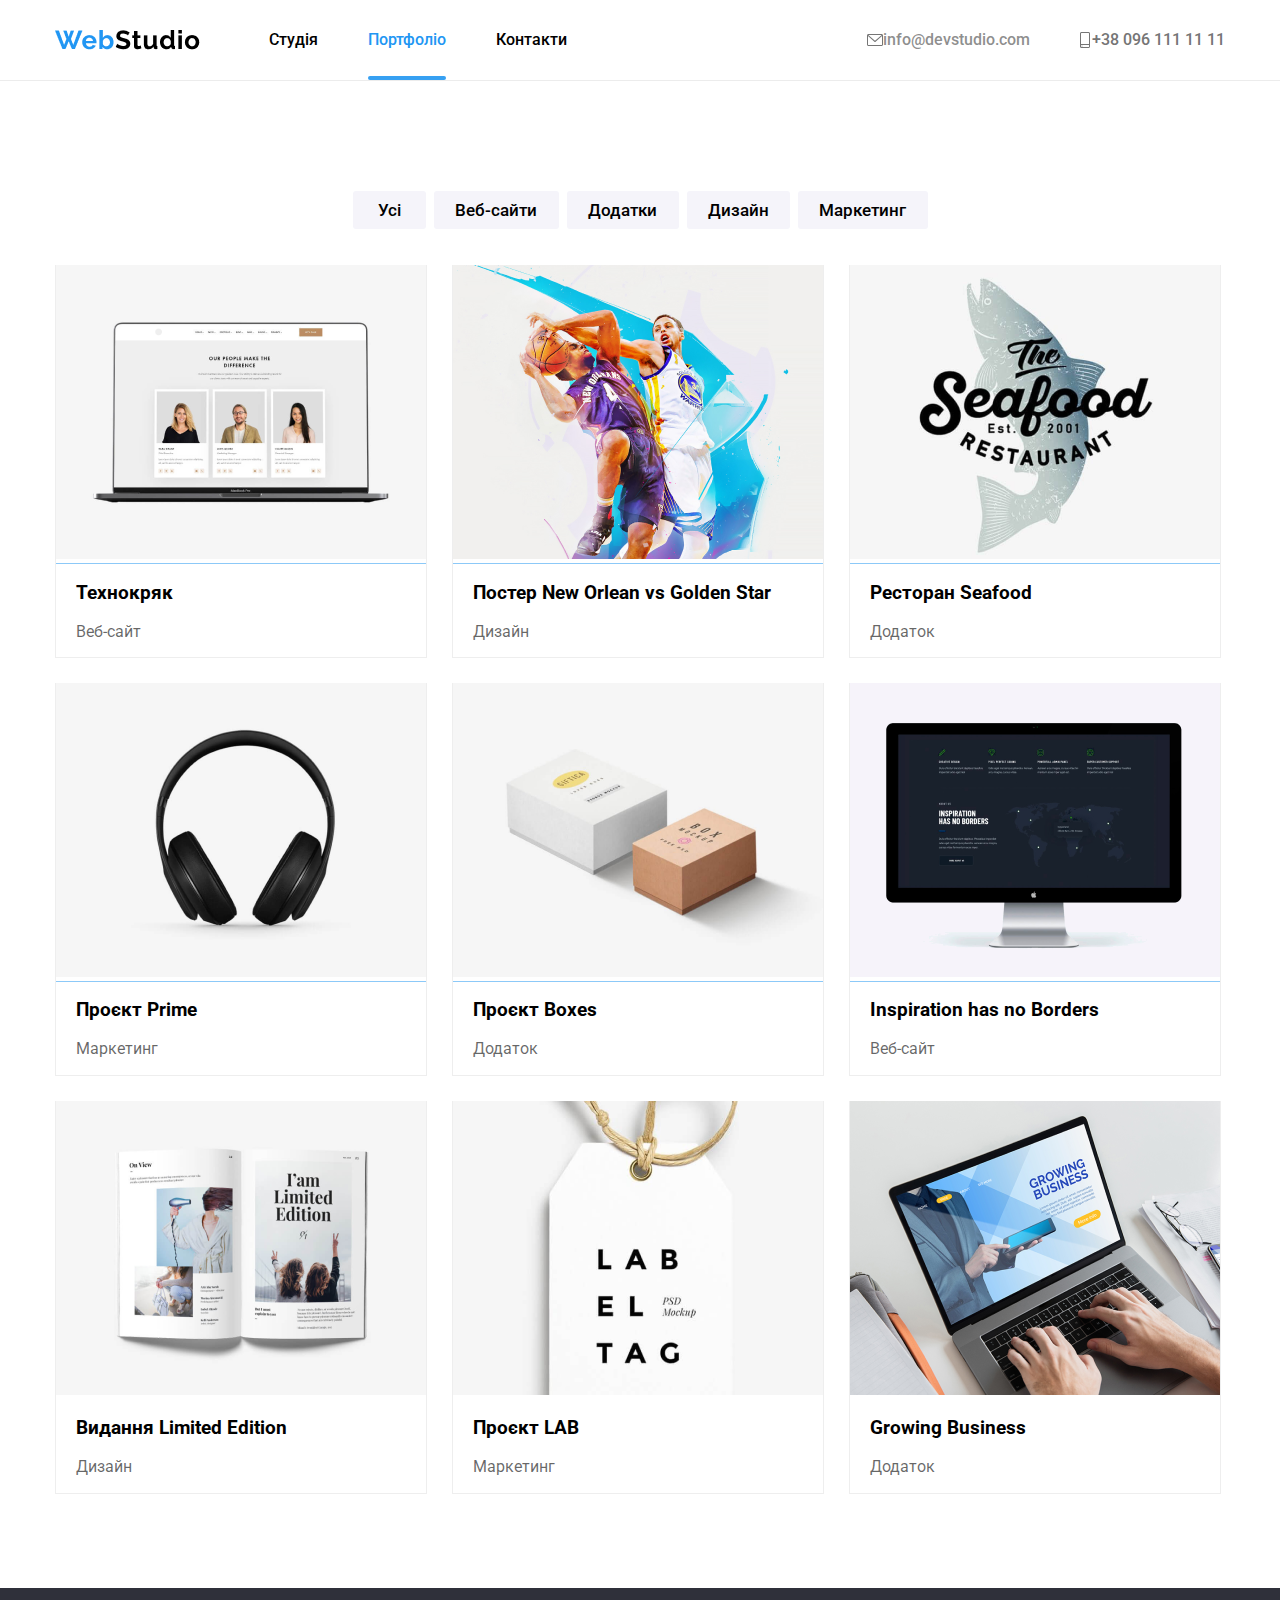
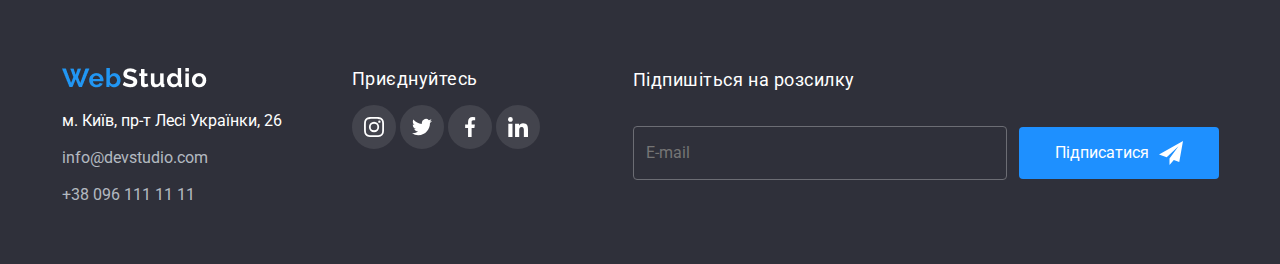
<file: Web__Studio/index2.html>
<!DOCTYPE html>
<html lang="en">
<head>
  <meta charset="UTF-8" />
  <meta name="viewport" content="width=device-width, initial-scale=1.0">
  <title>Docиment</title>
  <link rel="preconnect" href="https://fonts.googleapis.com">
  <link rel="preconnect" href="https://fonts.gstatic.com" crossorigin>
  <link href="https://fonts.googleapis.com/css2?family=Roboto:wght@400;500;700;900&display=swap" rel="stylesheet">
  <link rel="stylesheet" href="https://necolas.github.io/normalize.css/8.0.1/normalize.css" />
  <link rel="stylesheet" href="css/stylesss.css" />
  <link rel="stylesheet" href="css/porfolio.css" />
</head>

<body>
  <header class="header">
    <div class="container">
      <nav class="header__nav menu menu-2">
        <img class="header__logo" src="img/logo.png" alt="логотип">
        <ul class="header__menu">
          <li class="header__item">
            <a class="header__link active" href="index.html">Студія</a>
          </li>
          <li class="header__item">
            <a class="header__link active1" href="lesson.html">Портфоліо</a>
          </li>
          <li class="header__item">
            <a class="header__link" href="contacts.html">Контакти</a>
          </li>
        </ul>
            <div class="header__contacts">
              <div class="header__item header__item--mail" id="header">
                <svg class="header__icon header__icon--mail1" xmlns="http://www.w3.org/2000/svg" width="16" height="12" fill="none">
                  <path class="header__icon--mail2" fill="#757575" d="M14.5 0h-13C.673 0 0 .673 0 1.5v9c0 .827.673 1.5 1.5 1.5h13c.827 0 1.5-.673 1.5-1.5v-9c0-.827-.673-1.5-1.5-1.5Zm0 1c.068 0 .133.014.192.039L8 6.839l-6.692-5.8A.498.498 0 0 1 1.5 1h13Zm0 10h-13a.5.5 0 0 1-.5-.5V2.095l6.672 5.783a.5.5 0 0 0 .656 0L15 2.095V10.5a.5.5 0 0 1-.5.5Z"/>
                </svg>
                <a class="header__link header__link--mail" href="mailto:info@devstudio.com">info@devstudio.com</a>
              </div>
              <div class="header__item header__item--tel">
                <svg xmlns="http://www.w3.org/2000/svg" width="10" height="16" fill="none">
                  <path class="header__icon--tell" fill="#757575" d="M8.5 0h-7C.673 0 0 .673 0 1.5v13c0 .827.673 1.5 1.5 1.5h7c.827 0 1.5-.673 1.5-1.5v-13C10 .673 9.327 0 8.5 0Zm-7 1h7a.5.5 0 0 1 .5.5V12H1V1.5a.5.5 0 0 1 .5-.5Zm7 14h-7a.5.5 0 0 1-.5-.5V13h8v1.5a.5.5 0 0 1-.5.5Z"/>
                  <path class="header__icon--tell" fill="#757575" d="M2.354 13.739a.445.445 0 0 1 0 .66.525.525 0 0 1-.708 0 .445.445 0 0 1 0-.66.525.525 0 0 1 .708 0Z"/>
                </svg>
                <a class="header__link header__link--tell" href="tel:+380961111111">+38 096 111 11 11</a>
              </div>
              </div>
          </div>
      </nav>
    </div>
</header>
  <main>
    <section>
      <div class="container">
        <ul class="first0list">
          <li>
            <button id="button-top" class="button-top" type="button">Усі</button>
          </li>
          <li>
            <button id="button-top2" class="button-top" type="button">
              Веб-сайти</button>
          </li>
          <li>
            <button id="button-top3" class="button-top" type="button">
              Додатки</button>
          </li>
          <li>
            <button id="button-top4" class="button-top" type="button">
              Дизайн
            </button>
          </li>
          <li>
            <button id="button-top5" class="button-dfdfdfd" type="button">
              Маркетинг
            </button>
          </li>
        </ul>
        
      </div>
    </section>
    <section class="main">
      <div class="card-set">
        <div class="container">
          <div class="itemsmains">
            <article class="item-main">
              <figure>
                <div class="fug2">
                  <picture class="imgfug2over">
                    <source srcset="img/foto-lesson/foto-1(1x).png 1x, img/foto-lesson/foto-1(2x).png 2x" type="image/png" />
                    <img src="img/img8.png" alt="Технокряк" />
                  </picture>
                  <div class="overlay">
                    <p class="pover">Ресурс пропонує комплексні пропозиції з різним рівнем функціоналу та сервісів. Все
                      це дозволить відвідувачу отримати вичерпні відомості про компанію чи приватну особу.</p>
                  </div>
                </div>
                <figcaption>
                  <h3>Технокряк</h3>
                  <p>Веб-сайт</p>
                </figcaption>
              </figure>
            </article>
            <article class="item-main">
              <figure>
                <div class="fug2">
                  <picture class="imgfug2over">
                    <source srcset="img/foto-lesson/foto-2(1x).png 1x, img/foto-lesson/foto-2(2x).png 2x" type="image/png" />
                    <img src="img/img7.jpg" alt="Технокряк" />
                  </picture>
                  <div class="overlay">
                    <p class="pover">Ресурс пропонує комплексні пропозиції з різним рівнем функціоналу та сервісів. Все
                      це дозволить відвідувачу отримати вичерпні відомості про компанію чи приватну особу.</p>
                  </div>
                </div>
                <figcaption>
                  <h3>Постер New Orlean vs Golden Star</h3>
                  <p>Дизайн</p>
                </figcaption>
              </figure>
            </article>
            <article class="item-main">
              <figure>
                <div class="fug2">
                  <picture class="imgfug2over">
                    <source srcset="img/foto-lesson/foto-3(1x).png 1x, img/foto-lesson/foto-3(2x).png 2x" type="image/png" />
                    <img src="img/img9.jpg" alt="Технокряк" />
                  </picture>
                  <div class="overlay">
                    <p class="pover">Ресурс пропонує комплексні пропозиції з різним рівнем функціоналу та сервісів. Все
                      це дозволить відвідувачу отримати вичерпні відомості про компанію чи приватну особу.</p>
                  </div>
                </div>
                <figcaption>
                  <h3>Ресторан Seafood</h3>
                  <p>Додаток</p>
                </figcaption>
              </figure>
            </article>

            <article class="item-main">
              <figure>
                <div class="fug2">
                  <picture class="imgfug2over">
                    <source srcset="img/foto-lesson/foto-4(1x).png 1x, img/foto-lesson/foto-4(2x).png 2x" type="image/png" />
                    <img src="img/img1.jpg" alt="Технокряк" />
                  </picture>
                  <div class="overlay">
                    <p class="pover">Ресурс пропонує комплексні пропозиції з різним рівнем функціоналу та сервісів. Все
                      це дозволить відвідувачу отримати вичерпні відомості про компанію чи приватну особу.</p>
                  </div>
                </div>
                <figcaption>
                  <h3>Проєкт Prime</h3>
                  <p>Маркетинг</p>
                </figcaption>
              </figure>
            </article>
            <article class="item-main">
              <figure>
                <div class="fug2">
                  <picture class="imgfug2over">
                    <source srcset="img/foto-lesson/foto-5(1x).png 1x, img/foto-lesson/foto-5(2x).png 2x" type="image/png" />
                    <img src="img/img2.jpg" alt="Технокряк" />
                  </picture>
                  <div class="overlay">
                    <p class="pover">Ресурс пропонує комплексні пропозиції з різним рівнем функціоналу та сервісів. Все
                      це дозволить відвідувачу отримати вичерпні відомості про компанію чи приватну особу.</p>
                  </div>
                </div>
                <figcaption>
                  <h3>Проєкт Boxes</h3>
                  <p>Додаток</p>
                </figcaption>
              </figure>
            </article>
            <article class="item-main">
              <figure>
                <div class="fug2">
                  <picture class="imgfug2over">
                    <source srcset="img/foto-lesson/foto-6(1x).png 1x, img/foto-lesson/foto-6(2x).png 2x" type="image/png" />
                    <img src="img/img3.jpg" alt="Технокряк" />
                  </picture>
                  <div class="overlay">
                    <p class="pover">Ресурс пропонує комплексні пропозиції з різним рівнем функціоналу та сервісів. Все
                      це дозволить відвідувачу отримати вичерпні відомості про компанію чи приватну особу.</p>
                  </div>
                </div>
                <figcaption>
                  <h3>Inspiration has no Borders</h3>
                  <p>Веб-сайт</p>
                </figcaption>
              </figure>
            </article>

            <article class="item-main">
              <figure>
                <div class="fug2">
                  <picture class="imgfug2over">
                    <source srcset="img/foto-lesson/foto-7(1x).png 1x, img/foto-lesson/foto-7(2x).png 2x" type="image/png" />
                    <img src="img/img4.jpg" alt="Технокряк" />
                  </picture>
                  <div class="overlay">
                    <p class="pover">Ресурс пропонує комплексні пропозиції з різним рівнем функціоналу та сервісів. Все
                      це дозволить відвідувачу отримати вичерпні відомості про компанію чи приватну особу.</p>
                  </div>
                </div>
                <figcaption>
                  <h3>Видання Limited Edition</h3>
                  <p>Дизайн</p>
                </figcaption>
              </figure>
            </article>
            <article class="item-main">
              <figure>
                <div class="fug2">
                  <picture class="imgfug2over">
                    <source srcset="img/foto-lesson/foto-8(1x).png 1x, img/foto-lesson/foto-8(2x).png 2x" type="image/png" />
                    <img src="img/img5.jpg" alt="Технокряк" />
                  </picture>
                  <div class="overlay">
                    <p class="pover">Ресурс пропонує комплексні пропозиції з різним рівнем функціоналу та сервісів. Все
                      це дозволить відвідувачу отримати вичерпні відомості про компанію чи приватну особу.</p>
                  </div>
                </div>
                <figcaption class="ssddccsacsdcscv2">
                  <h3>Проєкт LAB</h3>
                  <p>Маркетинг</p>
                </figcaption>
              </figure>
            </article>
            <article class="item-main">
              <figure>
                <div class="fug2">
                  <picture class="imgfug2over">
                    <source srcset="img/foto-lesson/foto-9(1x).png 1x, img/foto-lesson/foto-9(2x).png 2x" type="image/png" />
                    <img src="img/img6.jpg" alt="Технокряк" />
                  </picture>
                  <div class="overlay">
                    <p class="pover">Ресурс пропонує комплексні пропозиції з різним рівнем функціоналу та сервісів. Все
                      це дозволить відвідувачу отримати вичерпні відомості про компанію чи приватну особу.</p>
                  </div>
                </div>
                <figcaption>
                  <h3>Growing Business</h3>
                  <p>Додаток</p>
                </figcaption>
              </figure>
            </article>
          </div>
        </div>
      </div>
    </section>
  </main>
  <footer>
    <div class="container" id="a43">
        <div class="footer-flex-box-1">
            <div class="fotero-1">
                <picture class="img-footer">
                    <source srcset="img/new-foto/footer-logo(1x).png 1x, img/new-foto/footer-logo(1x).png 2x" type="image/png"/>
                    <img src="img/WebStudio (1).png" alt="Фото людини" />
                </picture>
                <br>
                <p class="v">м. Київ, пр-т Лесі Українки, 26</p>
                <br>
                <a class="mail-footer" href="mailto:info@devstudio.com">info@devstudio.com</a>
                <br>
                <br>
                <a class="tel-footer" href="tel:+380961111111">+38 096 111 11 11</a>
            </div>
            <div class="fotero-2">
                <p class="join-footer">Приєднуйтесь</p>
                <svg class="insta0" xmlns="http://www.w3.org/2000/svg" width="44" height="44" fill="none">
                    <path class="insta1" fill="#43444d"
                        d="M44 22a21.931 21.931 0 0 1-6.444 15.556A21.931 21.931 0 0 1 22 44a21.931 21.931 0 0 1-15.556-6.444A21.931 21.931 0 0 1 0 22 21.931 21.931 0 0 1 6.444 6.444 21.931 21.931 0 0 1 22 0a21.931 21.931 0 0 1 15.556 6.444A21.931 21.931 0 0 1 44 22Z" />
                    <g fill="#ffffff" clip-path="url(#a)">
                        <path class="insta2"
                            d="M31.98 17.88c-.046-1.063-.218-1.793-.464-2.426a4.881 4.881 0 0 0-1.157-1.774 4.922 4.922 0 0 0-1.77-1.153c-.637-.246-1.363-.418-2.426-.464-1.07-.051-1.41-.063-4.126-.063-2.715 0-3.055.012-4.122.059-1.063.046-1.793.219-2.426.465a4.879 4.879 0 0 0-1.774 1.156 4.923 4.923 0 0 0-1.152 1.77c-.247.637-.418 1.363-.465 2.426-.051 1.07-.063 1.41-.063 4.126 0 2.715.012 3.055.059 4.122.047 1.063.219 1.793.465 2.426a4.932 4.932 0 0 0 1.156 1.774c.5.508 1.106.902 1.77 1.152.637.247 1.364.419 2.426.465 1.067.047 1.407.059 4.122.059 2.716 0 3.055-.012 4.122-.059 1.063-.046 1.793-.218 2.426-.464a5.116 5.116 0 0 0 2.927-2.927c.246-.637.418-1.364.465-2.426.047-1.067.058-1.407.058-4.122s-.004-3.055-.05-4.122Zm-1.8 8.166c-.044.977-.208 1.504-.344 1.855a3.318 3.318 0 0 1-1.9 1.9c-.35.136-.882.3-1.855.343-1.055.047-1.371.059-4.04.059-2.668 0-2.989-.012-4.04-.059-.977-.043-1.504-.207-1.856-.344a3.076 3.076 0 0 1-1.148-.746 3.109 3.109 0 0 1-.747-1.148c-.136-.352-.3-.883-.343-1.856-.047-1.055-.059-1.372-.059-4.04 0-2.669.012-2.99.059-4.04.043-.977.207-1.504.343-1.856a3.04 3.04 0 0 1 .75-1.149 3.104 3.104 0 0 1 1.15-.746c.35-.136.882-.3 1.855-.344 1.055-.046 1.372-.058 4.04-.058 2.672 0 2.989.011 4.04.058.977.043 1.504.207 1.856.344.433.16.828.414 1.148.746.332.325.586.715.747 1.15.136.35.3.882.343 1.855.047 1.055.059 1.371.059 4.04 0 2.668-.012 2.98-.059 4.036Z" />
                        <path class="insta3"
                            d="M22.037 16.864a5.139 5.139 0 1 0 5.138 5.138 5.139 5.139 0 0 0-5.138-5.138Zm0 8.47a3.333 3.333 0 1 1 .001-6.666 3.333 3.333 0 0 1 0 6.667ZM28.578 16.661a1.2 1.2 0 1 1-2.4 0 1.2 1.2 0 0 1 2.4 0Z" />
                    </g>
                    <defs>
                        <clipPath id="a">
                            <path class="insta4" fill="#fff" d="M12 12h20v20H12z" />
                        </clipPath>
                    </defs>
                </svg>
                <svg class="twitter0" xmlns="http://www.w3.org/2000/svg" width="44" height="44" fill="none">
                    <path class="twitter1" fill="#43444d"
                        d="M44 22a21.931 21.931 0 0 1-6.444 15.556A21.931 21.931 0 0 1 22 44a21.931 21.931 0 0 1-15.556-6.444A21.931 21.931 0 0 1 0 22 21.931 21.931 0 0 1 6.444 6.444 21.931 21.931 0 0 1 22 0a21.931 21.931 0 0 1 15.556 6.444A21.931 21.931 0 0 1 44 22Z" />
                    <g clip-path="url(#a)">
                        <path class="twitter2" fill="#ffffff"
                            d="M32 15.799a8.55 8.55 0 0 1-2.363.647 4.076 4.076 0 0 0 1.804-2.266 8.191 8.191 0 0 1-2.6.992 4.099 4.099 0 0 0-7.093 2.804c0 .325.028.638.096.935-3.409-.166-6.425-1.8-8.452-4.289a4.128 4.128 0 0 0-.56 2.073c0 1.42.73 2.679 1.82 3.407a4.048 4.048 0 0 1-1.852-.505v.045a4.119 4.119 0 0 0 3.285 4.03 4.09 4.09 0 0 1-1.075.134 3.62 3.62 0 0 1-.776-.07c.531 1.624 2.039 2.818 3.831 2.857a8.238 8.238 0 0 1-5.084 1.748 7.67 7.67 0 0 1-.981-.056 11.543 11.543 0 0 0 6.29 1.84c7.545 0 11.67-6.25 11.67-11.668 0-.18-.006-.356-.015-.53A8.179 8.179 0 0 0 32 15.8Z" />
                    </g>
                    <defs>
                        <clipPath id="a">
                            <path class="twitter3" fill="#ffffff" d="M12 12h20v20H12z" />
                        </clipPath>
                    </defs>
                </svg>
                <svg class="face0" xmlns="http://www.w3.org/2000/svg" width="44" height="44" fill="none">
                    <path class="face1" fill="#43444d"
                        d="M44 22a21.931 21.931 0 0 1-6.444 15.556A21.931 21.931 0 0 1 22 44a21.931 21.931 0 0 1-15.556-6.444A21.931 21.931 0 0 1 0 22 21.931 21.931 0 0 1 6.444 6.444 21.931 21.931 0 0 1 22 0a21.931 21.931 0 0 1 15.556 6.444A21.931 21.931 0 0 1 44 22Z" />
                    <g clip-path="url(#a)">
                        <path class="face2" fill="#ffffff"
                            d="M25.33 15.32h1.827v-3.18a23.588 23.588 0 0 0-2.66-.14c-2.633 0-4.436 1.656-4.436 4.7v2.8h-2.905v3.555h2.905V32h3.562v-8.944h2.787l.443-3.555h-3.231v-2.45c0-1.027.277-1.73 1.709-1.73Z" />
                    </g>
                    <defs>
                        <clipPath id="a">
                            <path class="face3" fill="#ffffff" d="M12 12h20v20H12z" />
                        </clipPath>
                    </defs>
                </svg>
                <svg class="in0" xmlns="http://www.w3.org/2000/svg" width="44" height="44" fill="none">
                    <path class="in1" fill="#43444d"
                        d="M44 22a21.931 21.931 0 0 1-6.444 15.556A21.931 21.931 0 0 1 22 44a21.931 21.931 0 0 1-15.556-6.444A21.931 21.931 0 0 1 0 22 21.931 21.931 0 0 1 6.444 6.444 21.931 21.931 0 0 1 22 0a21.931 21.931 0 0 1 15.556 6.444A21.931 21.931 0 0 1 44 22Z" />
                    <g fill="#ffffff" clip-path="url(#a)">
                        <path class="in2"
                            d="M31.995 32H32v-7.336c0-3.588-.773-6.352-4.968-6.352-2.016 0-3.37 1.106-3.922 2.155h-.058v-1.82h-3.978v13.352h4.142v-6.611c0-1.741.33-3.425 2.486-3.425 2.124 0 2.155 1.987 2.155 3.536V32h4.138ZM12.33 18.648h4.147V32H12.33V18.648ZM14.402 12A2.402 2.402 0 0 0 12 14.402c0 1.325 1.076 2.424 2.402 2.424 1.325 0 2.401-1.099 2.401-2.424A2.403 2.403 0 0 0 14.402 12Z" />
                    </g>
                    <defs>
                        <clipPath id="a">
                            <path class="in3" fill="#ffffff" d="M12 12h20v20H12z" />
                        </clipPath>
                    </defs>
                </svg>
            </div>
            <div class="navisdscdsa">
                <p class="subscraib">Підпишіться на розсилку</p>
                <form class="ddnavil">
                    <input type="email" class="subscription-input" placeholder="E-mail" required>
                    <div class="but-fn">
                        <button type="submit" class="subscription-button">Підписатися
                            <svg width="24" height="24" viewBox="0 0 24 24" fill="none"
                                xmlns="http://www.w3.org/2000/svg">
                                <path
                                    d="M24 0L0 13.5L7.66994 16.3407L19.5 5.25002L10.5017 17.3896L10.509 17.3923L10.5 17.3896V24.0001L14.8013 18.982L20.2501 21.0001L24 0Z"
                                    fill="white" />
                            </svg>
                        </button>
                    </div>
                </form>
            </div>
        </div>
    </div>
</footer>
</body>

</html>
</file>
<file: css/stylesss.css>
html {
  line-height: 1.15; /* 1 */
  -webkit-text-size-adjust: 100%; /* 2 */
}

body {
  margin: 0;
}

main {
  display: block;
}

h1 {
  font-size: 2em;
  margin: 0.67em 0;
}

hr {
  box-sizing: content-box; 
  height: 0; 
  overflow: visible; 
}

pre {
  font-family: monospace, monospace; 
  font-size: 1em; 
}

a {
  background-color: transparent;
}

abbr[title] {
  border-bottom: none; 
  text-decoration: underline; 
  -webkit-text-decoration: underline dotted;
  text-decoration: underline dotted; 
}

b,
strong {
  font-weight: bolder;
}

code,
kbd,
samp {
  font-family: monospace, monospace; 
  font-size: 1em; 
}


small {
  font-size: 80%;
}

sub,
sup {
  font-size: 75%;
  line-height: 0;
  position: relative;
  vertical-align: baseline;
}

sub {
  bottom: -0.25em;
}

sup {
  top: -0.5em;
}

img {
  border-style: none;
}

button,
input,
optgroup,
select,
textarea {
  font-family: inherit; 
  font-size: 100%; 
  line-height: 1.15; 
  margin: 0; 
}

button,
input { 
  overflow: visible;
}

button,
select { 
  text-transform: none;
}

button,
[type=button],
[type=reset],
[type=submit] {
  -webkit-appearance: button;
}

button::-moz-focus-inner,
[type=button]::-moz-focus-inner,
[type=reset]::-moz-focus-inner,
[type=submit]::-moz-focus-inner {
  border-style: none;
  padding: 0;
}

button:-moz-focusring,
[type=button]:-moz-focusring,
[type=reset]:-moz-focusring,
[type=submit]:-moz-focusring {
  outline: 1px dotted ButtonText;
}

fieldset {
  padding: 0.35em 0.75em 0.625em;
}

legend {
  box-sizing: border-box; 
  color: inherit; 
  display: table; 
  max-width: 100%; 
  padding: 0; 
  white-space: normal; 
}

progress {
  vertical-align: baseline;
}

textarea {
  overflow: auto;
}

[type=checkbox],
[type=radio] {
  box-sizing: border-box; 
  padding: 0; 
}

[type=number]::-webkit-inner-spin-button,
[type=number]::-webkit-outer-spin-button {
  height: auto;
}

[type=search] {
  -webkit-appearance: textfield; 
  outline-offset: -2px; 
}

[type=search]::-webkit-search-decoration {
  -webkit-appearance: none;
}

::-webkit-file-upload-button {
  -webkit-appearance: button; 
  font: inherit;  
}
details {
  display: block;
}

summary {
  display: list-item;
}

template {
  display: none;
}

[hidden] {
  display: none;
}
</file>
<file: css/styles.css>
@charset "UTF-8";
@import url("https://fonts.googleapis.com/css?family=Open+Sans+Condensed:500");
.header__link {
  color: #000000;
  font-weight: 500;
  transition: color 250ms cubic-bezier(0.4, 0, 0.2, 1);
}

footer .mail-footer, footer .tel-footer {
  color: rgba(240, 248, 255, 0.693);
}

.item-last {
  background-color: white;
  box-shadow: 0px 1px 3px rgba(0, 0, 0, 0.12);
  border-radius: 0px 0px 4px 4px;
}

.team {
  background-color: #f5f4fa;
}

.teamss-text, .imgssa, .texsstt, .item .description {
  text-align: center;
}

.item .description {
  position: absolute;
  bottom: 0;
  left: 0;
  width: 100%;
  background-color: rgba(47, 48, 58, 0.768);
  color: white;
  font-size: 20px;
  padding: 10px 0;
}

/* Medium: 1199px */
@media (min-width: 1200px) {
  .container {
    width: 1200px;
  }
  .header__contacts {
    display: flex;
    align-items: center;
  }
  .header__item--tel {
    padding-right: 0 !important;
  }
}
@media (max-width: 1199px) {
  .container {
    width: 748px !important;
    padding: 0 !important;
  }
  .footer-flex-box-1 {
    max-width: 768px;
    flex-wrap: wrap;
  }
  .fotero-1 {
    padding: 0;
    text-align: center;
  }
  .join-footer {
    padding-left: 30px;
  }
  .navisdscdsa {
    padding-top: 60px;
    padding-left: 0px !important;
  }
  .ddnavil {
    display: flex;
    flex-wrap: wrap;
    width: 380px;
    padding: 0;
    margin: 0;
  }
  .subscription-input {
    padding: 0;
    margin: 0;
  }
  .subscraib {
    padding-left: 70px;
  }
  #a43 {
    width: 748px !important;
    padding: 0px !important;
    display: flex !important;
    justify-content: center !important;
  }
  footer .fotero-1 {
    padding-right: 165px !important;
  }
  .subscraib {
    font-family: Roboto;
    font-size: 14px;
    font-weight: 700;
    line-height: 16.41px;
    letter-spacing: 0.03em;
    text-align: center;
  }
  #header {
    padding-left: 40px !important;
  }
  .header__item--mail {
    padding: 0 !important;
  }
  .header__item--tel {
    display: flex;
    justify-content: flex-end !important;
    padding-right: 18px !important;
    padding-left: 5px !important;
  }
  .header__link--tell {
    padding-left: 2px !important;
  }
  .header__link--mail {
    padding-left: 3px !important;
  }
  .header__menu a::before {
    content: "";
    width: 100%;
    height: 4px;
    position: absolute;
    bottom: -30px !important;
    background: #36a0f2;
    border-radius: 3px;
    transition: transform 400ms cubic-bezier(0.4, 0, 0.2, 1);
    transform: scale3d(0, 1, 1);
  }
  .hhh1 {
    margin-bottom: 30px;
    font-weight: 900;
    font-size: 26px !important;
    line-height: 1.6153846154;
    letter-spacing: 0.06em;
    text-transform: uppercase;
  }
  .one {
    background-image: url(../img/foto12.jpg);
    background-repeat: no-repeat;
    background-position: 50%;
    background-size: 1600px 400px;
  }
  .list {
    width: 760px !important;
    display: flex !important;
    justify-content: center !important;
    flex-wrap: wrap !important;
    gap: 30px;
  }
  .team-main {
    width: 760px !important;
    display: flex !important;
    justify-content: center !important;
    flex-wrap: wrap !important;
    gap: 30px;
  }
  .imgssa {
    width: 760px !important;
    display: flex;
    flex-wrap: wrap;
    justify-content: center !important;
    gap: 20px;
  }
  .special-item {
    width: 354px;
  }
  .section-last100klient-box-item {
    width: 738px !important;
    display: flex !important;
    flex-wrap: wrap !important;
    justify-content: center !important;
    gap: 30px !important;
  }
}
/* Small: 576px - 767px */
@media (max-width: 767px) {
  .container {
    width: 480px !important;
  }
  .footer-flex-box-1 {
    flex-direction: column !important;
    width: 460px;
  }
  .footer .fotero-1 {
    padding-right: 0px !important;
  }
  .fotero-1 {
    text-align: center;
    padding: 0 !important;
    padding-bottom: 60px !important;
  }
  .fotero-2 {
    text-align: center !important;
    padding-bottom: 30px;
  }
  .join-footer {
    padding-left: 30px;
  }
  .navisdscdsa {
    text-align: center !important;
    padding: 0 !important;
  }
  .ddnavil {
    display: flex;
    flex-wrap: wrap;
    width: 380px;
    padding: 0;
    margin: 0;
  }
  .subscription-input {
    padding: 0;
    margin: 0;
  }
  .subscraib {
    padding-left: 70px;
  }
  footer .fotero-1 {
    padding-right: 0 !important;
  }
  #a43 {
    width: 480px !important;
    padding: 0px !important;
    display: flex !important;
    justify-content: center !important;
  }
  .special-item {
    width: 270px !important;
  }
  .list {
    width: 450px !important;
    display: flex;
    justify-content: center !important;
    flex-wrap: wrap;
    margin: 0 auto;
  }
  .special-item {
    width: 100% !important;
  }
  .texst1 {
    text-align: center;
  }
  .special-item:nth-of-type(1)::before {
    content: "" !important;
    display: block;
    width: 100%;
    height: 120px;
    background-image: url(../img/group1.jpg);
    background-position: center;
  }
  .special-item:nth-of-type(2)::before {
    content: "" !important;
    display: block;
    width: 100%;
    height: 120px;
    background-image: url(../img/group4.jpg);
    background-position: center;
  }
  .special-item:nth-of-type(3)::before {
    content: "" !important;
    display: block;
    width: 100%;
    height: 120px;
    background-image: url(../img/group3.jpg);
    background-position: center;
  }
  .special-item:nth-of-type(4)::before {
    content: "" !important;
    display: block;
    width: 100%;
    height: 120px;
    background-image: url(../img/group2.jpg);
    background-position: center;
  }
  .imgssa {
    width: 450px !important;
    margin: 0 auto;
  }
  .teamss-text {
    width: auto;
  }
  .team-main {
    width: 450px !important;
    display: flex;
    margin: 0 auto !important;
  }
  .item-last {
    width: 100%;
  }
  .item-last img {
    width: 450px;
    height: 460px;
  }
  .section-last100klient-box-item {
    width: 380px !important;
    margin: 0 auto !important;
  }
  .klient-section-text {
    width: 100%;
  }
  .burger {
    display: block !important;
    position: relative;
    width: 30px !important;
    height: 20px !important;
  }
  .burger::before,
  .burger::after {
    content: "";
    background-color: black;
    position: absolute;
    width: 100%;
    height: 2px !important;
    left: 0;
  }
  .burger::before {
    top: 0;
  }
  .burger::after {
    bottom: 0;
  }
  .burger span {
    position: absolute;
    left: 0;
    top: 9px;
    background-color: black;
    height: 2px;
    width: 100%;
  }
  .header__nav {
    position: fixed;
    top: 0;
    left: 0;
    width: 100vw;
    height: 100vh;
    background-color: white;
    display: block !important;
    text-align: left;
    padding: 20px;
    z-index: 999;
    transition: transform 0.3s ease;
    transform: translateX(-100%);
  }
  .header__nav.active {
    transform: translateX(0);
  }
  /* Стилі для закриття меню (хрестик) */
  .burger-close {
    font-size: 40px;
    align-self: flex-end;
    cursor: pointer;
    margin-bottom: 20px;
  }
  /* Список меню */
  .header__menu {
    padding: 0;
    margin: 0;
  }
  .header__link {
    font-size: 24px;
    color: black;
    text-decoration: none;
  }
  .header__link:hover {
    color: #007bff; /* Синій при наведенні */
  }
  /* Стилі для контактної інформації */
  .header__contacts {
    margin-top: 20px;
  }
  .header__contacts a {
    color: #007bff;
    text-decoration: none;
    font-size: 18px;
  }
  .cont-box {
    display: flex;
    justify-content: space-between;
  }
  .header__logo1 {
    display: block !important;
  }
  .bur {
    margin-left: 200px;
  }
}
/*[base64]  */
/*# Open Hheeaaddeerr                                                                                  Open   Header                                                                                                Open Hheeaaddeerr */
/*[base64] */
.header {
  padding: 15px 0;
  border-bottom: 1px solid #ECECEC;
}
.header__nav {
  display: flex;
  flex-direction: row;
  justify-content: space-between;
  align-items: center;
  padding: 0;
}
.header__menu {
  display: flex;
  flex-direction: row;
  justify-content: center;
  align-items: center;
  list-style: none;
}
.header__menu a {
  position: relative;
}
.header__menu a::before {
  content: "";
  width: 100%;
  height: 4px;
  position: absolute;
  bottom: -31px;
  background: #36a0f2;
  border-radius: 3px;
  transition: transform 400ms cubic-bezier(0.4, 0, 0.2, 1);
  transform: scale3d(0, 1, 1);
}
.header__menu a:hover::before {
  transform: scale3d(1, 1, 1);
}
.header__menu a.active {
  color: #2196f3;
}
.header__menu a.active::before {
  transform: scale3d(1, 1, 1);
}
.header__logo {
  padding-right: 63px;
}
.header__item {
  display: flex;
  flex-direction: row;
  justify-content: center;
  align-items: center;
}
.header__item--mail {
  display: flex;
  flex-direction: row;
  justify-content: center;
  align-items: center;
}
.header__item--mail-2 {
  fill: #757575;
  transition: fill 250ms cubic-bezier(0.4, 0, 0.2, 1);
}
.header__item--mail-2:hover {
  fill: #2196f3;
}
.header__item--tel {
  transition: color 250ms cubic-bezier(0.4, 0, 0.2, 1);
}
.header__item--tel:hover {
  color: #2196f3;
}
.header__item:not(:nth-child(3)):not(:nth-child(5)) {
  padding-right: 50px;
}
.header__link:hover {
  color: #2196F3;
}
.header__link--mail {
  color: rgba(117, 117, 117, 0.8117647059);
}
.header__link--tell {
  color: #757575;
  margin-left: 2px;
}
.header__link--mail2 {
  fill: #757575;
}

#header {
  padding-left: 295px;
}

.fone-1header1 {
  margin-right: 12px;
}

/*[base64] */
/*# Close Hheeaaddeerr                                                                                   Close   Header                                                                                           Close Hheeaaddeerr */
/*[base64] */
/*[base64] */
/*# Open Section-1                                                                                       Open   Section-1                                                                                             Open Section-1 */
/*[base64] */
.list li {
  width: 270px;
}

.list {
  display: flex;
  justify-content: space-between;
}

.one {
  padding: 200px 0;
  text-align: center;
}

button {
  border-radius: 4px;
}

.buttttonn {
  width: 216px;
  height: 50px;
}

.one {
  background-color: #2f303a;
  padding: 200px 0;
}

.hhh1 {
  text-align: center;
  color: #ffffff;
  font-family: Roboto;
}

.one button {
  font-size: 16px;
  font-weight: 700;
  color: white;
}

.one h1 {
  font-size: 44px;
  font-weight: 900;
  color: white;
  line-height: 1.36;
}

.one {
  background-image: url(../img/foto12.jpg);
  background-repeat: no-repeat;
  background-position: 50%;
  background-size: 1600px 570px;
}

.hhh1 {
  margin-bottom: 30px;
  font-weight: 900;
  font-size: 26px;
  line-height: 1.6153846154;
  letter-spacing: 0.06em;
  text-transform: uppercase;
}

.one {
  display: flex;
  justify-content: center;
}

.one {
  background-image: linear-gradient(to right, rgba(47, 48, 58, 0.4), rgba(47, 48, 58, 0.4)), url("../img/new-foto/2-section-backround(1x).png");
  background-size: cover;
}
@media (min-device-pixel-ratio: 2), (-webkit-min-device-pixel-ratio: 2), (min-resolution: 192dpi), (min-resolution: 2dppx) {
  .one {
    background-image: url("../img/new-foto/2-section-backround(2x).png");
  }
}

/* modal */
.backdrop {
  position: fixed;
  top: 0;
  left: 0;
  width: 100%;
  height: 100%;
  background-color: rgba(0, 0, 0, 0.5);
  opacity: 1;
  transition: opacity 250ms cubic-bezier(0.4, 0, 0.2, 1);
}

.backdrop.is-hidden {
  opacity: 0;
  pointer-events: none;
}

.no-scroll {
  overflow: hidden;
}

.modal {
  position: absolute;
  top: 50%;
  left: 50%;
  width: 528px;
  height: 581px;
  border-radius: 4px 0px 0px 0px;
  background-color: rgb(255, 255, 255);
  transform: translate(-50%, -50%);
}

.bozx {
  display: flex;
  align-items: center;
  justify-content: center;
}

.bozx .button {
  margin: 0;
}

.lesssw {
  font-size: 20px;
  font-weight: 700;
  line-height: 23.44px;
  letter-spacing: 0.03em;
  text-align: center;
}

.sssssssss {
  display: grid;
  padding-left: 40px;
  padding-right: 40px;
}

.iteam-form-s {
  text-align: left;
  margin: 0;
}

.label-text-form {
  margin: 0;
  padding: 0;
  font-size: 12px;
  font-weight: 400;
  color: #646363;
  margin-bottom: 4px;
}

.iteam-form-input {
  border: 2px solid rgba(33, 33, 33, 0.2);
  width: 400px;
  height: 40px;
  border: 1px 0px 0px 0px;
  margin-bottom: 10px;
}

.iteam-form-inputs {
  width: 400px;
  height: 120px;
  border-radius: 4px 0px 0px 0px;
  border: 1px 0px 0px 0px;
  border: 2px solid rgba(33, 33, 33, 0.2);
  margin-bottom: 20px;
}

.checkbox121 {
  width: 16px;
  height: 15px;
  top: 663px;
  left: 588px;
  gap: 0px;
  opacity: 0px;
  border: #000000;
  margin-right: 8px;
}

.sss {
  text-decoration: underline;
  color: #2b9af3;
  font-size: 14px;
  font-weight: 400;
  text-align: left;
  align-items: center;
}

.ss3ws {
  color: #757575;
  font-size: 14px;
  font-weight: 400;
  text-align: left;
  margin: 0;
  padding: 0;
}

.iteam-form-ss {
  display: flex;
  align-items: center;
  justify-content: center;
  padding-bottom: 30px;
}

.btn {
  align-items: center;
  width: 200px;
  height: 50px;
  border-radius: 4px 0px 0px 0px;
  border: none;
}

.sdscwc {
  text-align: center;
}

.iteam-form-input:link {
  border: 2px solid #58b0f6;
  border-radius: 1px 0px 0px 0px;
}

.iteam-form-inputs {
  font-size: 12px;
  font-weight: 400;
  line-height: 14.06px;
  letter-spacing: 0.01em;
  text-align: left;
  color: rgba(117, 117, 117, 0.5019607843);
  padding: 15px;
  resize: none;
  width: 400px;
  height: 100px;
}

.iteam-form-input {
  transition: border 250ms cubic-bezier(0.4, 0, 0.2, 1);
}

.iteam-form-input:focus-within {
  border: 2px solid #58b0f6;
}

.poshiows {
  position: relative;
}

.ssssq {
  position: absolute;
  top: 50%;
  left: 10px;
  transform: translateY(-70%);
}

.iteam-form-input {
  outline: 0;
  padding-left: 40px;
  border-radius: 3px;
}

.iteam-form-inputs {
  width: 410px;
  border-radius: 3px;
}

.iteam-form-inputs {
  transition: border 250ms cubic-bezier(0.4, 0, 0.2, 1);
}

.iteam-form-inputs:focus-within {
  border: 2px solid #2196f3;
  outline: 0;
}

.iteam-form-input + .ssssq .sss12 {
  transition: fill 250ms cubic-bezier(0.4, 0, 0.2, 1);
}

.iteam-form-input:focus-within + .ssssq .sss12 {
  fill: #2196f3;
}

.sss {
  padding-left: 5px;
}

.svg12gscs {
  text-align: right;
  margin-right: 8px;
  padding-top: 8px;
}

.modal {
  border-radius: 6px;
}

.btm_box-n {
  padding-bottom: 40px;
}

.iteam-form-inputs {
  height: 90px;
}

.lesssw {
  margin: 0;
  padding-bottom: 12px;
}

.svg12gscs:hover .pathss21 {
  fill: #2196F3;
}

/* ///modal */
/*[base64] */
/*# Close Section-1                                                                                  Close   Section-1                                                                                               Close Section-1 */
/*[base64] */
/*[base64] */
/*# Open Section-2                                                                                   Open   Section-2                                                                                                 Open Section-2 */
/*[base64] */
.details {
  margin: 94px 0;
}

.list {
  display: flex;
  justify-content: space-between;
}

.special-item::before {
  content: url("../img/new-foto/3-section-foto1(1x).png");
  width: 270px;
  height: 120px;
}
@media (min-device-pixel-ratio: 2), (-webkit-min-device-pixel-ratio: 2), (min-resolution: 192dpi), (min-resolution: 2dppx) {
  .special-item::before {
    background-image: url("../img/new-foto/3-section-foto1(2x).png");
  }
}
.special-item:nth-of-type(1)::before {
  content: url("../img/new-foto/3-section-foto1(1x).png");
}
@media (min-device-pixel-ratio: 2), (-webkit-min-device-pixel-ratio: 2), (min-resolution: 192dpi), (min-resolution: 2dppx) {
  .special-item:nth-of-type(1)::before {
    background-image: url("../img/new-foto/3-section-foto1(2x).png");
  }
}
.special-item:nth-of-type(2)::before {
  content: url("../img/new-foto/3-section-foto2(1x).png");
}
@media (min-device-pixel-ratio: 2), (-webkit-min-device-pixel-ratio: 2), (min-resolution: 192dpi), (min-resolution: 2dppx) {
  .special-item:nth-of-type(2)::before {
    background-image: url("../img/new-foto/3-section-foto2(2x).png");
  }
}
.special-item:nth-of-type(3)::before {
  content: url("../img/new-foto/3-section-foto3(1x).png");
}
@media (min-device-pixel-ratio: 2), (-webkit-min-device-pixel-ratio: 2), (min-resolution: 192dpi), (min-resolution: 2dppx) {
  .special-item:nth-of-type(3)::before {
    background-image: url("../img/new-foto/3-section-foto3(2x).png");
  }
}
.special-item:nth-of-type(4)::before {
  content: url("../img/new-foto/3-section-foto4(1x).png");
}
@media (min-device-pixel-ratio: 2), (-webkit-min-device-pixel-ratio: 2), (min-resolution: 192dpi), (min-resolution: 2dppx) {
  .special-item:nth-of-type(4)::before {
    background-image: url("../img/new-foto/3-section-foto4(2x).png");
  }
}
.special-item p {
  font-size: 14px;
  font-weight: 400;
  line-height: 170%;
}
.special-item h3 {
  font-size: 14px;
  font-weight: 700;
}

.texst12,
.text777 {
  color: rgba(117, 117, 117, 0.8117647059);
}

.texst1 {
  font-weight: 500;
}

/*[base64] */
/*# Close Section-2                                                                                  Close   Section-2                                                                                               Close Section-2 */
/*[base64] */
/*[base64] */
/*# Open Section-3                                                                                   Open   Section-3                                                                                                 Open Section-3 */
/*[base64] */
.imgssa {
  display: flex;
  flex-direction: row;
  justify-content: space-between;
  align-items: center;
  margin-bottom: 94px;
}

.item {
  position: relative;
  height: 294px;
}
.teamss-text {
  font-size: 35px;
  padding-bottom: 20px;
}
.teamss-text.small {
  font-size: 32px;
  margin-bottom: 20px;
}

.it-s3-or4-i-forgot {
  font-size: 14px;
}

/*[base64] */
/*# Close Section-3                                                                                  Close   Section-3                                                                                               Close Section-3 */
/*[base64] */
/*[base64] */
/*# Open Section-4                                                                                   Open   Section-4                                                                                                 Open Section-4 */
/*[base64] */
.team {
  padding: 94px 0;
}

.team-main {
  display: flex;
  justify-content: space-between;
  padding: 0;
  margin: 0;
}

.item-last {
  text-align: center;
}

figure {
  margin: 0;
  padding: 0;
}

/*[base64] */
/*# Close Section-4                                                                                  Close   Section-4                                                                                               Close Section-4 */
/*[base64] */
/*[base64] */
/*# Open Section-5                                                                                   Open   Section-5                                                                                                 Open Section-5 */
/*[base64] */
.klient-section-text {
  padding-top: 94px;
  font-weight: 900;
  font-size: 36px;
  margin: 0;
  text-align: center;
  padding-bottom: 50px;
}

.section-last100klient-box-item {
  display: flex;
  justify-content: space-between;
  padding-bottom: 94px;
}

.kliant00 .kliant02,
.kliant00 .kliant01,
.kliant00 .kliant11,
.kliant00 .kliant12,
.kliant00 .kliant13,
.kliant00 .kliant21,
.kliant00 .kliant22,
.kliant00 .kliant23,
.kliant00 .kliant24,
.kliant00 .kliant31,
.kliant00 .kliant32,
.kliant00 .kliant41,
.kliant00 .kliant42,
.kliant00 .kliant43,
.kliant00 .kliant44,
.kliant10 .kliant02,
.kliant10 .kliant01,
.kliant10 .kliant11,
.kliant10 .kliant12,
.kliant10 .kliant13,
.kliant10 .kliant21,
.kliant10 .kliant22,
.kliant10 .kliant23,
.kliant10 .kliant24,
.kliant10 .kliant31,
.kliant10 .kliant32,
.kliant10 .kliant41,
.kliant10 .kliant42,
.kliant10 .kliant43,
.kliant10 .kliant44,
.kliant20 .kliant02,
.kliant20 .kliant01,
.kliant20 .kliant11,
.kliant20 .kliant12,
.kliant20 .kliant13,
.kliant20 .kliant21,
.kliant20 .kliant22,
.kliant20 .kliant23,
.kliant20 .kliant24,
.kliant20 .kliant31,
.kliant20 .kliant32,
.kliant20 .kliant41,
.kliant20 .kliant42,
.kliant20 .kliant43,
.kliant20 .kliant44,
.kliant30 .kliant02,
.kliant30 .kliant01,
.kliant30 .kliant11,
.kliant30 .kliant12,
.kliant30 .kliant13,
.kliant30 .kliant21,
.kliant30 .kliant22,
.kliant30 .kliant23,
.kliant30 .kliant24,
.kliant30 .kliant31,
.kliant30 .kliant32,
.kliant30 .kliant41,
.kliant30 .kliant42,
.kliant30 .kliant43,
.kliant30 .kliant44,
.kliant40 .kliant02,
.kliant40 .kliant01,
.kliant40 .kliant11,
.kliant40 .kliant12,
.kliant40 .kliant13,
.kliant40 .kliant21,
.kliant40 .kliant22,
.kliant40 .kliant23,
.kliant40 .kliant24,
.kliant40 .kliant31,
.kliant40 .kliant32,
.kliant40 .kliant41,
.kliant40 .kliant42,
.kliant40 .kliant43,
.kliant40 .kliant44 {
  transition: fill 250ms cubic-bezier(0.4, 0, 0.2, 1), stroke 250ms cubic-bezier(0.4, 0, 0.2, 1);
}
.kliant00:hover .kliant02,
.kliant00:hover .kliant11,
.kliant00:hover .kliant12,
.kliant00:hover .kliant21,
.kliant00:hover .kliant22,
.kliant00:hover .kliant23,
.kliant00:hover .kliant24,
.kliant00:hover .kliant31,
.kliant00:hover .kliant32,
.kliant00:hover .kliant41,
.kliant00:hover .kliant42,
.kliant00:hover .kliant43,
.kliant00:hover .kliant44,
.kliant10:hover .kliant02,
.kliant10:hover .kliant11,
.kliant10:hover .kliant12,
.kliant10:hover .kliant21,
.kliant10:hover .kliant22,
.kliant10:hover .kliant23,
.kliant10:hover .kliant24,
.kliant10:hover .kliant31,
.kliant10:hover .kliant32,
.kliant10:hover .kliant41,
.kliant10:hover .kliant42,
.kliant10:hover .kliant43,
.kliant10:hover .kliant44,
.kliant20:hover .kliant02,
.kliant20:hover .kliant11,
.kliant20:hover .kliant12,
.kliant20:hover .kliant21,
.kliant20:hover .kliant22,
.kliant20:hover .kliant23,
.kliant20:hover .kliant24,
.kliant20:hover .kliant31,
.kliant20:hover .kliant32,
.kliant20:hover .kliant41,
.kliant20:hover .kliant42,
.kliant20:hover .kliant43,
.kliant20:hover .kliant44,
.kliant30:hover .kliant02,
.kliant30:hover .kliant11,
.kliant30:hover .kliant12,
.kliant30:hover .kliant21,
.kliant30:hover .kliant22,
.kliant30:hover .kliant23,
.kliant30:hover .kliant24,
.kliant30:hover .kliant31,
.kliant30:hover .kliant32,
.kliant30:hover .kliant41,
.kliant30:hover .kliant42,
.kliant30:hover .kliant43,
.kliant30:hover .kliant44,
.kliant40:hover .kliant02,
.kliant40:hover .kliant11,
.kliant40:hover .kliant12,
.kliant40:hover .kliant21,
.kliant40:hover .kliant22,
.kliant40:hover .kliant23,
.kliant40:hover .kliant24,
.kliant40:hover .kliant31,
.kliant40:hover .kliant32,
.kliant40:hover .kliant41,
.kliant40:hover .kliant42,
.kliant40:hover .kliant43,
.kliant40:hover .kliant44 {
  transition: fill 250ms cubic-bezier(0.4, 0, 0.2, 1), stroke 250ms cubic-bezier(0.4, 0, 0.2, 1);
}
.kliant00:hover.kliant00 .kliant02,
.kliant10:hover.kliant00 .kliant02,
.kliant20:hover.kliant00 .kliant02,
.kliant30:hover.kliant00 .kliant02,
.kliant40:hover.kliant00 .kliant02 {
  fill: #2196f3;
}
.kliant00:hover.kliant00 .kliant01,
.kliant10:hover.kliant00 .kliant01,
.kliant20:hover.kliant00 .kliant01,
.kliant30:hover.kliant00 .kliant01,
.kliant40:hover.kliant00 .kliant01 {
  stroke: #2196f3;
}
.kliant00:hover.kliant10 .kliant11,
.kliant00:hover.kliant10 .kliant12,
.kliant10:hover.kliant10 .kliant11,
.kliant10:hover.kliant10 .kliant12,
.kliant20:hover.kliant10 .kliant11,
.kliant20:hover.kliant10 .kliant12,
.kliant30:hover.kliant10 .kliant11,
.kliant30:hover.kliant10 .kliant12,
.kliant40:hover.kliant10 .kliant11,
.kliant40:hover.kliant10 .kliant12 {
  fill: #2196f3;
}
.kliant00:hover.kliant10 .kliant13,
.kliant10:hover.kliant10 .kliant13,
.kliant20:hover.kliant10 .kliant13,
.kliant30:hover.kliant10 .kliant13,
.kliant40:hover.kliant10 .kliant13 {
  stroke: #2196f3;
}
.kliant00:hover.kliant20 .kliant21,
.kliant10:hover.kliant20 .kliant21,
.kliant20:hover.kliant20 .kliant21,
.kliant30:hover.kliant20 .kliant21,
.kliant40:hover.kliant20 .kliant21 {
  stroke: #2196f3;
}
.kliant00:hover.kliant20 .kliant22,
.kliant00:hover.kliant20 .kliant23,
.kliant00:hover.kliant20 .kliant24,
.kliant10:hover.kliant20 .kliant22,
.kliant10:hover.kliant20 .kliant23,
.kliant10:hover.kliant20 .kliant24,
.kliant20:hover.kliant20 .kliant22,
.kliant20:hover.kliant20 .kliant23,
.kliant20:hover.kliant20 .kliant24,
.kliant30:hover.kliant20 .kliant22,
.kliant30:hover.kliant20 .kliant23,
.kliant30:hover.kliant20 .kliant24,
.kliant40:hover.kliant20 .kliant22,
.kliant40:hover.kliant20 .kliant23,
.kliant40:hover.kliant20 .kliant24 {
  fill: #2196f3;
}
.kliant00:hover.kliant30 .kliant31,
.kliant10:hover.kliant30 .kliant31,
.kliant20:hover.kliant30 .kliant31,
.kliant30:hover.kliant30 .kliant31,
.kliant40:hover.kliant30 .kliant31 {
  stroke: #2196f3;
}
.kliant00:hover.kliant30 .kliant32,
.kliant10:hover.kliant30 .kliant32,
.kliant20:hover.kliant30 .kliant32,
.kliant30:hover.kliant30 .kliant32,
.kliant40:hover.kliant30 .kliant32 {
  fill: #2196f3;
}
.kliant00:hover.kliant40 .kliant41,
.kliant10:hover.kliant40 .kliant41,
.kliant20:hover.kliant40 .kliant41,
.kliant30:hover.kliant40 .kliant41,
.kliant40:hover.kliant40 .kliant41 {
  stroke: #2196f3;
}
.kliant00:hover.kliant40 .kliant42,
.kliant00:hover.kliant40 .kliant43,
.kliant00:hover.kliant40 .kliant44,
.kliant10:hover.kliant40 .kliant42,
.kliant10:hover.kliant40 .kliant43,
.kliant10:hover.kliant40 .kliant44,
.kliant20:hover.kliant40 .kliant42,
.kliant20:hover.kliant40 .kliant43,
.kliant20:hover.kliant40 .kliant44,
.kliant30:hover.kliant40 .kliant42,
.kliant30:hover.kliant40 .kliant43,
.kliant30:hover.kliant40 .kliant44,
.kliant40:hover.kliant40 .kliant42,
.kliant40:hover.kliant40 .kliant43,
.kliant40:hover.kliant40 .kliant44 {
  fill: #2196f3;
}

.kliant31 {
  stroke: #AFB1B8;
}

.kliant32 {
  fill: #AFB1B8;
}

/* */
/*[base64] */
/*# Close Section-5                                                                                  Close   Section-5                                                                                               Close Section-5 */
/*[base64] */
/*[base64] */
/*# Open FFoootteerr                                                                                   Open   Footer                                                                                                Open FFoootteerr */
/*[base64] */
footer {
  padding: 60px 0;
  background-color: #2f303a;
  color: #ffffff;
}
footer .v {
  color: #FFFFFF;
  margin: 0;
  margin-top: 20px;
}
footer .v:hover {
  transition: color 250ms cubic-bezier(0.4, 0, 0.2, 1);
  color: #2196F3;
}
footer .footer-flex-box-1 {
  display: flex;
  flex-direction: row;
  justify-content: center;
  align-items: center;
}
footer .fotero-1 {
  padding-right: 70px;
}
footer .join-footer,
footer .subscraib {
  font-size: 18px;
  font-weight: 400;
  line-height: 16.41px;
  letter-spacing: 0.03em;
  text-align: left;
  margin-top: 0px;
}
footer .navisdscdsa {
  padding-left: 93px;
}
footer .ddnavil {
  display: flex;
  flex-direction: row;
  justify-content: center;
  align-items: center;
}
footer .subscription-input {
  padding-left: 12px;
  font-size: 16px;
  border: 1px solid #6c6d74;
  border-radius: 4px;
  color: #fff;
  background-color: #2f303a;
  width: 358px;
  height: 50px;
  margin-top: 20px;
}
footer .subscription-button {
  background-color: #1e90ff;
  color: #fff;
  display: flex;
  align-items: center;
  justify-content: center;
  margin-top: 20px;
  width: 200px;
  height: 52px;
  padding: 10px 20px;
  font-size: 16px;
  border: none;
  border-radius: 4px;
}
footer .subscription-button svg {
  margin-left: 10px;
}
footer .but-fn {
  padding-left: 12px;
}
footer .fotero-2 {
  height: 110px;
}
footer .fotero-1 {
  padding-top: 20px;
}

/*[base64] */
/*# Close FFoootteerr                                                                                  Close   Footer                                                                                              Close FFoootteerr */
/*[base64] */

html, body {
  width: 100%;
}

.burger {
  display: none;
  width: 0;
  height: 0;
  background-color: white;
  border: none;
  padding: 0;
  margin: 0;
}

.header__logo1 {
  display: none;
}

.container {
  width: 1200px;
  margin: auto;
  padding: 0 15px;
  box-sizing: border-box;
  margin: 0 auto;
}

body {
  font-family: "Roboto", sans-serif;
}

button {
  background: #2196f3;
  color: #ffffff;
  width: 300px;
  height: 40px;
}

a {
  text-decoration: none;
}

ul {
  list-style: none;
  padding: 0;
}

figcaption {
  margin: 25px;
}

.insta0 .insta1 {
  transition: fill 250ms cubic-bezier(0.4, 0, 0.2, 1);
}

.insta0:hover .insta1 {
  fill: #2196f3;
}

.insta0 .insta2 {
  transition: fill 250ms cubic-bezier(0.4, 0, 0.2, 1);
}

.insta0:hover .insta2 {
  fill: #ffffff;
}

.insta0 .insta3 {
  transition: fill 250ms cubic-bezier(0.4, 0, 0.2, 1);
}

.insta0:hover .insta3 {
  fill: #ffffff;
}

.insta0 .insta4 {
  transition: fill 250ms cubic-bezier(0.4, 0, 0.2, 1);
}

.insta0:hover .insta4 {
  fill: #ffffff;
}

.twitter0 .twitter1 {
  transition: fill 250ms cubic-bezier(0.4, 0, 0.2, 1);
}

.twitter0:hover .twitter1 {
  fill: #2196f3;
}

.twitter0 .twitter2 {
  transition: fill 250ms cubic-bezier(0.4, 0, 0.2, 1);
}

.twitter0:hover .twitter2 {
  fill: #ffffff;
}

.face0 .face1 {
  transition: fill 250ms cubic-bezier(0.4, 0, 0.2, 1);
}

.face0:hover .face1 {
  fill: #2196f3;
}

.face0 .face2 {
  transition: fill 250ms cubic-bezier(0.4, 0, 0.2, 1);
}

.face0:hover .face2 {
  fill: #ffffff;
}

.in0 .in1 {
  transition: fill 250ms cubic-bezier(0.4, 0, 0.2, 1);
}

.in0:hover .in1 {
  fill: #2196f3;
}

.in0 .in2 {
  transition: fill 250ms cubic-bezier(0.4, 0, 0.2, 1);
}

.in0:hover .in2 {
  fill: #ffffff;
}

.in0 .in3 {
  transition: fill 250ms cubic-bezier(0.4, 0, 0.2, 1);
}

.in0:hover .in3 {
  fill: #ffffff;
}
</file>
<file: Web__Studio/css/stylesss.css>
html {
  line-height: 1.15; /* 1 */
  -webkit-text-size-adjust: 100%; /* 2 */
}

body {
  margin: 0;
}

main {
  display: block;
}

h1 {
  font-size: 2em;
  margin: 0.67em 0;
}

hr {
  box-sizing: content-box; 
  height: 0; 
  overflow: visible; 
}

pre {
  font-family: monospace, monospace; 
  font-size: 1em; 
}

a {
  background-color: transparent;
}

abbr[title] {
  border-bottom: none; 
  text-decoration: underline; 
  -webkit-text-decoration: underline dotted;
  text-decoration: underline dotted; 
}

b,
strong {
  font-weight: bolder;
}

code,
kbd,
samp {
  font-family: monospace, monospace; 
  font-size: 1em; 
}


small {
  font-size: 80%;
}

sub,
sup {
  font-size: 75%;
  line-height: 0;
  position: relative;
  vertical-align: baseline;
}

sub {
  bottom: -0.25em;
}

sup {
  top: -0.5em;
}

img {
  border-style: none;
}

button,
input,
optgroup,
select,
textarea {
  font-family: inherit; 
  font-size: 100%; 
  line-height: 1.15; 
  margin: 0; 
}

button,
input { 
  overflow: visible;
}

button,
select { 
  text-transform: none;
}

button,
[type=button],
[type=reset],
[type=submit] {
  -webkit-appearance: button;
}

button::-moz-focus-inner,
[type=button]::-moz-focus-inner,
[type=reset]::-moz-focus-inner,
[type=submit]::-moz-focus-inner {
  border-style: none;
  padding: 0;
}

button:-moz-focusring,
[type=button]:-moz-focusring,
[type=reset]:-moz-focusring,
[type=submit]:-moz-focusring {
  outline: 1px dotted ButtonText;
}

fieldset {
  padding: 0.35em 0.75em 0.625em;
}

legend {
  box-sizing: border-box; 
  color: inherit; 
  display: table; 
  max-width: 100%; 
  padding: 0; 
  white-space: normal; 
}

progress {
  vertical-align: baseline;
}

textarea {
  overflow: auto;
}

[type=checkbox],
[type=radio] {
  box-sizing: border-box; 
  padding: 0; 
}

[type=number]::-webkit-inner-spin-button,
[type=number]::-webkit-outer-spin-button {
  height: auto;
}

[type=search] {
  -webkit-appearance: textfield; 
  outline-offset: -2px; 
}

[type=search]::-webkit-search-decoration {
  -webkit-appearance: none;
}

::-webkit-file-upload-button {
  -webkit-appearance: button; 
  font: inherit;  
}
details {
  display: block;
}

summary {
  display: list-item;
}

template {
  display: none;
}

[hidden] {
  display: none;
}
</file>
<file: Web__Studio/css/styles.css>
@charset "UTF-8";
@import url("https://fonts.googleapis.com/css?family=Open+Sans+Condensed:500");
.header__link {
  color: #000000;
  font-weight: 500;
  transition: color 250ms cubic-bezier(0.4, 0, 0.2, 1);
}

footer .mail-footer, footer .tel-footer {
  color: rgba(240, 248, 255, 0.693);
}

.item-last {
  background-color: white;
  box-shadow: 0px 1px 3px rgba(0, 0, 0, 0.12);
  border-radius: 0px 0px 4px 4px;
}

.team {
  background-color: #f5f4fa;
}

.teamss-text, .imgssa, .texsstt, .item .description {
  text-align: center;
}

.item .description {
  position: absolute;
  bottom: 0;
  left: 0;
  width: 100%;
  background-color: rgba(47, 48, 58, 0.768);
  color: white;
  font-size: 20px;
  padding: 10px 0;
}

/* Medium: 1199px */
@media (min-width: 1200px) {
  .container {
    width: 1200px;
  }
  .header__contacts {
    display: flex;
    align-items: center;
  }
  .header__item--tel {
    padding-right: 0 !important;
  }
}
@media (max-width: 1199px) {
  .container {
    width: 748px !important;
    padding: 0 !important;
  }
  .footer-flex-box-1 {
    max-width: 768px;
    flex-wrap: wrap;
  }
  .fotero-1 {
    padding: 0;
    text-align: center;
  }
  .join-footer {
    padding-left: 30px;
  }
  .navisdscdsa {
    padding-top: 60px;
    padding-left: 0px !important;
  }
  .ddnavil {
    display: flex;
    flex-wrap: wrap;
    width: 380px;
    padding: 0;
    margin: 0;
  }
  .subscription-input {
    padding: 0;
    margin: 0;
  }
  .subscraib {
    padding-left: 70px;
  }
  #a43 {
    width: 748px !important;
    padding: 0px !important;
    display: flex !important;
    justify-content: center !important;
  }
  footer .fotero-1 {
    padding-right: 165px !important;
  }
  .subscraib {
    font-family: Roboto;
    font-size: 14px;
    font-weight: 700;
    line-height: 16.41px;
    letter-spacing: 0.03em;
    text-align: center;
  }
  #header {
    padding-left: 40px !important;
  }
  .header__item--mail {
    padding: 0 !important;
  }
  .header__item--tel {
    display: flex;
    justify-content: flex-end !important;
    padding-right: 18px !important;
    padding-left: 5px !important;
  }
  .header__link--tell {
    padding-left: 2px !important;
  }
  .header__link--mail {
    padding-left: 3px !important;
  }
  .header__menu a::before {
    content: "";
    width: 100%;
    height: 4px;
    position: absolute;
    bottom: -30px !important;
    background: #36a0f2;
    border-radius: 3px;
    transition: transform 400ms cubic-bezier(0.4, 0, 0.2, 1);
    transform: scale3d(0, 1, 1);
  }
  .hhh1 {
    margin-bottom: 30px;
    font-weight: 900;
    font-size: 26px !important;
    line-height: 1.6153846154;
    letter-spacing: 0.06em;
    text-transform: uppercase;
  }
  .one {
    background-image: url(../img/foto12.jpg);
    background-repeat: no-repeat;
    background-position: 50%;
    background-size: 1600px 400px;
  }
  .list {
    width: 760px !important;
    display: flex !important;
    justify-content: center !important;
    flex-wrap: wrap !important;
    gap: 30px;
  }
  .team-main {
    width: 760px !important;
    display: flex !important;
    justify-content: center !important;
    flex-wrap: wrap !important;
    gap: 30px;
  }
  .imgssa {
    width: 760px !important;
    display: flex;
    flex-wrap: wrap;
    justify-content: center !important;
    gap: 20px;
  }
  .special-item {
    width: 354px;
  }
  .section-last100klient-box-item {
    width: 738px !important;
    display: flex !important;
    flex-wrap: wrap !important;
    justify-content: center !important;
    gap: 30px !important;
  }
}
/* Small: 576px - 767px */
@media (max-width: 767px) {
  .container {
    width: 480px !important;
  }
  .footer-flex-box-1 {
    flex-direction: column !important;
    width: 460px;
  }
  .footer .fotero-1 {
    padding-right: 0px !important;
  }
  .fotero-1 {
    text-align: center;
    padding: 0 !important;
    padding-bottom: 60px !important;
  }
  .fotero-2 {
    text-align: center !important;
    padding-bottom: 30px;
  }
  .join-footer {
    padding-left: 30px;
  }
  .navisdscdsa {
    text-align: center !important;
    padding: 0 !important;
  }
  .ddnavil {
    display: flex;
    flex-wrap: wrap;
    width: 380px;
    padding: 0;
    margin: 0;
  }
  .subscription-input {
    padding: 0;
    margin: 0;
  }
  .subscraib {
    padding-left: 70px;
  }
  footer .fotero-1 {
    padding-right: 0 !important;
  }
  #a43 {
    width: 480px !important;
    padding: 0px !important;
    display: flex !important;
    justify-content: center !important;
  }
  .special-item {
    width: 270px !important;
  }
  .list {
    width: 450px !important;
    display: flex;
    justify-content: center !important;
    flex-wrap: wrap;
    margin: 0 auto;
  }
  .special-item {
    width: 100% !important;
  }
  .texst1 {
    text-align: center;
  }
  .special-item:nth-of-type(1)::before {
    content: "" !important;
    display: block;
    width: 100%;
    height: 120px;
    background-image: url(../img/group1.jpg);
    background-position: center;
  }
  .special-item:nth-of-type(2)::before {
    content: "" !important;
    display: block;
    width: 100%;
    height: 120px;
    background-image: url(../img/group4.jpg);
    background-position: center;
  }
  .special-item:nth-of-type(3)::before {
    content: "" !important;
    display: block;
    width: 100%;
    height: 120px;
    background-image: url(../img/group3.jpg);
    background-position: center;
  }
  .special-item:nth-of-type(4)::before {
    content: "" !important;
    display: block;
    width: 100%;
    height: 120px;
    background-image: url(../img/group2.jpg);
    background-position: center;
  }
  .imgssa {
    width: 450px !important;
    margin: 0 auto;
  }
  .teamss-text {
    width: auto;
  }
  .team-main {
    width: 450px !important;
    display: flex;
    margin: 0 auto !important;
  }
  .item-last {
    width: 100%;
  }
  .item-last img {
    width: 450px;
    height: 460px;
  }
  .section-last100klient-box-item {
    width: 380px !important;
    margin: 0 auto !important;
  }
  .klient-section-text {
    width: 100%;
  }
  .burger {
    display: block !important;
    position: relative;
    width: 30px !important;
    height: 20px !important;
  }
  .burger::before,
  .burger::after {
    content: "";
    background-color: black;
    position: absolute;
    width: 100%;
    height: 2px !important;
    left: 0;
  }
  .burger::before {
    top: 0;
  }
  .burger::after {
    bottom: 0;
  }
  .burger span {
    position: absolute;
    left: 0;
    top: 9px;
    background-color: black;
    height: 2px;
    width: 100%;
  }
  .header__nav {
    position: fixed;
    top: 0;
    left: 0;
    width: 100vw;
    height: 100vh;
    background-color: white;
    display: block !important;
    text-align: left;
    padding: 20px;
    z-index: 999;
    transition: transform 0.3s ease;
    transform: translateX(-100%);
  }
  .header__nav.active {
    transform: translateX(0);
  }
  /* Стилі для закриття меню (хрестик) */
  .burger-close {
    font-size: 40px;
    align-self: flex-end;
    cursor: pointer;
    margin-bottom: 20px;
  }
  /* Список меню */
  .header__menu {
    padding: 0;
    margin: 0;
  }
  .header__link {
    font-size: 24px;
    color: black;
    text-decoration: none;
  }
  .header__link:hover {
    color: #007bff; /* Синій при наведенні */
  }
  /* Стилі для контактної інформації */
  .header__contacts {
    margin-top: 20px;
  }
  .header__contacts a {
    color: #007bff;
    text-decoration: none;
    font-size: 18px;
  }
  .cont-box {
    display: flex;
    justify-content: space-between;
  }
  .header__logo1 {
    display: block !important;
  }
  .bur {
    margin-left: 200px;
  }
}
/*[base64]  */
/*# Open Hheeaaddeerr                                                                                  Open   Header                                                                                                Open Hheeaaddeerr */
/*[base64] */
.header {
  padding: 15px 0;
  border-bottom: 1px solid #ECECEC;
}
.header__nav {
  display: flex;
  flex-direction: row;
  justify-content: space-between;
  align-items: center;
  padding: 0;
}
.header__menu {
  display: flex;
  flex-direction: row;
  justify-content: center;
  align-items: center;
  list-style: none;
}
.header__menu a {
  position: relative;
}
.header__menu a::before {
  content: "";
  width: 100%;
  height: 4px;
  position: absolute;
  bottom: -31px;
  background: #36a0f2;
  border-radius: 3px;
  transition: transform 400ms cubic-bezier(0.4, 0, 0.2, 1);
  transform: scale3d(0, 1, 1);
}
.header__menu a:hover::before {
  transform: scale3d(1, 1, 1);
}
.header__menu a.active {
  color: #2196f3;
}
.header__menu a.active::before {
  transform: scale3d(1, 1, 1);
}
.header__logo {
  padding-right: 63px;
}
.header__item {
  display: flex;
  flex-direction: row;
  justify-content: center;
  align-items: center;
}
.header__item--mail {
  display: flex;
  flex-direction: row;
  justify-content: center;
  align-items: center;
}
.header__item--mail-2 {
  fill: #757575;
  transition: fill 250ms cubic-bezier(0.4, 0, 0.2, 1);
}
.header__item--mail-2:hover {
  fill: #2196f3;
}
.header__item--tel {
  transition: color 250ms cubic-bezier(0.4, 0, 0.2, 1);
}
.header__item--tel:hover {
  color: #2196f3;
}
.header__item:not(:nth-child(3)):not(:nth-child(5)) {
  padding-right: 50px;
}
.header__link:hover {
  color: #2196F3;
}
.header__link--mail {
  color: rgba(117, 117, 117, 0.8117647059);
}
.header__link--tell {
  color: #757575;
  margin-left: 2px;
}
.header__link--mail2 {
  fill: #757575;
}

#header {
  padding-left: 295px;
}

.fone-1header1 {
  margin-right: 12px;
}

/*[base64] */
/*# Close Hheeaaddeerr                                                                                   Close   Header                                                                                           Close Hheeaaddeerr */
/*[base64] */
/*[base64] */
/*# Open Section-1                                                                                       Open   Section-1                                                                                             Open Section-1 */
/*[base64] */
.list li {
  width: 270px;
}

.list {
  display: flex;
  justify-content: space-between;
}

.one {
  padding: 200px 0;
  text-align: center;
}

button {
  border-radius: 4px;
}

.buttttonn {
  width: 216px;
  height: 50px;
}

.one {
  background-color: #2f303a;
  padding: 200px 0;
}

.hhh1 {
  text-align: center;
  color: #ffffff;
  font-family: Roboto;
}

.one button {
  font-size: 16px;
  font-weight: 700;
  color: white;
}

.one h1 {
  font-size: 44px;
  font-weight: 900;
  color: white;
  line-height: 1.36;
}

.one {
  background-image: url(../img/foto12.jpg);
  background-repeat: no-repeat;
  background-position: 50%;
  background-size: 1600px 570px;
}

.hhh1 {
  margin-bottom: 30px;
  font-weight: 900;
  font-size: 26px;
  line-height: 1.6153846154;
  letter-spacing: 0.06em;
  text-transform: uppercase;
}

.one {
  display: flex;
  justify-content: center;
}

.one {
  background-image: linear-gradient(to right, rgba(47, 48, 58, 0.4), rgba(47, 48, 58, 0.4)), url("../img/new-foto/2-section-backround(1x).png");
  background-size: cover;
}
@media (min-device-pixel-ratio: 2), (-webkit-min-device-pixel-ratio: 2), (min-resolution: 192dpi), (min-resolution: 2dppx) {
  .one {
    background-image: url("../img/new-foto/2-section-backround(2x).png");
  }
}

/* modal */
.backdrop {
  position: fixed;
  top: 0;
  left: 0;
  width: 100%;
  height: 100%;
  background-color: rgba(0, 0, 0, 0.5);
  opacity: 1;
  transition: opacity 250ms cubic-bezier(0.4, 0, 0.2, 1);
}

.backdrop.is-hidden {
  opacity: 0;
  pointer-events: none;
}

.no-scroll {
  overflow: hidden;
}

.modal {
  position: absolute;
  top: 50%;
  left: 50%;
  width: 528px;
  height: 581px;
  border-radius: 4px 0px 0px 0px;
  background-color: rgb(255, 255, 255);
  transform: translate(-50%, -50%);
}

.bozx {
  display: flex;
  align-items: center;
  justify-content: center;
}

.bozx .button {
  margin: 0;
}

.lesssw {
  font-size: 20px;
  font-weight: 700;
  line-height: 23.44px;
  letter-spacing: 0.03em;
  text-align: center;
}

.sssssssss {
  display: grid;
  padding-left: 40px;
  padding-right: 40px;
}

.iteam-form-s {
  text-align: left;
  margin: 0;
}

.label-text-form {
  margin: 0;
  padding: 0;
  font-size: 12px;
  font-weight: 400;
  color: #646363;
  margin-bottom: 4px;
}

.iteam-form-input {
  border: 2px solid rgba(33, 33, 33, 0.2);
  width: 400px;
  height: 40px;
  border: 1px 0px 0px 0px;
  margin-bottom: 10px;
}

.iteam-form-inputs {
  width: 400px;
  height: 120px;
  border-radius: 4px 0px 0px 0px;
  border: 1px 0px 0px 0px;
  border: 2px solid rgba(33, 33, 33, 0.2);
  margin-bottom: 20px;
}

.checkbox121 {
  width: 16px;
  height: 15px;
  top: 663px;
  left: 588px;
  gap: 0px;
  opacity: 0px;
  border: #000000;
  margin-right: 8px;
}

.sss {
  text-decoration: underline;
  color: #2b9af3;
  font-size: 14px;
  font-weight: 400;
  text-align: left;
  align-items: center;
}

.ss3ws {
  color: #757575;
  font-size: 14px;
  font-weight: 400;
  text-align: left;
  margin: 0;
  padding: 0;
}

.iteam-form-ss {
  display: flex;
  align-items: center;
  justify-content: center;
  padding-bottom: 30px;
}

.btn {
  align-items: center;
  width: 200px;
  height: 50px;
  border-radius: 4px 0px 0px 0px;
  border: none;
}

.sdscwc {
  text-align: center;
}

.iteam-form-input:link {
  border: 2px solid #58b0f6;
  border-radius: 1px 0px 0px 0px;
}

.iteam-form-inputs {
  font-size: 12px;
  font-weight: 400;
  line-height: 14.06px;
  letter-spacing: 0.01em;
  text-align: left;
  color: rgba(117, 117, 117, 0.5019607843);
  padding: 15px;
  resize: none;
  width: 400px;
  height: 100px;
}

.iteam-form-input {
  transition: border 250ms cubic-bezier(0.4, 0, 0.2, 1);
}

.iteam-form-input:focus-within {
  border: 2px solid #58b0f6;
}

.poshiows {
  position: relative;
}

.ssssq {
  position: absolute;
  top: 50%;
  left: 10px;
  transform: translateY(-70%);
}

.iteam-form-input {
  outline: 0;
  padding-left: 40px;
  border-radius: 3px;
}

.iteam-form-inputs {
  width: 410px;
  border-radius: 3px;
}

.iteam-form-inputs {
  transition: border 250ms cubic-bezier(0.4, 0, 0.2, 1);
}

.iteam-form-inputs:focus-within {
  border: 2px solid #2196f3;
  outline: 0;
}

.iteam-form-input + .ssssq .sss12 {
  transition: fill 250ms cubic-bezier(0.4, 0, 0.2, 1);
}

.iteam-form-input:focus-within + .ssssq .sss12 {
  fill: #2196f3;
}

.sss {
  padding-left: 5px;
}

.svg12gscs {
  text-align: right;
  margin-right: 8px;
  padding-top: 8px;
}

.modal {
  border-radius: 6px;
}

.btm_box-n {
  padding-bottom: 40px;
}

.iteam-form-inputs {
  height: 90px;
}

.lesssw {
  margin: 0;
  padding-bottom: 12px;
}

.svg12gscs:hover .pathss21 {
  fill: #2196F3;
}

/* ///modal */
/*[base64] */
/*# Close Section-1                                                                                  Close   Section-1                                                                                               Close Section-1 */
/*[base64] */
/*[base64] */
/*# Open Section-2                                                                                   Open   Section-2                                                                                                 Open Section-2 */
/*[base64] */
.details {
  margin: 94px 0;
}

.list {
  display: flex;
  justify-content: space-between;
}

.special-item::before {
  content: url("../img/new-foto/3-section-foto1(1x).png");
  width: 270px;
  height: 120px;
}
@media (min-device-pixel-ratio: 2), (-webkit-min-device-pixel-ratio: 2), (min-resolution: 192dpi), (min-resolution: 2dppx) {
  .special-item::before {
    background-image: url("../img/new-foto/3-section-foto1(2x).png");
  }
}
.special-item:nth-of-type(1)::before {
  content: url("../img/new-foto/3-section-foto1(1x).png");
}
@media (min-device-pixel-ratio: 2), (-webkit-min-device-pixel-ratio: 2), (min-resolution: 192dpi), (min-resolution: 2dppx) {
  .special-item:nth-of-type(1)::before {
    background-image: url("../img/new-foto/3-section-foto1(2x).png");
  }
}
.special-item:nth-of-type(2)::before {
  content: url("../img/new-foto/3-section-foto2(1x).png");
}
@media (min-device-pixel-ratio: 2), (-webkit-min-device-pixel-ratio: 2), (min-resolution: 192dpi), (min-resolution: 2dppx) {
  .special-item:nth-of-type(2)::before {
    background-image: url("../img/new-foto/3-section-foto2(2x).png");
  }
}
.special-item:nth-of-type(3)::before {
  content: url("../img/new-foto/3-section-foto3(1x).png");
}
@media (min-device-pixel-ratio: 2), (-webkit-min-device-pixel-ratio: 2), (min-resolution: 192dpi), (min-resolution: 2dppx) {
  .special-item:nth-of-type(3)::before {
    background-image: url("../img/new-foto/3-section-foto3(2x).png");
  }
}
.special-item:nth-of-type(4)::before {
  content: url("../img/new-foto/3-section-foto4(1x).png");
}
@media (min-device-pixel-ratio: 2), (-webkit-min-device-pixel-ratio: 2), (min-resolution: 192dpi), (min-resolution: 2dppx) {
  .special-item:nth-of-type(4)::before {
    background-image: url("../img/new-foto/3-section-foto4(2x).png");
  }
}
.special-item p {
  font-size: 14px;
  font-weight: 400;
  line-height: 170%;
}
.special-item h3 {
  font-size: 14px;
  font-weight: 700;
}

.texst12,
.text777 {
  color: rgba(117, 117, 117, 0.8117647059);
}

.texst1 {
  font-weight: 500;
}

/*[base64] */
/*# Close Section-2                                                                                  Close   Section-2                                                                                               Close Section-2 */
/*[base64] */
/*[base64] */
/*# Open Section-3                                                                                   Open   Section-3                                                                                                 Open Section-3 */
/*[base64] */
.imgssa {
  display: flex;
  flex-direction: row;
  justify-content: space-between;
  align-items: center;
  margin-bottom: 94px;
}

.item {
  position: relative;
  height: 294px;
}
.teamss-text {
  font-size: 35px;
  padding-bottom: 20px;
}
.teamss-text.small {
  font-size: 32px;
  margin-bottom: 20px;
}

.it-s3-or4-i-forgot {
  font-size: 14px;
}

/*[base64] */
/*# Close Section-3                                                                                  Close   Section-3                                                                                               Close Section-3 */
/*[base64] */
/*[base64] */
/*# Open Section-4                                                                                   Open   Section-4                                                                                                 Open Section-4 */
/*[base64] */
.team {
  padding: 94px 0;
}

.team-main {
  display: flex;
  justify-content: space-between;
  padding: 0;
  margin: 0;
}

.item-last {
  text-align: center;
}

figure {
  margin: 0;
  padding: 0;
}

/*[base64] */
/*# Close Section-4                                                                                  Close   Section-4                                                                                               Close Section-4 */
/*[base64] */
/*[base64] */
/*# Open Section-5                                                                                   Open   Section-5                                                                                                 Open Section-5 */
/*[base64] */
.klient-section-text {
  padding-top: 94px;
  font-weight: 900;
  font-size: 36px;
  margin: 0;
  text-align: center;
  padding-bottom: 50px;
}

.section-last100klient-box-item {
  display: flex;
  justify-content: space-between;
  padding-bottom: 94px;
}

.kliant00 .kliant02,
.kliant00 .kliant01,
.kliant00 .kliant11,
.kliant00 .kliant12,
.kliant00 .kliant13,
.kliant00 .kliant21,
.kliant00 .kliant22,
.kliant00 .kliant23,
.kliant00 .kliant24,
.kliant00 .kliant31,
.kliant00 .kliant32,
.kliant00 .kliant41,
.kliant00 .kliant42,
.kliant00 .kliant43,
.kliant00 .kliant44,
.kliant10 .kliant02,
.kliant10 .kliant01,
.kliant10 .kliant11,
.kliant10 .kliant12,
.kliant10 .kliant13,
.kliant10 .kliant21,
.kliant10 .kliant22,
.kliant10 .kliant23,
.kliant10 .kliant24,
.kliant10 .kliant31,
.kliant10 .kliant32,
.kliant10 .kliant41,
.kliant10 .kliant42,
.kliant10 .kliant43,
.kliant10 .kliant44,
.kliant20 .kliant02,
.kliant20 .kliant01,
.kliant20 .kliant11,
.kliant20 .kliant12,
.kliant20 .kliant13,
.kliant20 .kliant21,
.kliant20 .kliant22,
.kliant20 .kliant23,
.kliant20 .kliant24,
.kliant20 .kliant31,
.kliant20 .kliant32,
.kliant20 .kliant41,
.kliant20 .kliant42,
.kliant20 .kliant43,
.kliant20 .kliant44,
.kliant30 .kliant02,
.kliant30 .kliant01,
.kliant30 .kliant11,
.kliant30 .kliant12,
.kliant30 .kliant13,
.kliant30 .kliant21,
.kliant30 .kliant22,
.kliant30 .kliant23,
.kliant30 .kliant24,
.kliant30 .kliant31,
.kliant30 .kliant32,
.kliant30 .kliant41,
.kliant30 .kliant42,
.kliant30 .kliant43,
.kliant30 .kliant44,
.kliant40 .kliant02,
.kliant40 .kliant01,
.kliant40 .kliant11,
.kliant40 .kliant12,
.kliant40 .kliant13,
.kliant40 .kliant21,
.kliant40 .kliant22,
.kliant40 .kliant23,
.kliant40 .kliant24,
.kliant40 .kliant31,
.kliant40 .kliant32,
.kliant40 .kliant41,
.kliant40 .kliant42,
.kliant40 .kliant43,
.kliant40 .kliant44 {
  transition: fill 250ms cubic-bezier(0.4, 0, 0.2, 1), stroke 250ms cubic-bezier(0.4, 0, 0.2, 1);
}
.kliant00:hover .kliant02,
.kliant00:hover .kliant11,
.kliant00:hover .kliant12,
.kliant00:hover .kliant21,
.kliant00:hover .kliant22,
.kliant00:hover .kliant23,
.kliant00:hover .kliant24,
.kliant00:hover .kliant31,
.kliant00:hover .kliant32,
.kliant00:hover .kliant41,
.kliant00:hover .kliant42,
.kliant00:hover .kliant43,
.kliant00:hover .kliant44,
.kliant10:hover .kliant02,
.kliant10:hover .kliant11,
.kliant10:hover .kliant12,
.kliant10:hover .kliant21,
.kliant10:hover .kliant22,
.kliant10:hover .kliant23,
.kliant10:hover .kliant24,
.kliant10:hover .kliant31,
.kliant10:hover .kliant32,
.kliant10:hover .kliant41,
.kliant10:hover .kliant42,
.kliant10:hover .kliant43,
.kliant10:hover .kliant44,
.kliant20:hover .kliant02,
.kliant20:hover .kliant11,
.kliant20:hover .kliant12,
.kliant20:hover .kliant21,
.kliant20:hover .kliant22,
.kliant20:hover .kliant23,
.kliant20:hover .kliant24,
.kliant20:hover .kliant31,
.kliant20:hover .kliant32,
.kliant20:hover .kliant41,
.kliant20:hover .kliant42,
.kliant20:hover .kliant43,
.kliant20:hover .kliant44,
.kliant30:hover .kliant02,
.kliant30:hover .kliant11,
.kliant30:hover .kliant12,
.kliant30:hover .kliant21,
.kliant30:hover .kliant22,
.kliant30:hover .kliant23,
.kliant30:hover .kliant24,
.kliant30:hover .kliant31,
.kliant30:hover .kliant32,
.kliant30:hover .kliant41,
.kliant30:hover .kliant42,
.kliant30:hover .kliant43,
.kliant30:hover .kliant44,
.kliant40:hover .kliant02,
.kliant40:hover .kliant11,
.kliant40:hover .kliant12,
.kliant40:hover .kliant21,
.kliant40:hover .kliant22,
.kliant40:hover .kliant23,
.kliant40:hover .kliant24,
.kliant40:hover .kliant31,
.kliant40:hover .kliant32,
.kliant40:hover .kliant41,
.kliant40:hover .kliant42,
.kliant40:hover .kliant43,
.kliant40:hover .kliant44 {
  transition: fill 250ms cubic-bezier(0.4, 0, 0.2, 1), stroke 250ms cubic-bezier(0.4, 0, 0.2, 1);
}
.kliant00:hover.kliant00 .kliant02,
.kliant10:hover.kliant00 .kliant02,
.kliant20:hover.kliant00 .kliant02,
.kliant30:hover.kliant00 .kliant02,
.kliant40:hover.kliant00 .kliant02 {
  fill: #2196f3;
}
.kliant00:hover.kliant00 .kliant01,
.kliant10:hover.kliant00 .kliant01,
.kliant20:hover.kliant00 .kliant01,
.kliant30:hover.kliant00 .kliant01,
.kliant40:hover.kliant00 .kliant01 {
  stroke: #2196f3;
}
.kliant00:hover.kliant10 .kliant11,
.kliant00:hover.kliant10 .kliant12,
.kliant10:hover.kliant10 .kliant11,
.kliant10:hover.kliant10 .kliant12,
.kliant20:hover.kliant10 .kliant11,
.kliant20:hover.kliant10 .kliant12,
.kliant30:hover.kliant10 .kliant11,
.kliant30:hover.kliant10 .kliant12,
.kliant40:hover.kliant10 .kliant11,
.kliant40:hover.kliant10 .kliant12 {
  fill: #2196f3;
}
.kliant00:hover.kliant10 .kliant13,
.kliant10:hover.kliant10 .kliant13,
.kliant20:hover.kliant10 .kliant13,
.kliant30:hover.kliant10 .kliant13,
.kliant40:hover.kliant10 .kliant13 {
  stroke: #2196f3;
}
.kliant00:hover.kliant20 .kliant21,
.kliant10:hover.kliant20 .kliant21,
.kliant20:hover.kliant20 .kliant21,
.kliant30:hover.kliant20 .kliant21,
.kliant40:hover.kliant20 .kliant21 {
  stroke: #2196f3;
}
.kliant00:hover.kliant20 .kliant22,
.kliant00:hover.kliant20 .kliant23,
.kliant00:hover.kliant20 .kliant24,
.kliant10:hover.kliant20 .kliant22,
.kliant10:hover.kliant20 .kliant23,
.kliant10:hover.kliant20 .kliant24,
.kliant20:hover.kliant20 .kliant22,
.kliant20:hover.kliant20 .kliant23,
.kliant20:hover.kliant20 .kliant24,
.kliant30:hover.kliant20 .kliant22,
.kliant30:hover.kliant20 .kliant23,
.kliant30:hover.kliant20 .kliant24,
.kliant40:hover.kliant20 .kliant22,
.kliant40:hover.kliant20 .kliant23,
.kliant40:hover.kliant20 .kliant24 {
  fill: #2196f3;
}
.kliant00:hover.kliant30 .kliant31,
.kliant10:hover.kliant30 .kliant31,
.kliant20:hover.kliant30 .kliant31,
.kliant30:hover.kliant30 .kliant31,
.kliant40:hover.kliant30 .kliant31 {
  stroke: #2196f3;
}
.kliant00:hover.kliant30 .kliant32,
.kliant10:hover.kliant30 .kliant32,
.kliant20:hover.kliant30 .kliant32,
.kliant30:hover.kliant30 .kliant32,
.kliant40:hover.kliant30 .kliant32 {
  fill: #2196f3;
}
.kliant00:hover.kliant40 .kliant41,
.kliant10:hover.kliant40 .kliant41,
.kliant20:hover.kliant40 .kliant41,
.kliant30:hover.kliant40 .kliant41,
.kliant40:hover.kliant40 .kliant41 {
  stroke: #2196f3;
}
.kliant00:hover.kliant40 .kliant42,
.kliant00:hover.kliant40 .kliant43,
.kliant00:hover.kliant40 .kliant44,
.kliant10:hover.kliant40 .kliant42,
.kliant10:hover.kliant40 .kliant43,
.kliant10:hover.kliant40 .kliant44,
.kliant20:hover.kliant40 .kliant42,
.kliant20:hover.kliant40 .kliant43,
.kliant20:hover.kliant40 .kliant44,
.kliant30:hover.kliant40 .kliant42,
.kliant30:hover.kliant40 .kliant43,
.kliant30:hover.kliant40 .kliant44,
.kliant40:hover.kliant40 .kliant42,
.kliant40:hover.kliant40 .kliant43,
.kliant40:hover.kliant40 .kliant44 {
  fill: #2196f3;
}

.kliant31 {
  stroke: #AFB1B8;
}

.kliant32 {
  fill: #AFB1B8;
}

/* */
/*[base64] */
/*# Close Section-5                                                                                  Close   Section-5                                                                                               Close Section-5 */
/*[base64] */
/*[base64] */
/*# Open FFoootteerr                                                                                   Open   Footer                                                                                                Open FFoootteerr */
/*[base64] */
footer {
  padding: 60px 0;
  background-color: #2f303a;
  color: #ffffff;
}
footer .v {
  color: #FFFFFF;
  margin: 0;
  margin-top: 20px;
}
footer .v:hover {
  transition: color 250ms cubic-bezier(0.4, 0, 0.2, 1);
  color: #2196F3;
}
footer .footer-flex-box-1 {
  display: flex;
  flex-direction: row;
  justify-content: center;
  align-items: center;
}
footer .fotero-1 {
  padding-right: 70px;
}
footer .join-footer,
footer .subscraib {
  font-size: 18px;
  font-weight: 400;
  line-height: 16.41px;
  letter-spacing: 0.03em;
  text-align: left;
  margin-top: 0px;
}
footer .navisdscdsa {
  padding-left: 93px;
}
footer .ddnavil {
  display: flex;
  flex-direction: row;
  justify-content: center;
  align-items: center;
}
footer .subscription-input {
  padding-left: 12px;
  font-size: 16px;
  border: 1px solid #6c6d74;
  border-radius: 4px;
  color: #fff;
  background-color: #2f303a;
  width: 358px;
  height: 50px;
  margin-top: 20px;
}
footer .subscription-button {
  background-color: #1e90ff;
  color: #fff;
  display: flex;
  align-items: center;
  justify-content: center;
  margin-top: 20px;
  width: 200px;
  height: 52px;
  padding: 10px 20px;
  font-size: 16px;
  border: none;
  border-radius: 4px;
}
footer .subscription-button svg {
  margin-left: 10px;
}
footer .but-fn {
  padding-left: 12px;
}
footer .fotero-2 {
  height: 110px;
}
footer .fotero-1 {
  padding-top: 20px;
}

/*[base64] */
/*# Close FFoootteerr                                                                                  Close   Footer                                                                                              Close FFoootteerr */
/*[base64] */

html, body {
  width: 100%;
}

.burger {
  display: none;
  width: 0;
  height: 0;
  background-color: white;
  border: none;
  padding: 0;
  margin: 0;
}

.header__logo1 {
  display: none;
}

.container {
  width: 1200px;
  margin: auto;
  padding: 0 15px;
  box-sizing: border-box;
  margin: 0 auto;
}

body {
  font-family: "Roboto", sans-serif;
}

button {
  background: #2196f3;
  color: #ffffff;
  width: 300px;
  height: 40px;
}

a {
  text-decoration: none;
}

ul {
  list-style: none;
  padding: 0;
}

figcaption {
  margin: 25px;
}

.insta0 .insta1 {
  transition: fill 250ms cubic-bezier(0.4, 0, 0.2, 1);
}

.insta0:hover .insta1 {
  fill: #2196f3;
}

.insta0 .insta2 {
  transition: fill 250ms cubic-bezier(0.4, 0, 0.2, 1);
}

.insta0:hover .insta2 {
  fill: #ffffff;
}

.insta0 .insta3 {
  transition: fill 250ms cubic-bezier(0.4, 0, 0.2, 1);
}

.insta0:hover .insta3 {
  fill: #ffffff;
}

.insta0 .insta4 {
  transition: fill 250ms cubic-bezier(0.4, 0, 0.2, 1);
}

.insta0:hover .insta4 {
  fill: #ffffff;
}

.twitter0 .twitter1 {
  transition: fill 250ms cubic-bezier(0.4, 0, 0.2, 1);
}

.twitter0:hover .twitter1 {
  fill: #2196f3;
}

.twitter0 .twitter2 {
  transition: fill 250ms cubic-bezier(0.4, 0, 0.2, 1);
}

.twitter0:hover .twitter2 {
  fill: #ffffff;
}

.face0 .face1 {
  transition: fill 250ms cubic-bezier(0.4, 0, 0.2, 1);
}

.face0:hover .face1 {
  fill: #2196f3;
}

.face0 .face2 {
  transition: fill 250ms cubic-bezier(0.4, 0, 0.2, 1);
}

.face0:hover .face2 {
  fill: #ffffff;
}

.in0 .in1 {
  transition: fill 250ms cubic-bezier(0.4, 0, 0.2, 1);
}

.in0:hover .in1 {
  fill: #2196f3;
}

.in0 .in2 {
  transition: fill 250ms cubic-bezier(0.4, 0, 0.2, 1);
}

.in0:hover .in2 {
  fill: #ffffff;
}

.in0 .in3 {
  transition: fill 250ms cubic-bezier(0.4, 0, 0.2, 1);
}

.in0:hover .in3 {
  fill: #ffffff;
}
</file>
<file: css/porfolio.css>
@import url("https://fonts.googleapis.com/css?family=Open+Sans+Condensed:500");
.header__link {
  color: #000000;
  font-weight: 500;
  transition: color 250ms cubic-bezier(0.4, 0, 0.2, 1);
}

footer .mail-footer, footer .tel-footer {
  color: rgba(240, 248, 255, 0.693);
}

/* Medium: 1199px */
@media (min-width: 1200px) {
  .container {
    width: 1200px;
  }
  .header__contacts {
    display: flex;
    align-items: center;
  }
  .header__item--tel {
    padding-right: 0 !important;
  }
}
@media (max-width: 1199px) {
  .container {
    width: 748px !important;
    padding: 0 !important;
  }
  .itemsmains {
    display: flex;
    justify-content: center;
    width: 750px;
  }
  .item-main {
    max-width: 350px;
  }
  .first0list {
    width: 100%;
  }
  .first0list {
    width: 100%;
    text-align: center;
  }
  main {
    padding: 0;
    padding-top: 60px !important;
    padding-bottom: 60px !important;
  }
  .footer-flex-box-1 {
    max-width: 768px;
    flex-wrap: wrap;
  }
  .fotero-1 {
    padding: 0;
    text-align: center;
  }
  .join-footer {
    padding-left: 30px;
  }
  .navisdscdsa {
    padding-top: 60px;
    padding-left: 0px !important;
  }
  .ddnavil {
    display: flex;
    flex-wrap: wrap;
    width: 380px;
    padding: 0;
    margin: 0;
  }
  .subscription-input {
    padding: 0;
    margin: 0;
  }
  .subscraib {
    padding-left: 70px;
  }
  #a43 {
    width: 748px !important;
    padding: 0px !important;
    display: flex !important;
    justify-content: center !important;
  }
  footer .fotero-1 {
    padding-right: 165px !important;
  }
  .subscraib {
    font-family: Roboto;
    font-size: 14px;
    font-weight: 700;
    line-height: 16.41px;
    letter-spacing: 0.03em;
    text-align: center;
  }
  #header {
    padding-left: 40px !important;
  }
  .header__item--mail {
    padding: 0 !important;
  }
  .header__item--tel {
    display: flex;
    justify-content: flex-end !important;
    padding-right: 18px !important;
    padding-left: 5px !important;
  }
  .header__link--tell {
    padding-left: 2px !important;
  }
  .header__link--mail {
    padding-left: 3px !important;
  }
  .header__menu a::before {
    content: "";
    width: 100%;
    height: 4px;
    position: absolute;
    bottom: -30px !important;
    background: #36a0f2;
    border-radius: 3px;
    transition: transform 400ms cubic-bezier(0.4, 0, 0.2, 1);
    transform: scale3d(0, 1, 1);
  }
}
/* Small: 576px - 767px */
@media (max-width: 767px) {
  .container {
    width: 480px !important;
  }
  .itemsmains {
    flex-direction: column;
    width: 460px;
    margin: 0 auto !important;
  }
  .item-main {
    max-width: 450px;
    text-align: center;
  }
  .imgfug2over {
    width: 100%;
    height: 294px;
  }
  .figcaption {
    text-align: start;
  }
  .first0list {
    display: flex !important;
    flex-wrap: wrap !important;
    -moz-column-gap: 10px;
         column-gap: 10px;
    justify-content: flex-start !important;
    max-width: 440px;
    padding: 0;
    margin: 0;
    padding-bottom: 25px;
  }
  main {
    padding-top: 60px !important;
    padding-bottom: 60px !important;
  }
  .footer-flex-box-1 {
    flex-direction: column !important;
    width: 460px;
  }
  .footer .fotero-1 {
    padding-right: 0px !important;
  }
  .fotero-1 {
    text-align: center;
    padding: 0 !important;
    padding-bottom: 60px !important;
  }
  .fotero-2 {
    text-align: center !important;
    padding-bottom: 30px;
  }
  .join-footer {
    padding-left: 30px;
  }
  .navisdscdsa {
    text-align: center !important;
    padding: 0 !important;
  }
  .ddnavil {
    display: flex;
    flex-wrap: wrap;
    width: 380px;
    padding: 0;
    margin: 0;
  }
  .subscription-input {
    padding: 0;
    margin: 0;
  }
  .subscraib {
    padding-left: 70px;
  }
  footer .fotero-1 {
    padding-right: 0 !important;
  }
  #a43 {
    width: 480px !important;
    padding: 0px !important;
    display: flex !important;
    justify-content: center !important;
  }
  .imgsss {
    overflow: hidden;
  }
}
/* Extra small: 0px (320px) - 575px */
@media (max-width: 575px) {
  .container {
    width: 100%;
    padding: 0 15px;
  }
}
/*[base64]  */
/*# Open Hheeaaddeerr                                                                                  Open   Header                                                                                                Open Hheeaaddeerr */
/*[base64] */
.header {
  padding: 15px 0;
  border-bottom: 1px solid #ECECEC;
}
.header__nav {
  display: flex;
  flex-direction: row;
  justify-content: space-between;
  align-items: center;
  padding: 0;
}
.header__menu {
  display: flex;
  flex-direction: row;
  justify-content: center;
  align-items: center;
  list-style: none;
}
.header__menu a {
  position: relative;
}
.header__menu a::before {
  content: "";
  width: 100%;
  height: 4px;
  position: absolute;
  bottom: -31px;
  background: #36a0f2;
  border-radius: 3px;
  transition: transform 400ms cubic-bezier(0.4, 0, 0.2, 1);
  transform: scale3d(0, 1, 1);
}
.header__menu a:hover::before {
  transform: scale3d(1, 1, 1);
}
.header__menu a.active1 {
  color: #2196f3;
}
.header__menu a.active1::before {
  transform: scale3d(1, 1, 1);
}
.header__logo {
  padding-right: 63px;
}
.header__item {
  display: flex;
  flex-direction: row;
  justify-content: center;
  align-items: center;
}
.header__item--mail {
  display: flex;
  flex-direction: row;
  justify-content: center;
  align-items: center;
}
.header__item--mail-2 {
  fill: #757575;
  transition: fill 250ms cubic-bezier(0.4, 0, 0.2, 1);
}
.header__item--mail-2:hover {
  fill: #2196f3;
}
.header__item--tel {
  transition: color 250ms cubic-bezier(0.4, 0, 0.2, 1);
}
.header__item--tel:hover {
  color: #2196f3;
}
.header__item:not(:nth-child(3)):not(:nth-child(5)) {
  padding-right: 50px;
}
.header__link:hover {
  color: #2196F3;
}
.header__link--mail {
  color: rgba(117, 117, 117, 0.8117647059);
}
.header__link--tell {
  color: #757575;
  margin-left: 2px;
}
.header__link--mail2 {
  fill: #757575;
}

#header {
  padding-left: 295px;
}

.fone-1header1 {
  margin-right: 12px;
}

/*[base64] */
/*# Close Hheeaaddeerr                                                                                   Close   Header                                                                                           Close Hheeaaddeerr */
/*[base64] */
/*[base64] */
/*# Open Section-1                                                                                       Open   Section-1                                                                                             Open Section-1 */
/*[base64] */
main {
  padding: 94px 0;
}

#button-top,
#button-top2,
#button-top3,
#button-top4,
#button-top5 {
  border-radius: 3px;
}

#button-top {
  width: 73px;
  height: 38px;
}

#button-top2 {
  width: 125px;
  height: 38px;
}

#button-top3 {
  width: 112px;
  height: 38px;
}

#button-top4 {
  width: 103px;
  height: 38px;
}

#button-top5 {
  width: 130px;
  height: 38px;
}

.first0list {
  display: flex;
  flex-direction: row;
  justify-content: center;
  align-items: center;
}

.button-top,
.button-dfdfdfd {
  border: none;
  background: #f5f4fa;
  color: black;
  font-size: 17px;
  border-radius: 1px;
  font-weight: 500;
  margin-bottom: 20px;
  transition: background-color 250ms cubic-bezier(0.4, 0, 0.2, 1), color 250ms cubic-bezier(0.4, 0, 0.2, 1), box-shadow 250ms cubic-bezier(0.4, 0, 0.2, 1);
}
.button-top:hover,
.button-dfdfdfd:hover {
  background-color: #2196f3;
  color: #ffffff;
  font-weight: 500;
  box-shadow: 1px 2px 5px gray;
}

.button-top {
  margin-right: 8px;
}

/*[base64] */
/*# Close Section-1                                                                                  Close   Section-1                                                                                               Close Section-1 */
/*[base64] */
/*[base64] */
/*# Open Section-2                                                                                   Open   Section-2                                                                                                 Open Section-2 */
/*[base64] */
.itemsmains {
  display: flex;
  flex-wrap: wrap;
  gap: 25px;
}

.item-main {
  flex-basis: calc((100% - 2400px) / 3);
}
.item-main:hover .overlay {
  transform: translateY(0);
}

article {
  border: 1px solid #eee;
  border-top: none;
}

figure {
  padding: 0;
  margin: 0;
}

.fug2 {
  position: relative;
  overflow: hidden;
  margin: 0;
}

.overlay {
  position: absolute;
  bottom: 0;
  left: 0;
  width: 100%;
  height: 100%;
  background-color: rgba(54, 161, 242, 0.945);
  transform: translateY(100%);
  transition: transform 400ms cubic-bezier(0.4, 0, 0.2, 1);
}
.overlay p {
  color: #fff;
  padding: 63px 24px;
  margin: 0;
}

.pover {
  font-family: Roboto;
  font-size: 18px;
  font-weight: 400;
  line-height: 28px;
  letter-spacing: 0.03em;
  text-align: left;
}

.imgfug2over {
  display: block;
}

/*[base64] */
/*# Close Section-2                                                                                  Close   Section-2                                                                                               Close Section-2 */
/*[base64] */
/*[base64] */
/*# Open FFoootteerr                                                                                   Open   Footer                                                                                                Open FFoootteerr */
/*[base64] */
footer {
  padding: 60px 0;
  background-color: #2f303a;
  color: #ffffff;
}
footer .v {
  color: #FFFFFF;
  margin: 0;
  margin-top: 20px;
}
footer .v:hover {
  transition: color 250ms cubic-bezier(0.4, 0, 0.2, 1);
  color: #2196F3;
}
footer .footer-flex-box-1 {
  display: flex;
  flex-direction: row;
  justify-content: center;
  align-items: center;
}
footer .fotero-1 {
  padding-right: 70px;
}
footer .join-footer,
footer .subscraib {
  font-size: 18px;
  font-weight: 400;
  line-height: 16.41px;
  letter-spacing: 0.03em;
  text-align: left;
  margin-top: 0px;
  color: #ffffff;
}
footer .navisdscdsa {
  padding-left: 93px;
}
footer .ddnavil {
  display: flex;
  flex-direction: row;
  justify-content: center;
  align-items: center;
}
footer .subscription-input {
  padding-left: 12px;
  font-size: 16px;
  border: 1px solid #6c6d74;
  border-radius: 4px;
  color: #fff;
  background-color: #2f303a;
  width: 358px;
  height: 50px;
  margin-top: 20px;
}
footer .subscription-button {
  background-color: #1e90ff;
  color: #fff;
  display: flex;
  align-items: center;
  justify-content: center;
  margin-top: 20px;
  width: 200px;
  height: 52px;
  padding: 10px 20px;
  font-size: 16px;
  border: none;
  border-radius: 4px;
}
footer .subscription-button svg {
  margin-left: 10px;
}
footer .but-fn {
  padding-left: 12px;
}
footer .fotero-2 {
  height: 110px;
}
footer .fotero-1 {
  padding-top: 20px;
}

/*[base64] */
/*# Close FFoootteerr                                                                                  Close   Footer                                                                                              Close FFoootteerr */
/*[base64] */

button {
  background: #2196f3;
  color: #ffffff;
  width: 300px;
  height: 40px;
}

footer {
  background-color: #2f303a;
  color: #ffffff;
}

ul {
  list-style: none;
  padding: 0;
}

a {
  text-decoration: none;
}

.container {
  width: 1200px;
  margin: auto;
  padding: 0 15px;
  box-sizing: border-box;
}

body {
  font-family: "Roboto", sans-serif;
}

figcaption {
  padding-left: 20px;
}

p {
  color: rgba(0, 0, 0, 0.595);
}

.section-last100klient-box-item {
  display: flex;
  justify-content: space-between;
  padding-bottom: 94px;
}
</file>
<file: Web__Studio/css/porfolio.css>
@import url("https://fonts.googleapis.com/css?family=Open+Sans+Condensed:500");
.header__link {
  color: #000000;
  font-weight: 500;
  transition: color 250ms cubic-bezier(0.4, 0, 0.2, 1);
}

footer .mail-footer, footer .tel-footer {
  color: rgba(240, 248, 255, 0.693);
}

/* Medium: 1199px */
@media (min-width: 1200px) {
  .container {
    width: 1200px;
  }
  .header__contacts {
    display: flex;
    align-items: center;
  }
  .header__item--tel {
    padding-right: 0 !important;
  }
}
@media (max-width: 1199px) {
  .container {
    width: 748px !important;
    padding: 0 !important;
  }
  .itemsmains {
    display: flex;
    justify-content: center;
    width: 750px;
  }
  .item-main {
    max-width: 350px;
  }
  .first0list {
    width: 100%;
  }
  .first0list {
    width: 100%;
    text-align: center;
  }
  main {
    padding: 0;
    padding-top: 60px !important;
    padding-bottom: 60px !important;
  }
  .footer-flex-box-1 {
    max-width: 768px;
    flex-wrap: wrap;
  }
  .fotero-1 {
    padding: 0;
    text-align: center;
  }
  .join-footer {
    padding-left: 30px;
  }
  .navisdscdsa {
    padding-top: 60px;
    padding-left: 0px !important;
  }
  .ddnavil {
    display: flex;
    flex-wrap: wrap;
    width: 380px;
    padding: 0;
    margin: 0;
  }
  .subscription-input {
    padding: 0;
    margin: 0;
  }
  .subscraib {
    padding-left: 70px;
  }
  #a43 {
    width: 748px !important;
    padding: 0px !important;
    display: flex !important;
    justify-content: center !important;
  }
  footer .fotero-1 {
    padding-right: 165px !important;
  }
  .subscraib {
    font-family: Roboto;
    font-size: 14px;
    font-weight: 700;
    line-height: 16.41px;
    letter-spacing: 0.03em;
    text-align: center;
  }
  #header {
    padding-left: 40px !important;
  }
  .header__item--mail {
    padding: 0 !important;
  }
  .header__item--tel {
    display: flex;
    justify-content: flex-end !important;
    padding-right: 18px !important;
    padding-left: 5px !important;
  }
  .header__link--tell {
    padding-left: 2px !important;
  }
  .header__link--mail {
    padding-left: 3px !important;
  }
  .header__menu a::before {
    content: "";
    width: 100%;
    height: 4px;
    position: absolute;
    bottom: -30px !important;
    background: #36a0f2;
    border-radius: 3px;
    transition: transform 400ms cubic-bezier(0.4, 0, 0.2, 1);
    transform: scale3d(0, 1, 1);
  }
}
/* Small: 576px - 767px */
@media (max-width: 767px) {
  .container {
    width: 480px !important;
  }
  .itemsmains {
    flex-direction: column;
    width: 460px;
    margin: 0 auto !important;
  }
  .item-main {
    max-width: 450px;
    text-align: center;
  }
  .imgfug2over {
    width: 100%;
    height: 294px;
  }
  .figcaption {
    text-align: start;
  }
  .first0list {
    display: flex !important;
    flex-wrap: wrap !important;
    -moz-column-gap: 10px;
         column-gap: 10px;
    justify-content: flex-start !important;
    max-width: 440px;
    padding: 0;
    margin: 0;
    padding-bottom: 25px;
  }
  main {
    padding-top: 60px !important;
    padding-bottom: 60px !important;
  }
  .footer-flex-box-1 {
    flex-direction: column !important;
    width: 460px;
  }
  .footer .fotero-1 {
    padding-right: 0px !important;
  }
  .fotero-1 {
    text-align: center;
    padding: 0 !important;
    padding-bottom: 60px !important;
  }
  .fotero-2 {
    text-align: center !important;
    padding-bottom: 30px;
  }
  .join-footer {
    padding-left: 30px;
  }
  .navisdscdsa {
    text-align: center !important;
    padding: 0 !important;
  }
  .ddnavil {
    display: flex;
    flex-wrap: wrap;
    width: 380px;
    padding: 0;
    margin: 0;
  }
  .subscription-input {
    padding: 0;
    margin: 0;
  }
  .subscraib {
    padding-left: 70px;
  }
  footer .fotero-1 {
    padding-right: 0 !important;
  }
  #a43 {
    width: 480px !important;
    padding: 0px !important;
    display: flex !important;
    justify-content: center !important;
  }
  .imgsss {
    overflow: hidden;
  }
}
/* Extra small: 0px (320px) - 575px */
@media (max-width: 575px) {
  .container {
    width: 100%;
    padding: 0 15px;
  }
}
/*[base64]  */
/*# Open Hheeaaddeerr                                                                                  Open   Header                                                                                                Open Hheeaaddeerr */
/*[base64] */
.header {
  padding: 15px 0;
  border-bottom: 1px solid #ECECEC;
}
.header__nav {
  display: flex;
  flex-direction: row;
  justify-content: space-between;
  align-items: center;
  padding: 0;
}
.header__menu {
  display: flex;
  flex-direction: row;
  justify-content: center;
  align-items: center;
  list-style: none;
}
.header__menu a {
  position: relative;
}
.header__menu a::before {
  content: "";
  width: 100%;
  height: 4px;
  position: absolute;
  bottom: -31px;
  background: #36a0f2;
  border-radius: 3px;
  transition: transform 400ms cubic-bezier(0.4, 0, 0.2, 1);
  transform: scale3d(0, 1, 1);
}
.header__menu a:hover::before {
  transform: scale3d(1, 1, 1);
}
.header__menu a.active1 {
  color: #2196f3;
}
.header__menu a.active1::before {
  transform: scale3d(1, 1, 1);
}
.header__logo {
  padding-right: 63px;
}
.header__item {
  display: flex;
  flex-direction: row;
  justify-content: center;
  align-items: center;
}
.header__item--mail {
  display: flex;
  flex-direction: row;
  justify-content: center;
  align-items: center;
}
.header__item--mail-2 {
  fill: #757575;
  transition: fill 250ms cubic-bezier(0.4, 0, 0.2, 1);
}
.header__item--mail-2:hover {
  fill: #2196f3;
}
.header__item--tel {
  transition: color 250ms cubic-bezier(0.4, 0, 0.2, 1);
}
.header__item--tel:hover {
  color: #2196f3;
}
.header__item:not(:nth-child(3)):not(:nth-child(5)) {
  padding-right: 50px;
}
.header__link:hover {
  color: #2196F3;
}
.header__link--mail {
  color: rgba(117, 117, 117, 0.8117647059);
}
.header__link--tell {
  color: #757575;
  margin-left: 2px;
}
.header__link--mail2 {
  fill: #757575;
}

#header {
  padding-left: 295px;
}

.fone-1header1 {
  margin-right: 12px;
}

/*[base64] */
/*# Close Hheeaaddeerr                                                                                   Close   Header                                                                                           Close Hheeaaddeerr */
/*[base64] */
/*[base64] */
/*# Open Section-1                                                                                       Open   Section-1                                                                                             Open Section-1 */
/*[base64] */
main {
  padding: 94px 0;
}

#button-top,
#button-top2,
#button-top3,
#button-top4,
#button-top5 {
  border-radius: 3px;
}

#button-top {
  width: 73px;
  height: 38px;
}

#button-top2 {
  width: 125px;
  height: 38px;
}

#button-top3 {
  width: 112px;
  height: 38px;
}

#button-top4 {
  width: 103px;
  height: 38px;
}

#button-top5 {
  width: 130px;
  height: 38px;
}

.first0list {
  display: flex;
  flex-direction: row;
  justify-content: center;
  align-items: center;
}

.button-top,
.button-dfdfdfd {
  border: none;
  background: #f5f4fa;
  color: black;
  font-size: 17px;
  border-radius: 1px;
  font-weight: 500;
  margin-bottom: 20px;
  transition: background-color 250ms cubic-bezier(0.4, 0, 0.2, 1), color 250ms cubic-bezier(0.4, 0, 0.2, 1), box-shadow 250ms cubic-bezier(0.4, 0, 0.2, 1);
}
.button-top:hover,
.button-dfdfdfd:hover {
  background-color: #2196f3;
  color: #ffffff;
  font-weight: 500;
  box-shadow: 1px 2px 5px gray;
}

.button-top {
  margin-right: 8px;
}

/*[base64] */
/*# Close Section-1                                                                                  Close   Section-1                                                                                               Close Section-1 */
/*[base64] */
/*[base64] */
/*# Open Section-2                                                                                   Open   Section-2                                                                                                 Open Section-2 */
/*[base64] */
.itemsmains {
  display: flex;
  flex-wrap: wrap;
  gap: 25px;
}

.item-main {
  flex-basis: calc((100% - 2400px) / 3);
}
.item-main:hover .overlay {
  transform: translateY(0);
}

article {
  border: 1px solid #eee;
  border-top: none;
}

figure {
  padding: 0;
  margin: 0;
}

.fug2 {
  position: relative;
  overflow: hidden;
  margin: 0;
}

.overlay {
  position: absolute;
  bottom: 0;
  left: 0;
  width: 100%;
  height: 100%;
  background-color: rgba(54, 161, 242, 0.945);
  transform: translateY(100%);
  transition: transform 400ms cubic-bezier(0.4, 0, 0.2, 1);
}
.overlay p {
  color: #fff;
  padding: 63px 24px;
  margin: 0;
}

.pover {
  font-family: Roboto;
  font-size: 18px;
  font-weight: 400;
  line-height: 28px;
  letter-spacing: 0.03em;
  text-align: left;
}

.imgfug2over {
  display: block;
}

/*[base64] */
/*# Close Section-2                                                                                  Close   Section-2                                                                                               Close Section-2 */
/*[base64] */
/*[base64] */
/*# Open FFoootteerr                                                                                   Open   Footer                                                                                                Open FFoootteerr */
/*[base64] */
footer {
  padding: 60px 0;
  background-color: #2f303a;
  color: #ffffff;
}
footer .v {
  color: #FFFFFF;
  margin: 0;
  margin-top: 20px;
}
footer .v:hover {
  transition: color 250ms cubic-bezier(0.4, 0, 0.2, 1);
  color: #2196F3;
}
footer .footer-flex-box-1 {
  display: flex;
  flex-direction: row;
  justify-content: center;
  align-items: center;
}
footer .fotero-1 {
  padding-right: 70px;
}
footer .join-footer,
footer .subscraib {
  font-size: 18px;
  font-weight: 400;
  line-height: 16.41px;
  letter-spacing: 0.03em;
  text-align: left;
  margin-top: 0px;
  color: #ffffff;
}
footer .navisdscdsa {
  padding-left: 93px;
}
footer .ddnavil {
  display: flex;
  flex-direction: row;
  justify-content: center;
  align-items: center;
}
footer .subscription-input {
  padding-left: 12px;
  font-size: 16px;
  border: 1px solid #6c6d74;
  border-radius: 4px;
  color: #fff;
  background-color: #2f303a;
  width: 358px;
  height: 50px;
  margin-top: 20px;
}
footer .subscription-button {
  background-color: #1e90ff;
  color: #fff;
  display: flex;
  align-items: center;
  justify-content: center;
  margin-top: 20px;
  width: 200px;
  height: 52px;
  padding: 10px 20px;
  font-size: 16px;
  border: none;
  border-radius: 4px;
}
footer .subscription-button svg {
  margin-left: 10px;
}
footer .but-fn {
  padding-left: 12px;
}
footer .fotero-2 {
  height: 110px;
}
footer .fotero-1 {
  padding-top: 20px;
}

/*[base64] */
/*# Close FFoootteerr                                                                                  Close   Footer                                                                                              Close FFoootteerr */
/*[base64] */

button {
  background: #2196f3;
  color: #ffffff;
  width: 300px;
  height: 40px;
}

footer {
  background-color: #2f303a;
  color: #ffffff;
}

ul {
  list-style: none;
  padding: 0;
}

a {
  text-decoration: none;
}

.container {
  width: 1200px;
  margin: auto;
  padding: 0 15px;
  box-sizing: border-box;
}

body {
  font-family: "Roboto", sans-serif;
}

figcaption {
  padding-left: 20px;
}

p {
  color: rgba(0, 0, 0, 0.595);
}

.section-last100klient-box-item {
  display: flex;
  justify-content: space-between;
  padding-bottom: 94px;
}
</file>
